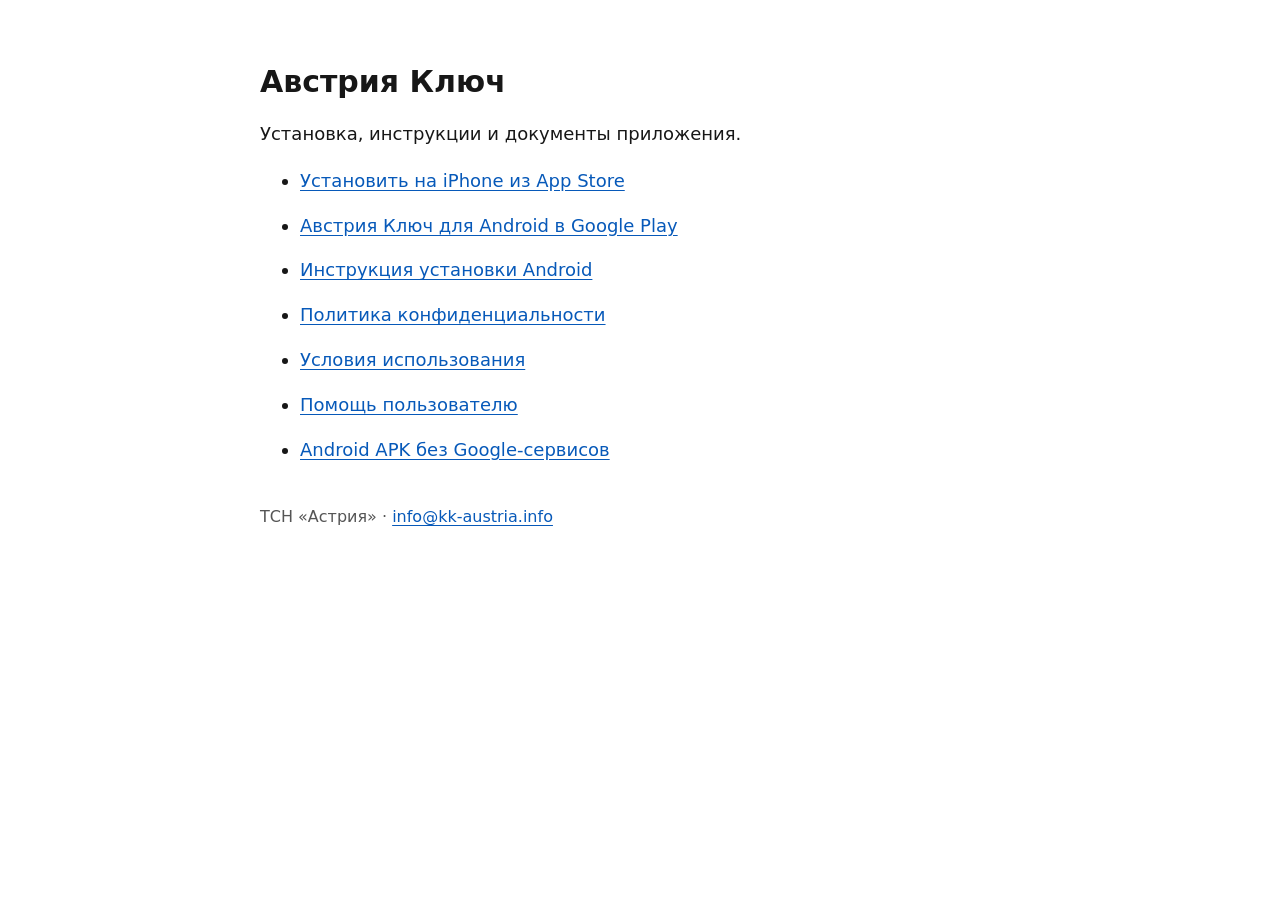
<file: index.html>
<!doctype html>
<html lang="ru">
<head>
  <meta charset="utf-8">
  <meta name="viewport" content="width=device-width, initial-scale=1">
  <base target="_blank">
  <title>Австрия Ключ: документы</title>
  <style>
    body { margin: 0; background: #fff; color: #171717; font: 18px/1.6 system-ui, sans-serif; }
    main { max-width: 760px; margin: 64px auto; padding: 0 24px; }
    h1 { font-size: 30px; line-height: 1.2; }
    a { color: #0759b9; text-underline-offset: 3px; }
    li { margin: 16px 0; }
    footer { margin-top: 40px; font-size: 16px; color: #555; }
  </style>
</head>
<body>
  <main>
    <h1>Австрия Ключ</h1>
    <p>Установка, инструкции и документы приложения.</p>
    <ul>
      <li><a href="https://apps.apple.com/ru/app/id6819685293">Установить на iPhone из App Store</a></li>
      <li><a href="https://play.google.com/store/apps/details?id=ru.austria.key">Австрия Ключ для Android в Google Play</a></li>
      <li><a href="testing/android.html">Инструкция установки Android</a></li>
      <li><a href="privacy.html">Политика конфиденциальности</a></li>
      <li><a href="terms.html">Условия использования</a></li>
      <li><a href="help.html">Помощь пользователю</a></li>
      <li><a href="downloads/index.html">Android APK без Google-сервисов</a></li>
    </ul>
    <footer>ТСН «Астрия» · <a href="mailto:info@kk-austria.info">info@kk-austria.info</a></footer>
  </main>
</body>
</html>
</file>
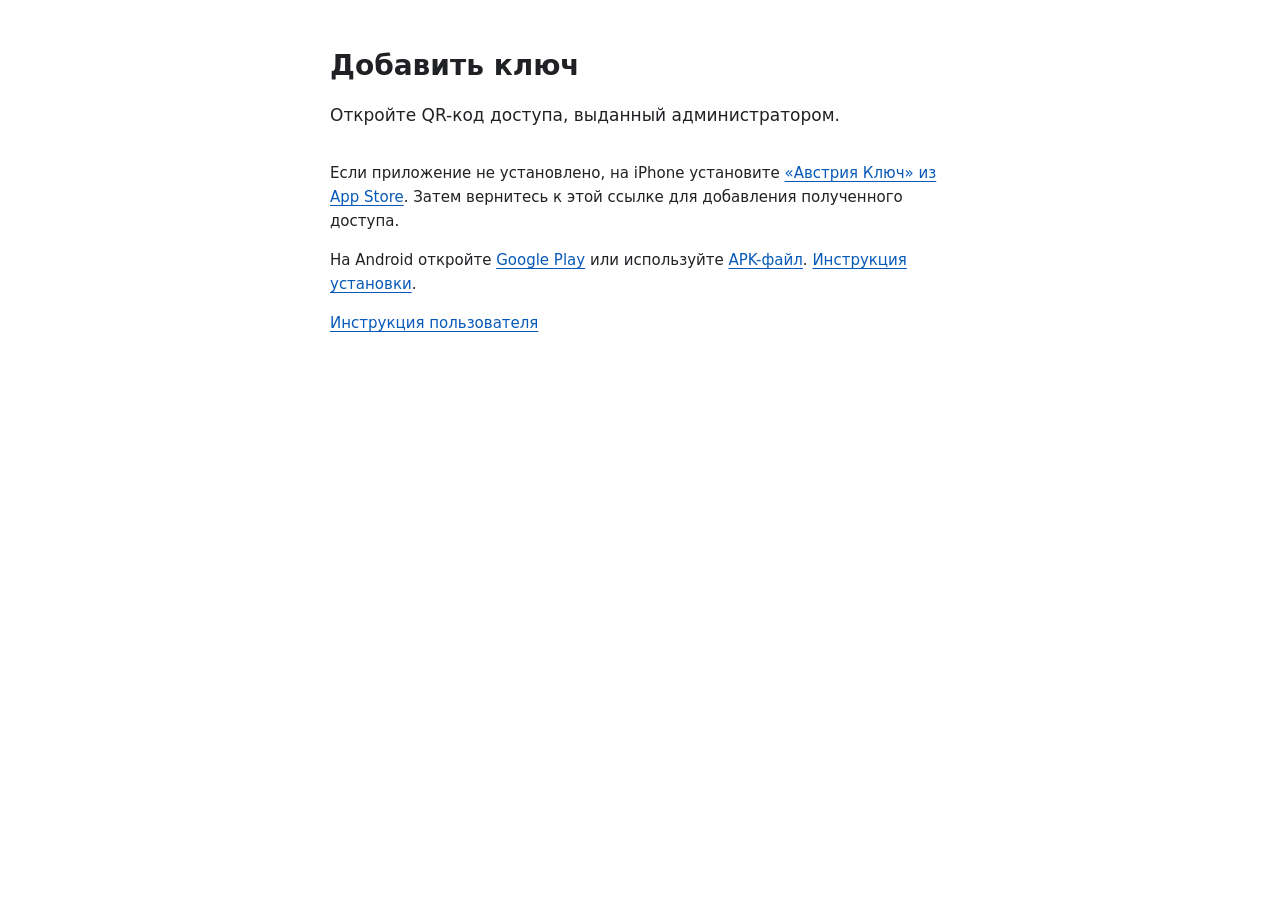
<file: activate/index.html>
<!doctype html>
<html lang="ru">
<head>
  <meta charset="utf-8">
  <meta name="viewport" content="width=device-width, initial-scale=1">
  <meta name="referrer" content="no-referrer">
  <meta http-equiv="Content-Security-Policy" content="default-src 'none'; script-src 'unsafe-inline'; style-src 'unsafe-inline'; connect-src 'none'; img-src 'none'; base-uri 'none'; form-action 'none'">
  <title>Добавить ключ — Австрия Ключ</title>
  <style>
    body { margin: 0; background: #fff; color: #202124; font: 17px/1.6 system-ui, sans-serif; }
    main { max-width: 620px; margin: 48px auto; padding: 0 24px; }
    h1 { font-size: 28px; line-height: 1.25; }
    p { overflow-wrap: anywhere; }
    button { min-height: 48px; max-width: 100%; padding: 12px 24px; background: #166438; color: #fff; border: 0; border-radius: 6px; font: inherit; cursor: pointer; }
    button:focus-visible { outline: 3px solid #166438; outline-offset: 4px; }
    a { color: #0759b9; text-underline-offset: 3px; }
    .secondary { margin-top: 32px; font-size: 15px; }
    [hidden] { display: none; }
  </style>
</head>
<body>
  <main>
    <h1>Добавить ключ</h1>
    <p id="status">Откройте QR-код доступа, выданный администратором.</p>
    <button id="open" type="button" hidden>Открыть приложение</button>
    <p id="notice" hidden>Если система не открыла импорт сама, откройте приложение и сканируйте исходный QR-код внутри него либо выберите изображение с QR или JSON-файл. Кнопка только запускает приложение и не передаёт ключ. Первая активация выполняется рядом с калиткой через Bluetooth; эта страница не активирует доступ на сервере.</p>
    <section class="secondary">
      <p>Если приложение не установлено, на iPhone установите <a href="https://apps.apple.com/ru/app/id6819685293" target="_blank" rel="noopener noreferrer">«Австрия Ключ» из App Store</a>. Затем вернитесь к этой ссылке для добавления полученного доступа.</p>
      <p>На Android откройте <a href="https://play.google.com/store/apps/details?id=ru.austria.key" target="_blank" rel="noopener noreferrer">Google Play</a> или используйте <a href="../downloads/index.html" target="_blank" rel="noopener noreferrer">APK-файл</a>. <a href="../testing/android.html" target="_blank" rel="noopener noreferrer">Инструкция установки</a>.</p>
      <p><a href="/help.html" rel="noreferrer">Инструкция пользователя</a></p>
    </section>
    <noscript><p>Откройте установленное приложение и импортируйте исходный QR, изображение или JSON внутри него.</p></noscript>
  </main>
  <script>
    (() => {
      'use strict';
      const status = document.getElementById('status');
      const button = document.getElementById('open');
      const notice = document.getElementById('notice');
      let ready = false;
      function importLink() {
        const hash = location.hash;
        const canonicalPage = location.protocol === 'https:' && location.host === 'austria-key.github.io' && location.pathname === '/activate/' && location.search === '';
        history.replaceState(null, '', '/activate/');
        ready = false;
        button.hidden = true;
        notice.hidden = true;
        status.textContent = 'Откройте QR-код доступа, выданный администратором.';
        if (!hash) return;
        try {
        if (!canonicalPage || !/^#key=[A-Za-z0-9_-]+$/.test(hash) || hash.length > 12288) throw new Error();
        const payload = hash.slice(5);
        const raw = atob(payload.replace(/-/g, '+').replace(/_/g, '/') + '='.repeat((4 - payload.length % 4) % 4));
        if (raw.length > 8192 || btoa(raw).replace(/\+/g, '-').replace(/\//g, '_').replace(/=/g, '') !== payload) throw new Error();
        const key = JSON.parse(new TextDecoder('utf-8', {fatal: true}).decode(Uint8Array.from(raw, value => value.charCodeAt(0))));
        if (key.v !== 1 || key.type !== 'austria-key' || typeof key.key_id !== 'string' || !/^[a-f0-9]{32}$/.test(key.key_id)
            || typeof key.gate_id !== 'string' || !/^[a-z0-9][a-z0-9_-]{0,63}$/.test(key.gate_id)
            || typeof key.apartment !== 'string' || !/^[0-9]{1,5}(?:\/[0-9]{1,5})?$/.test(key.apartment)
            || typeof key.activation_code !== 'string' || !/^[A-Za-z0-9_-]{43}$/.test(key.activation_code)
            || typeof key.gate_public_key !== 'string' || !/^[A-Za-z0-9+/]{87}=$/.test(key.gate_public_key)) throw new Error();
        const code = atob(key.activation_code.replace(/-/g, '+').replace(/_/g, '/') + '=');
        const publicKey = atob(key.gate_public_key);
        if (code.length !== 32 || publicKey.length !== 65 || publicKey.charCodeAt(0) !== 4
            || btoa(publicKey) !== key.gate_public_key
            || btoa(code).replace(/\+/g, '-').replace(/\//g, '_').replace(/=/g, '') !== key.activation_code) throw new Error();
        status.textContent = 'Откройте приложение и сканируйте QR-код внутри него.';
        ready = true;
        button.hidden = false;
        notice.hidden = false;
        } catch (_) {
          status.textContent = 'Ссылка доступа повреждена или не поддерживается. Получите новый QR-код у администратора.';
        }
      }
      button.addEventListener('click', () => {
        if (ready) location.assign('austriakey://home');
      });
      addEventListener('hashchange', importLink);
      importLink();
    })();
  </script>
</body>
</html>
</file>
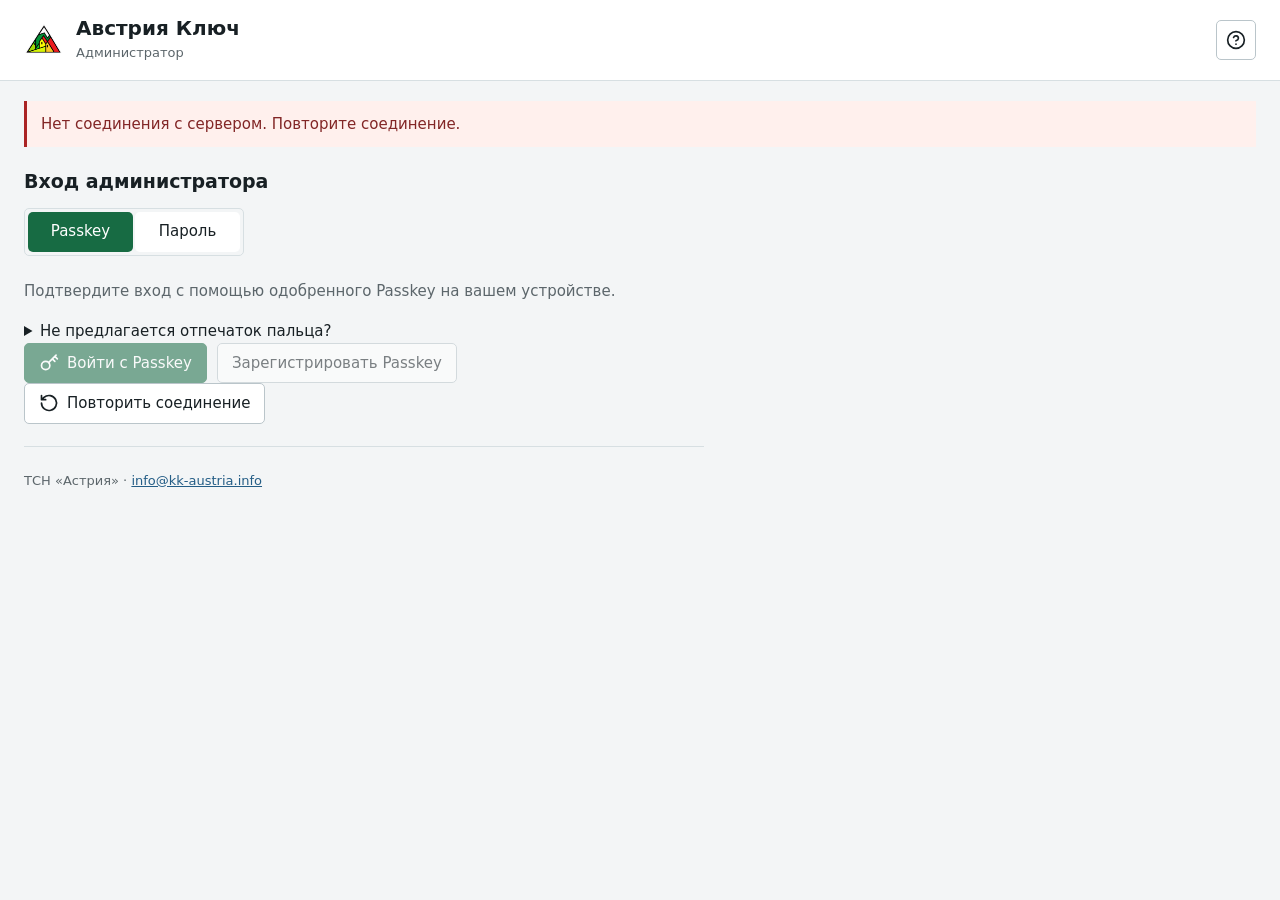
<file: admin/index.html>
<!doctype html>
<html lang="ru">
<head>
  <meta charset="utf-8">
  <meta name="viewport" content="width=device-width, initial-scale=1">
  <meta name="robots" content="noindex, nofollow, noarchive">
  <meta name="referrer" content="no-referrer">
  <meta http-equiv="Content-Security-Policy" content="default-src 'none'; script-src 'self'; style-src 'self'; img-src 'self' blob:; connect-src https://a.tlgrm.cx; base-uri 'none'; form-action 'none'; object-src 'none'">
  <title>Австрия Ключ: администратор</title>
  <link rel="stylesheet" href="admin.css?v=20261014-openings-filter1">
  <script type="module" src="entry.js?v=20261016-ble-diagnostics1"></script>
</head>
<body>
  <header class="topbar">
    <div class="brand"><img src="assets/austria-logo.png" width="40" height="40" alt=""><div><h1>Австрия Ключ</h1><span>Администратор</span></div></div>
    <div class="header-actions"><span id="identity" class="identity" hidden></span><a class="icon-button" href="help.html" target="_blank" rel="noopener noreferrer" title="Инструкция" aria-label="Инструкция"><svg viewBox="0 0 24 24" aria-hidden="true"><circle cx="12" cy="12" r="10"/><path d="M9.1 9a3 3 0 0 1 5.8 1c0 2-3 3-3 3M12 17h.01"/></svg></a><button id="extra-passkey" class="icon-button" hidden title="Добавить Passkey" aria-label="Добавить Passkey"><svg viewBox="0 0 24 24" aria-hidden="true"><circle cx="8" cy="15" r="5"/><path d="m11.5 11.5 9-9M16 7l3 3M19 4l3 3"/></svg></button><button id="logout" class="icon-button" hidden title="Выйти" aria-label="Выйти"><svg viewBox="0 0 24 24" aria-hidden="true"><path d="M9 21H5a2 2 0 0 1-2-2V5a2 2 0 0 1 2-2h4M16 17l5-5-5-5M21 12H9"/></svg></button></div>
  </header>
  <main>
    <div id="message" class="message" role="status" aria-live="polite" hidden></div>
    <section id="auth-view" class="auth-view">
      <h2>Вход администратора</h2>
      <div class="auth-modes" role="group" aria-label="Способ входа"><button id="auth-passkey" class="selected" type="button" aria-pressed="true">Passkey</button><button id="auth-password" type="button" aria-pressed="false">Пароль</button></div>
      <div id="passkey-login-panel">
      <p>Подтвердите вход с помощью одобренного Passkey на вашем устройстве.</p>
      <details><summary>Не предлагается отпечаток пальца?</summary><label for="login-request-number">Номер одобренного запроса регистрации</label><input id="login-request-number" type="number" min="1" step="1" inputmode="numeric"><p>Введите номер, полученный после создания Passkey, и нажмите «Войти с Passkey». Запрос должен быть одобрен владельцем. После успешного входа номер запомнится в этом браузере.</p></details>
      <div class="actions"><button id="login" class="primary" disabled><svg viewBox="0 0 24 24" aria-hidden="true"><circle cx="8" cy="15" r="5"/><path d="m11.5 11.5 9-9M16 7l3 3M19 4l3 3"/></svg>Войти с Passkey</button><button id="show-register" disabled>Зарегистрировать Passkey</button></div>
      </div>
      <div id="password-login-panel" hidden>
        <form id="password-form" class="password-form">
          <label>Администратор<select id="password-account" name="username" autocomplete="username" required></select></label>
          <label>Пароль<input id="password" name="password" type="password" autocomplete="current-password" maxlength="256" required></label>
          <label class="checkbox-label"><input id="remember-password" type="checkbox" checked>Сохранить пароль</label>
          <button id="password-login" class="primary" type="submit" disabled><svg viewBox="0 0 24 24" aria-hidden="true"><path d="M9 21H5a2 2 0 0 1-2-2V5a2 2 0 0 1 2-2h4M16 17l5-5-5-5M21 12H9"/></svg>Войти</button>
        </form>
        <p id="password-accounts-empty" class="muted" hidden>Парольный вход пока не подключён. Обратитесь к владельцу.</p>
      </div>
      <div class="actions"><button id="retry-session" hidden><svg viewBox="0 0 24 24" aria-hidden="true"><path d="M3 12a9 9 0 1 0 3-6.7L3 8M3 3v5h5"/></svg>Повторить соединение</button></div>
    </section>
    <section id="register-panel" hidden>
      <div class="section-heading"><h2>Новый Passkey</h2><button id="close-register" class="icon-button" title="Закрыть" aria-label="Закрыть"><svg viewBox="0 0 24 24" aria-hidden="true"><path d="m18 6-12 12M6 6l12 12"/></svg></button></div>
      <form id="register-form" class="form-grid">
        <label>Имя администратора<input id="register-name" name="name" maxlength="80" autocomplete="name" required></label>
        <label>Название устройства<input id="device-label" name="device_label" maxlength="80" placeholder="Например, рабочий телефон" autocomplete="off" required></label>
        <div class="full"><button id="show-bootstrap" type="button" class="text-button">Первоначальная настройка владельца</button><label id="bootstrap-label" hidden>Одноразовый код настройки<input id="bootstrap" type="password" maxlength="256" autocomplete="off"></label></div>
        <div class="actions full"><button id="register" class="primary" type="submit">Создать Passkey</button></div>
      </form>
      <p class="muted">После регистрации передайте владельцу номер запроса и отпечаток. До одобрения новый Passkey не даёт права выдавать QR.</p>
      <div id="registration-result" class="registration-result" hidden></div>
    </section>
    <div id="admin-view" hidden>
      <nav class="tabs" aria-label="Разделы"><button id="tab-keys" class="selected" aria-current="page">Выдачи QR</button><button id="tab-accounts" hidden>Администраторы</button><button id="tab-controllers" hidden>Контроллеры</button><button id="tab-openings" hidden>Журнал открытий</button></nav>
      <div id="keys-view">
        <section>
          <h2>Выдать доступ</h2>
          <form id="issue-form" class="issue-form">
            <label>Квартира или домовладение<input id="apartment" name="apartment" inputmode="text" placeholder="60/2" pattern="[0-9]{1,5}(/[0-9]{1,5})?" maxlength="11" autocomplete="off" required></label>
            <label class="quantity">Количество QR<input id="quantity" name="quantity" type="number" min="1" max="50" value="1" step="1" required></label>
            <button id="issue" class="primary" type="submit"><svg viewBox="0 0 24 24" aria-hidden="true"><path d="M12 5v14M5 12h14"/></svg>Выпустить QR</button>
          </form>
          <div id="batch-result" class="batch-result" hidden></div>
        </section>
        <section>
          <div class="section-heading"><h2>История выдач</h2><button id="refresh-history" class="icon-button" title="Обновить историю" aria-label="Обновить историю"><svg viewBox="0 0 24 24" aria-hidden="true"><path d="M3 12a9 9 0 1 0 3-6.7L3 8M3 3v5h5"/></svg></button></div>
          <form id="filter-form" class="filters"><label>Квартира<input id="filter-apartment" placeholder="Все квартиры" maxlength="11" autocomplete="off"></label><label>Статус<select id="filter-status"><option value="">Все статусы</option><option value="pending">Не использован</option><option value="active">Активирован</option><option value="revoked">Отозван</option></select></label><button type="submit">Показать</button></form>
          <p class="admin-notice">Отзыв обычно поступает на контроллер при синхронизации в течение 5 минут. Без связи ранее активированный доступ может действовать до 24 часов после последней успешной синхронизации. Неиспользованный отозванный QR активировать нельзя.</p>
          <div class="table-wrap"><table><thead><tr><th>Дата выдачи</th><th>Квартира</th><th>QR №</th><th>В пакете</th><th>Статус</th><th>Действия</th></tr></thead><tbody id="history"></tbody></table></div>
          <p id="history-empty" class="empty" hidden>Выдач нет.</p>
        </section>
      </div>
      <div id="accounts-view" hidden>
        <section>
          <div class="section-heading"><h2>Запросы на регистрацию</h2><button id="refresh-accounts" class="icon-button" title="Обновить администраторов" aria-label="Обновить администраторов"><svg viewBox="0 0 24 24" aria-hidden="true"><path d="M3 12a9 9 0 1 0 3-6.7L3 8M3 3v5h5"/></svg></button></div>
          <p class="muted">Сверьте номер запроса и отпечаток с человеком по независимому каналу. Одного указанного имени недостаточно.</p>
          <div class="table-wrap"><table class="requests-table"><thead><tr><th>Запрос</th><th>Имя и устройство</th><th>Отпечаток</th><th>Назначить</th><th>Действия</th></tr></thead><tbody id="requests"></tbody></table></div>
          <p id="requests-empty" class="empty" hidden>Ожидающих запросов нет.</p>
        </section>
        <section><h2>Администраторы и Passkey</h2><div id="principals" class="principal-list"></div><p id="principals-empty" class="empty" hidden>Администраторов нет.</p></section>
      </div>
      <div id="openings-view" hidden>
        <section>
          <div class="section-heading"><h2>Журнал открытий</h2><button id="refresh-openings" class="icon-button" title="Обновить журнал открытий" aria-label="Обновить журнал открытий"><svg viewBox="0 0 24 24" aria-hidden="true"><path d="M3 12a9 9 0 1 0 3-6.7L3 8M3 3v5h5"/></svg></button></div>
          <form id="openings-filter-form" class="filters"><label>Квартира<input id="openings-apartment" placeholder="Все квартиры" maxlength="11" autocomplete="off"></label><button id="filter-openings" type="submit">Показать</button></form>
          <p id="openings-status" role="status" aria-live="polite"></p>
          <div class="table-wrap"><table class="opening-table"><thead><tr><th>Время события (МСК)</th><th>Квартира</th><th>QR №</th></tr></thead><tbody id="openings"></tbody></table></div>
          <p id="openings-empty" class="empty" hidden>Открытий пока нет.</p>
          <button id="more-openings" type="button" hidden>Загрузить ещё</button>
        </section>
      </div>
      <div id="controllers-view" hidden>
        <section>
          <div class="section-heading"><h2>Контроллеры</h2><button id="refresh-controllers" class="icon-button" title="Обновить контроллеры" aria-label="Обновить контроллеры"><svg viewBox="0 0 24 24" aria-hidden="true"><path d="M3 12a9 9 0 1 0 3-6.7L3 8M3 3v5h5"/></svg></button></div>
          <div class="table-wrap"><table><thead><tr><th>Контроллер</th><th>Калитка</th><th>Модель</th><th>Прошивка</th><th>Последняя связь</th><th>Обновление</th><th>Диагностика</th><th>Перезапуск</th></tr></thead><tbody id="controllers"></tbody></table></div>
          <p id="controllers-empty" class="empty" hidden>Контроллеров с поддержкой удалённого управления пока нет.</p>
        </section>
        <section id="controller-diagnostics" hidden>
          <div class="section-heading"><h2 id="controller-diagnostics-title">Диагностика</h2><button id="refresh-diagnostics" class="icon-button" title="Обновить диагностику" aria-label="Обновить диагностику"><svg viewBox="0 0 24 24" aria-hidden="true"><path d="M3 12a9 9 0 1 0 3-6.7L3 8M3 3v5h5"/></svg></button></div>
          <p id="controller-diagnostics-status" role="status"></p>
          <dl id="controller-diagnostics-summary" class="diagnostics-summary"></dl>
          <div class="table-wrap"><table><thead><tr><th>Время события (МСК)</th><th>Получено сервером (МСК)</th><th>Запуск</th><th>После запуска</th><th>Этап</th><th>Результат</th><th>Квартира</th><th>HTTP</th><th>TLS</th><th>Причина Wi-Fi</th></tr></thead><tbody id="controller-diagnostics-events"></tbody></table></div>
          <p id="controller-diagnostics-empty" class="empty" hidden>Событий пока нет.</p>
          <div id="controller-crashes" hidden>
            <h3>Аварийные перезапуски</h3>
            <div class="table-wrap"><table><thead><tr><th>Получено сервером</th><th>Прошивка</th><th>Причина</th><th>Ядро</th><th>Адрес сбоя</th><th>Трассировка</th></tr></thead><tbody id="controller-diagnostics-crashes"></tbody></table></div>
          </div>
        </section>
        <section>
          <h2>Изменить Wi-Fi</h2>
          <form id="controller-wifi-form" class="form-grid" autocomplete="off">
            <label>Контроллер<select id="wifi-controller" required></select></label>
            <label>Имя новой сети<input id="controller-ssid" maxlength="32" autocomplete="off" required></label>
            <label>Пароль новой сети<input id="controller-password" type="password" maxlength="63" autocomplete="new-password"></label>
            <div class="actions full"><button id="controller-wifi-submit" type="submit" class="primary">Изменить Wi-Fi</button></div>
          </form>
        </section>
        <section>
          <h2>Обновить прошивку</h2>
          <form id="controller-firmware-form" class="form-grid">
            <label>Контроллер<select id="firmware-controller" required></select></label>
            <label>Версия прошивки<select id="controller-firmware" required></select></label>
            <div class="actions full"><button id="controller-firmware-submit" type="submit" class="primary">Обновить прошивку</button></div>
          </form>
        </section>
      </div>
    </div>
  </main>
  <footer>ТСН «Астрия» · <a href="mailto:info@kk-austria.info" target="_blank" rel="noopener noreferrer">info@kk-austria.info</a></footer>
  <dialog id="confirm-dialog" aria-labelledby="confirm-title"><form method="dialog"><h2 id="confirm-title"></h2><p id="confirm-text"></p><div class="actions"><button value="cancel" autofocus>Отмена</button><button id="confirm-submit" value="confirm" class="danger">Подтвердить</button></div></form></dialog>
  <noscript>Для работы панели включите JavaScript в браузере.</noscript>
</body>
</html>
</file>
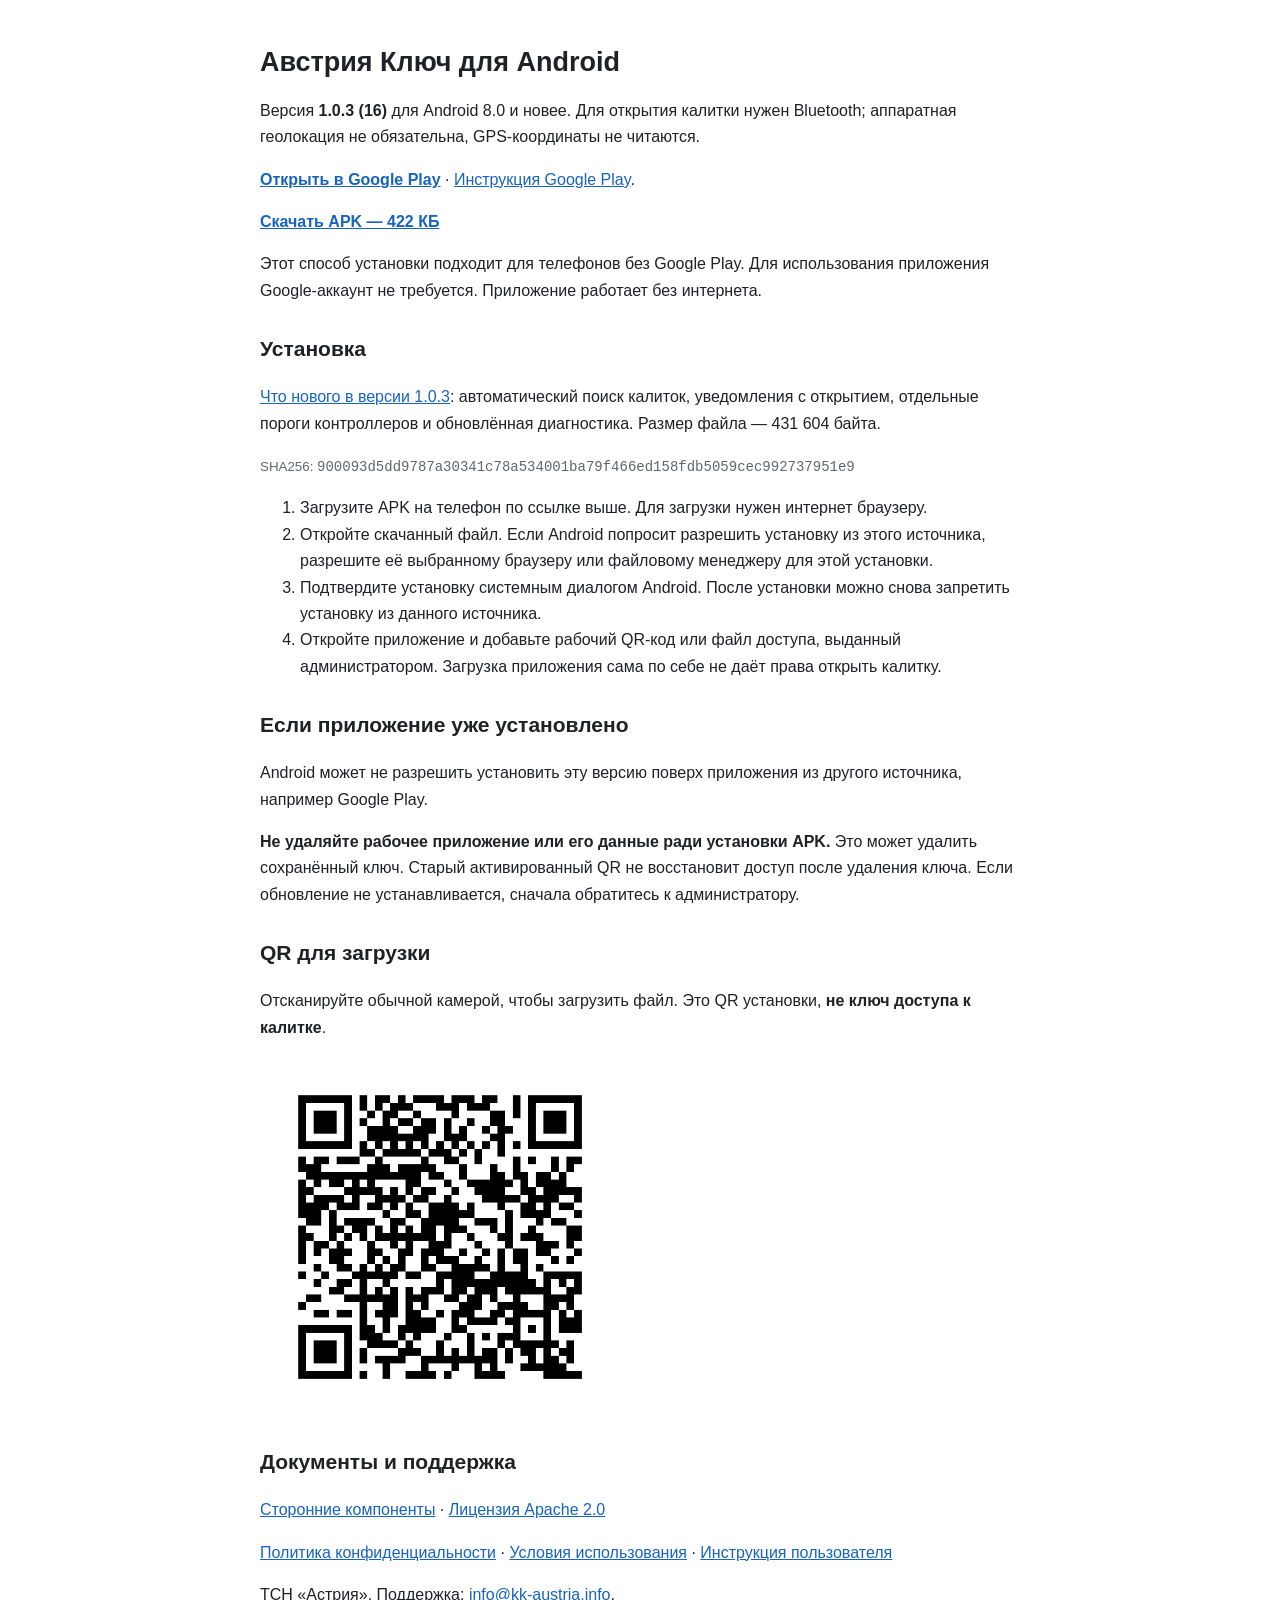
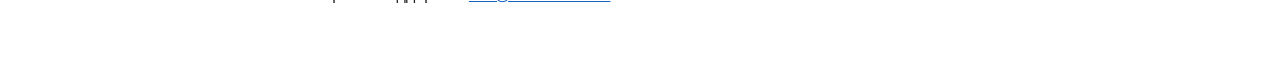
<file: downloads/index.html>
<!doctype html>
<html lang="ru">
<head>
  <meta charset="utf-8">
  <meta name="viewport" content="width=device-width, initial-scale=1">
  <base target="_blank">
  <title>Австрия Ключ — загрузка Android APK</title>
  <style>
    body{margin:0;background:#fff;color:#202124;font:16px/1.65 -apple-system,BlinkMacSystemFont,"Segoe UI",sans-serif}
    main{max-width:760px;margin:0 auto;padding:28px 24px 48px}
    h1{font-size:27px;line-height:1.25}h2{font-size:21px;margin-top:28px}
    p,li,code{overflow-wrap:anywhere}a{color:#1664c0}code{font-size:14px}
    img{display:block;width:min(100%,360px);height:auto}small{color:#62656a}
  </style>
</head>
<body><main>
  <h1>Австрия Ключ для Android</h1>
  <p>Версия <strong>1.0.3 (16)</strong> для Android 8.0 и новее. Для открытия калитки нужен Bluetooth; аппаратная геолокация не обязательна, GPS-координаты не читаются.</p>
  <p><a href="https://play.google.com/store/apps/details?id=ru.austria.key"><strong>Открыть в Google Play</strong></a> · <a href="../testing/android.html">Инструкция Google Play</a>.</p>
  <p><a href="austria-key-android.apk" download="austria-key-android.apk"><strong>Скачать APK — 422 КБ</strong></a></p>
  <p>Этот способ установки подходит для телефонов без Google Play. Для использования приложения Google-аккаунт не требуется. Приложение работает без интернета.</p>
  <h2>Установка</h2>
  <p><a href="release-1.0.3.html">Что нового в версии 1.0.3</a>: автоматический поиск калиток, уведомления с открытием, отдельные пороги контроллеров и обновлённая диагностика. Размер файла — 431 604 байта.</p>
  <p><small>SHA256: <code>900093d5dd9787a30341c78a534001ba79f466ed158fdb5059cec992737951e9</code></small></p>
  <ol>
    <li>Загрузите APK на телефон по ссылке выше. Для загрузки нужен интернет браузеру.</li>
    <li>Откройте скачанный файл. Если Android попросит разрешить установку из этого источника, разрешите её выбранному браузеру или файловому менеджеру для этой установки.</li>
    <li>Подтвердите установку системным диалогом Android. После установки можно снова запретить установку из данного источника.</li>
    <li>Откройте приложение и добавьте рабочий QR-код или файл доступа, выданный администратором. Загрузка приложения сама по себе не даёт права открыть калитку.</li>
  </ol>
  <h2>Если приложение уже установлено</h2>
  <p>Android может не разрешить установить эту версию поверх приложения из другого источника, например Google Play.</p>
  <p><strong>Не удаляйте рабочее приложение или его данные ради установки APK.</strong> Это может удалить сохранённый ключ. Старый активированный QR не восстановит доступ после удаления ключа. Если обновление не устанавливается, сначала обратитесь к администратору.</p>
  <h2>QR для загрузки</h2>
  <p>Отсканируйте обычной камерой, чтобы загрузить файл. Это QR установки, <strong>не ключ доступа к калитке</strong>.</p>
  <img src="austria-key-android-install.png" width="564" height="564" alt="QR со ссылкой загрузки Android APK Австрия Ключ">
  <h2>Документы и поддержка</h2>
  <p><a href="third-party-notices.html">Сторонние компоненты</a> · <a href="LICENSE-APACHE-2.0.txt">Лицензия Apache 2.0</a></p>
  <p><a href="../privacy.html">Политика конфиденциальности</a> · <a href="../terms.html">Условия использования</a> · <a href="../help.html">Инструкция пользователя</a></p>
  <p>ТСН «Астрия». Поддержка: <a href="mailto:info@kk-austria.info">info@kk-austria.info</a>.</p>
</main></body>
</html>
</file>
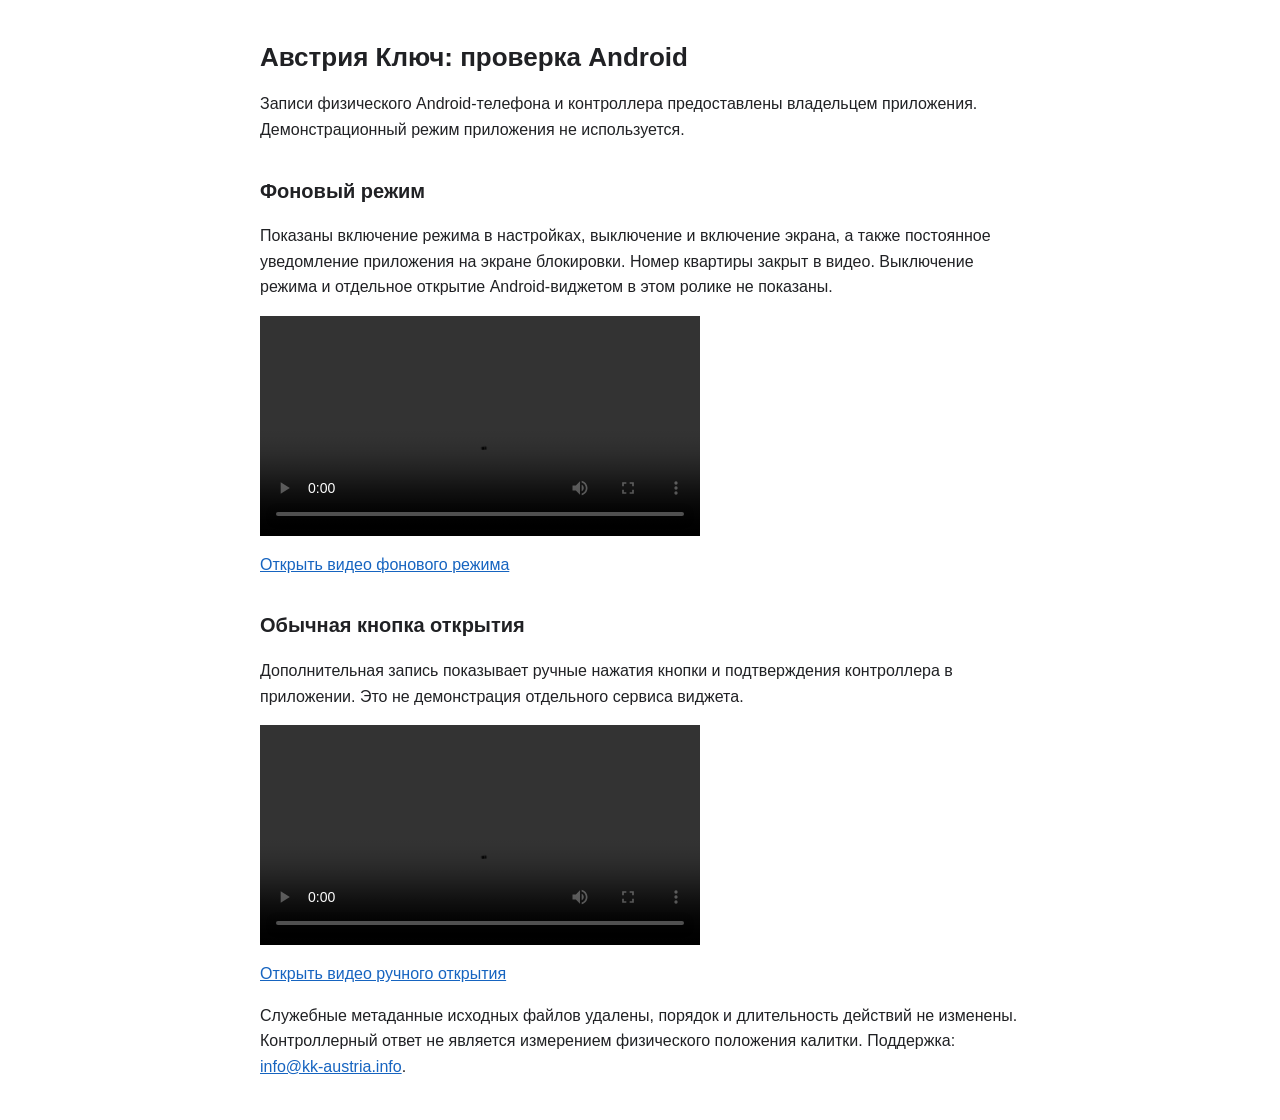
<file: review/android-services-9f6c3d6a/index.html>
<!doctype html>
<html lang="ru">
<head>
  <meta charset="utf-8">
  <meta name="viewport" content="width=device-width,initial-scale=1">
  <meta name="robots" content="noindex,nofollow">
  <meta name="referrer" content="no-referrer">
  <title>Австрия Ключ: материалы проверки Android</title>
  <style>body{font:16px/1.6 -apple-system,BlinkMacSystemFont,"Segoe UI",sans-serif;max-width:760px;margin:0 auto;padding:24px;color:#202124;background:white}h1{font-size:26px;line-height:1.25}h2{font-size:20px;margin-top:32px}video{display:block;width:100%;max-width:440px;max-height:75vh;background:black}a{color:#1664c0}p{overflow-wrap:anywhere}</style>
</head>
<body>
  <h1>Австрия Ключ: проверка Android</h1>
  <p>Записи физического Android-телефона и контроллера предоставлены владельцем приложения. Демонстрационный режим приложения не используется.</p>
  <h2>Фоновый режим</h2>
  <p>Показаны включение режима в настройках, выключение и включение экрана, а также постоянное уведомление приложения на экране блокировки. Номер квартиры закрыт в видео. Выключение режима и отдельное открытие Android-виджетом в этом ролике не показаны.</p>
  <video controls playsinline preload="metadata" src="android-background-inspected.mp4"></video>
  <p><a href="android-background-inspected.mp4">Открыть видео фонового режима</a></p>
  <h2>Обычная кнопка открытия</h2>
  <p>Дополнительная запись показывает ручные нажатия кнопки и подтверждения контроллера в приложении. Это не демонстрация отдельного сервиса виджета.</p>
  <video controls playsinline preload="metadata" src="android-manual-inspected.mp4"></video>
  <p><a href="android-manual-inspected.mp4">Открыть видео ручного открытия</a></p>
  <p>Служебные метаданные исходных файлов удалены, порядок и длительность действий не изменены. Контроллерный ответ не является измерением физического положения калитки. Поддержка: <a href="mailto:info@kk-austria.info">info@kk-austria.info</a>.</p>
</body>
</html>
</file>
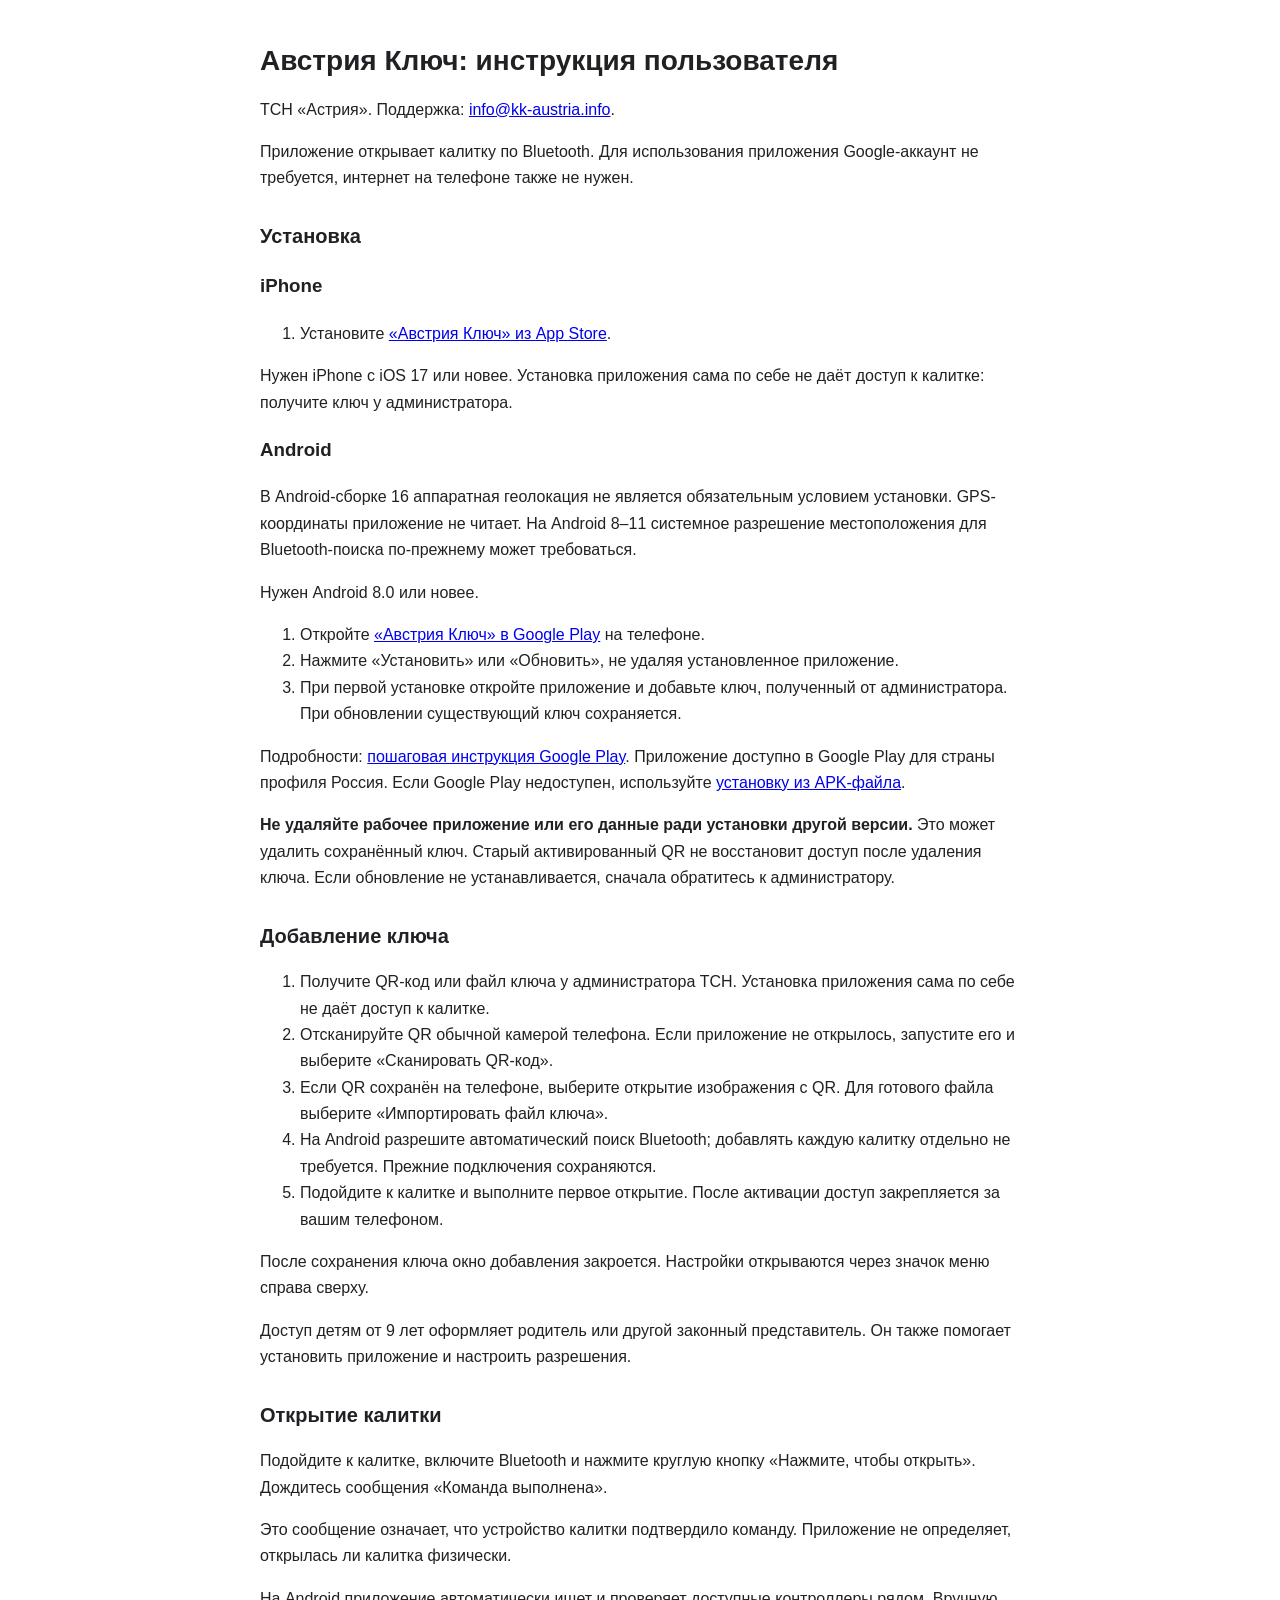
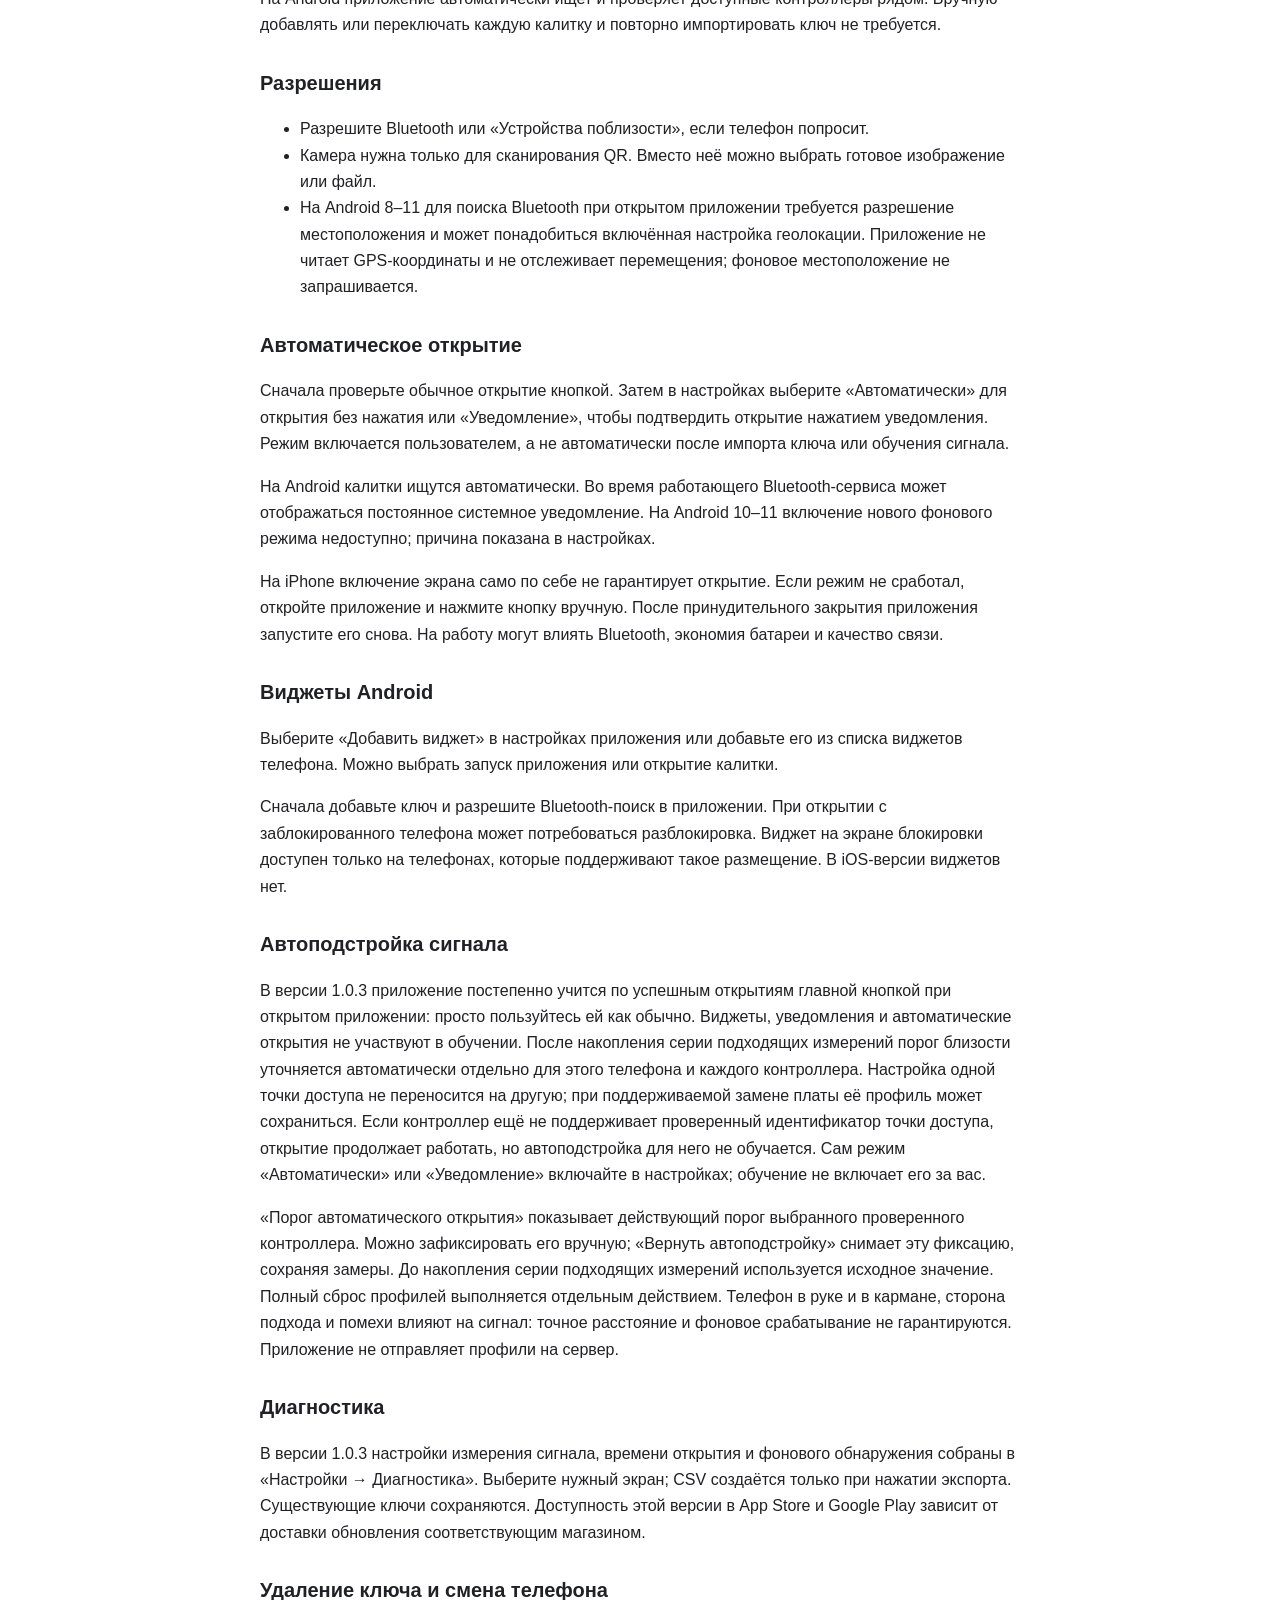
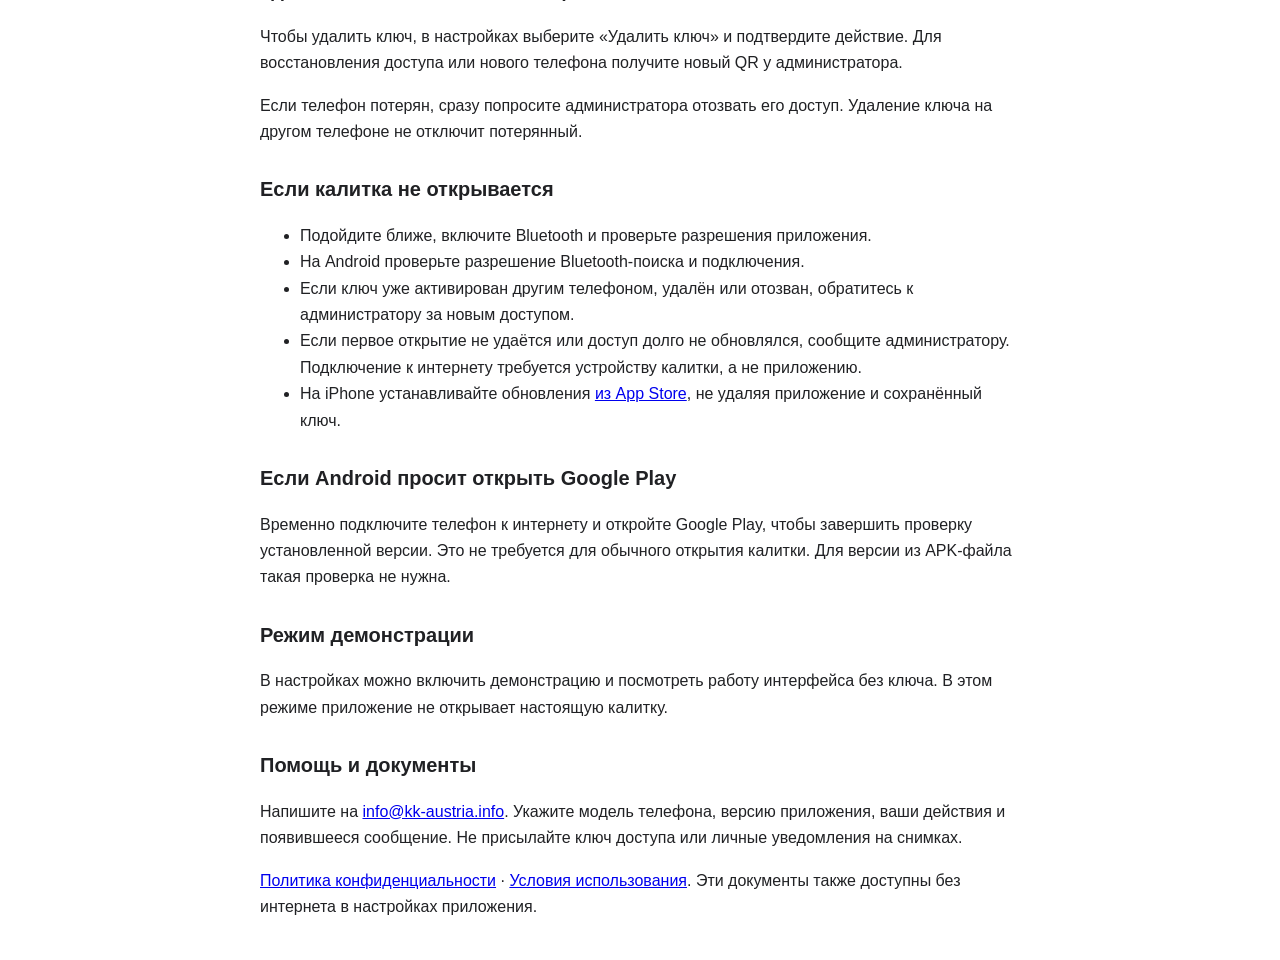
<file: help.html>
<!doctype html><html lang="ru"><head><meta charset="utf-8"><meta name="viewport" content="width=device-width,initial-scale=1"><base target="_blank"><title>Инструкция пользователя — Австрия Ключ</title><style>body{font:16px/1.65 -apple-system,BlinkMacSystemFont,"Segoe UI",sans-serif;max-width:760px;margin:0 auto;padding:24px;color:#202124}h1{font-size:28px;line-height:1.25}h2{font-size:20px;margin-top:28px}p,li{overflow-wrap:anywhere}</style></head><body>
<h1>Австрия Ключ: инструкция пользователя</h1>
<p>ТСН «Астрия». Поддержка: <a href="mailto:info@kk-austria.info">info@kk-austria.info</a>.</p>
<p>Приложение открывает калитку по Bluetooth. Для использования приложения Google-аккаунт не требуется, интернет на телефоне также не нужен.</p>

<h2>Установка</h2>
<h3>iPhone</h3>
<ol>
  <li>Установите <a href="https://apps.apple.com/ru/app/id6819685293">«Австрия Ключ» из App Store</a>.</li>
</ol>
<p>Нужен iPhone с iOS 17 или новее. Установка приложения сама по себе не даёт доступ к калитке: получите ключ у администратора.</p>

<h3 id="android-google-play">Android</h3>
<p>В Android-сборке 16 аппаратная геолокация не является обязательным условием установки. GPS-координаты приложение не читает. На Android 8–11 системное разрешение местоположения для Bluetooth-поиска по-прежнему может требоваться.</p>
<p>Нужен Android 8.0 или новее.</p>
<ol>
  <li>Откройте <a href="https://play.google.com/store/apps/details?id=ru.austria.key">«Австрия Ключ» в Google Play</a> на телефоне.</li>
  <li>Нажмите «Установить» или «Обновить», не удаляя установленное приложение.</li>
  <li>При первой установке откройте приложение и добавьте ключ, полученный от администратора. При обновлении существующий ключ сохраняется.</li>
</ol>
<p>Подробности: <a href="testing/android.html">пошаговая инструкция Google Play</a>. Приложение доступно в Google Play для страны профиля Россия. Если Google Play недоступен, используйте <a href="downloads/index.html">установку из APK-файла</a>.</p>
<p><strong>Не удаляйте рабочее приложение или его данные ради установки другой версии.</strong> Это может удалить сохранённый ключ. Старый активированный QR не восстановит доступ после удаления ключа. Если обновление не устанавливается, сначала обратитесь к администратору.</p>

<h2>Добавление ключа</h2>
<ol>
  <li>Получите QR-код или файл ключа у администратора ТСН. Установка приложения сама по себе не даёт доступ к калитке.</li>
  <li>Отсканируйте QR обычной камерой телефона. Если приложение не открылось, запустите его и выберите «Сканировать QR-код».</li>
  <li>Если QR сохранён на телефоне, выберите открытие изображения с QR. Для готового файла выберите «Импортировать файл ключа».</li>
  <li>На Android разрешите автоматический поиск Bluetooth; добавлять каждую калитку отдельно не требуется. Прежние подключения сохраняются.</li>
  <li>Подойдите к калитке и выполните первое открытие. После активации доступ закрепляется за вашим телефоном.</li>
</ol>
<p>После сохранения ключа окно добавления закроется. Настройки открываются через значок меню справа сверху.</p>
<p>Доступ детям от 9 лет оформляет родитель или другой законный представитель. Он также помогает установить приложение и настроить разрешения.</p>

<h2>Открытие калитки</h2>
<p>Подойдите к калитке, включите Bluetooth и нажмите круглую кнопку «Нажмите, чтобы открыть». Дождитесь сообщения «Команда выполнена».</p>
<p>Это сообщение означает, что устройство калитки подтвердило команду. Приложение не определяет, открылась ли калитка физически.</p>
<p>На Android приложение автоматически ищет и проверяет доступные контроллеры рядом. Вручную добавлять или переключать каждую калитку и повторно импортировать ключ не требуется.</p>

<h2>Разрешения</h2>
<ul>
  <li>Разрешите Bluetooth или «Устройства поблизости», если телефон попросит.</li>
  <li>Камера нужна только для сканирования QR. Вместо неё можно выбрать готовое изображение или файл.</li>
  <li>На Android 8–11 для поиска Bluetooth при открытом приложении требуется разрешение местоположения и может понадобиться включённая настройка геолокации. Приложение не читает GPS-координаты и не отслеживает перемещения; фоновое местоположение не запрашивается.</li>
</ul>

<h2>Автоматическое открытие</h2>
<p>Сначала проверьте обычное открытие кнопкой. Затем в настройках выберите «Автоматически» для открытия без нажатия или «Уведомление», чтобы подтвердить открытие нажатием уведомления. Режим включается пользователем, а не автоматически после импорта ключа или обучения сигнала.</p>
<p>На Android калитки ищутся автоматически. Во время работающего Bluetooth-сервиса может отображаться постоянное системное уведомление. На Android 10–11 включение нового фонового режима недоступно; причина показана в настройках.</p>
<p>На iPhone включение экрана само по себе не гарантирует открытие. Если режим не сработал, откройте приложение и нажмите кнопку вручную. После принудительного закрытия приложения запустите его снова. На работу могут влиять Bluetooth, экономия батареи и качество связи.</p>

<h2>Виджеты Android</h2>
<p>Выберите «Добавить виджет» в настройках приложения или добавьте его из списка виджетов телефона. Можно выбрать запуск приложения или открытие калитки.</p>
<p>Сначала добавьте ключ и разрешите Bluetooth-поиск в приложении. При открытии с заблокированного телефона может потребоваться разблокировка. Виджет на экране блокировки доступен только на телефонах, которые поддерживают такое размещение. В iOS-версии виджетов нет.</p>

<h2>Автоподстройка сигнала</h2>
<p>В версии 1.0.3 приложение постепенно учится по успешным открытиям главной кнопкой при открытом приложении: просто пользуйтесь ей как обычно. Виджеты, уведомления и автоматические открытия не участвуют в обучении. После накопления серии подходящих измерений порог близости уточняется автоматически отдельно для этого телефона и каждого контроллера. Настройка одной точки доступа не переносится на другую; при поддерживаемой замене платы её профиль может сохраниться. Если контроллер ещё не поддерживает проверенный идентификатор точки доступа, открытие продолжает работать, но автоподстройка для него не обучается. Сам режим «Автоматически» или «Уведомление» включайте в настройках; обучение не включает его за вас.</p>
<p>«Порог автоматического открытия» показывает действующий порог выбранного проверенного контроллера. Можно зафиксировать его вручную; «Вернуть автоподстройку» снимает эту фиксацию, сохраняя замеры. До накопления серии подходящих измерений используется исходное значение. Полный сброс профилей выполняется отдельным действием. Телефон в руке и в кармане, сторона подхода и помехи влияют на сигнал: точное расстояние и фоновое срабатывание не гарантируются. Приложение не отправляет профили на сервер.</p>
<h2>Диагностика</h2>
<p>В версии 1.0.3 настройки измерения сигнала, времени открытия и фонового обнаружения собраны в «Настройки → Диагностика». Выберите нужный экран; CSV создаётся только при нажатии экспорта. Существующие ключи сохраняются. Доступность этой версии в App Store и Google Play зависит от доставки обновления соответствующим магазином.</p>
<h2>Удаление ключа и смена телефона</h2>
<p>Чтобы удалить ключ, в настройках выберите «Удалить ключ» и подтвердите действие. Для восстановления доступа или нового телефона получите новый QR у администратора.</p>
<p>Если телефон потерян, сразу попросите администратора отозвать его доступ. Удаление ключа на другом телефоне не отключит потерянный.</p>

<h2>Если калитка не открывается</h2>
<ul>
  <li>Подойдите ближе, включите Bluetooth и проверьте разрешения приложения.</li>
  <li>На Android проверьте разрешение Bluetooth-поиска и подключения.</li>
  <li>Если ключ уже активирован другим телефоном, удалён или отозван, обратитесь к администратору за новым доступом.</li>
  <li>Если первое открытие не удаётся или доступ долго не обновлялся, сообщите администратору. Подключение к интернету требуется устройству калитки, а не приложению.</li>
  <li>На iPhone устанавливайте обновления <a href="https://apps.apple.com/ru/app/id6819685293">из App Store</a>, не удаляя приложение и сохранённый ключ.</li>
</ul>

<h2>Если Android просит открыть Google Play</h2>
<p>Временно подключите телефон к интернету и откройте Google Play, чтобы завершить проверку установленной версии. Это не требуется для обычного открытия калитки. Для версии из APK-файла такая проверка не нужна.</p>

<h2>Режим демонстрации</h2>
<p>В настройках можно включить демонстрацию и посмотреть работу интерфейса без ключа. В этом режиме приложение не открывает настоящую калитку.</p>

<h2>Помощь и документы</h2>
<p>Напишите на <a href="mailto:info@kk-austria.info">info@kk-austria.info</a>. Укажите модель телефона, версию приложения, ваши действия и появившееся сообщение. Не присылайте ключ доступа или личные уведомления на снимках.</p>
<p><a href="privacy.html">Политика конфиденциальности</a> · <a href="terms.html">Условия использования</a>. Эти документы также доступны без интернета в настройках приложения.</p>
</body></html>
</file>
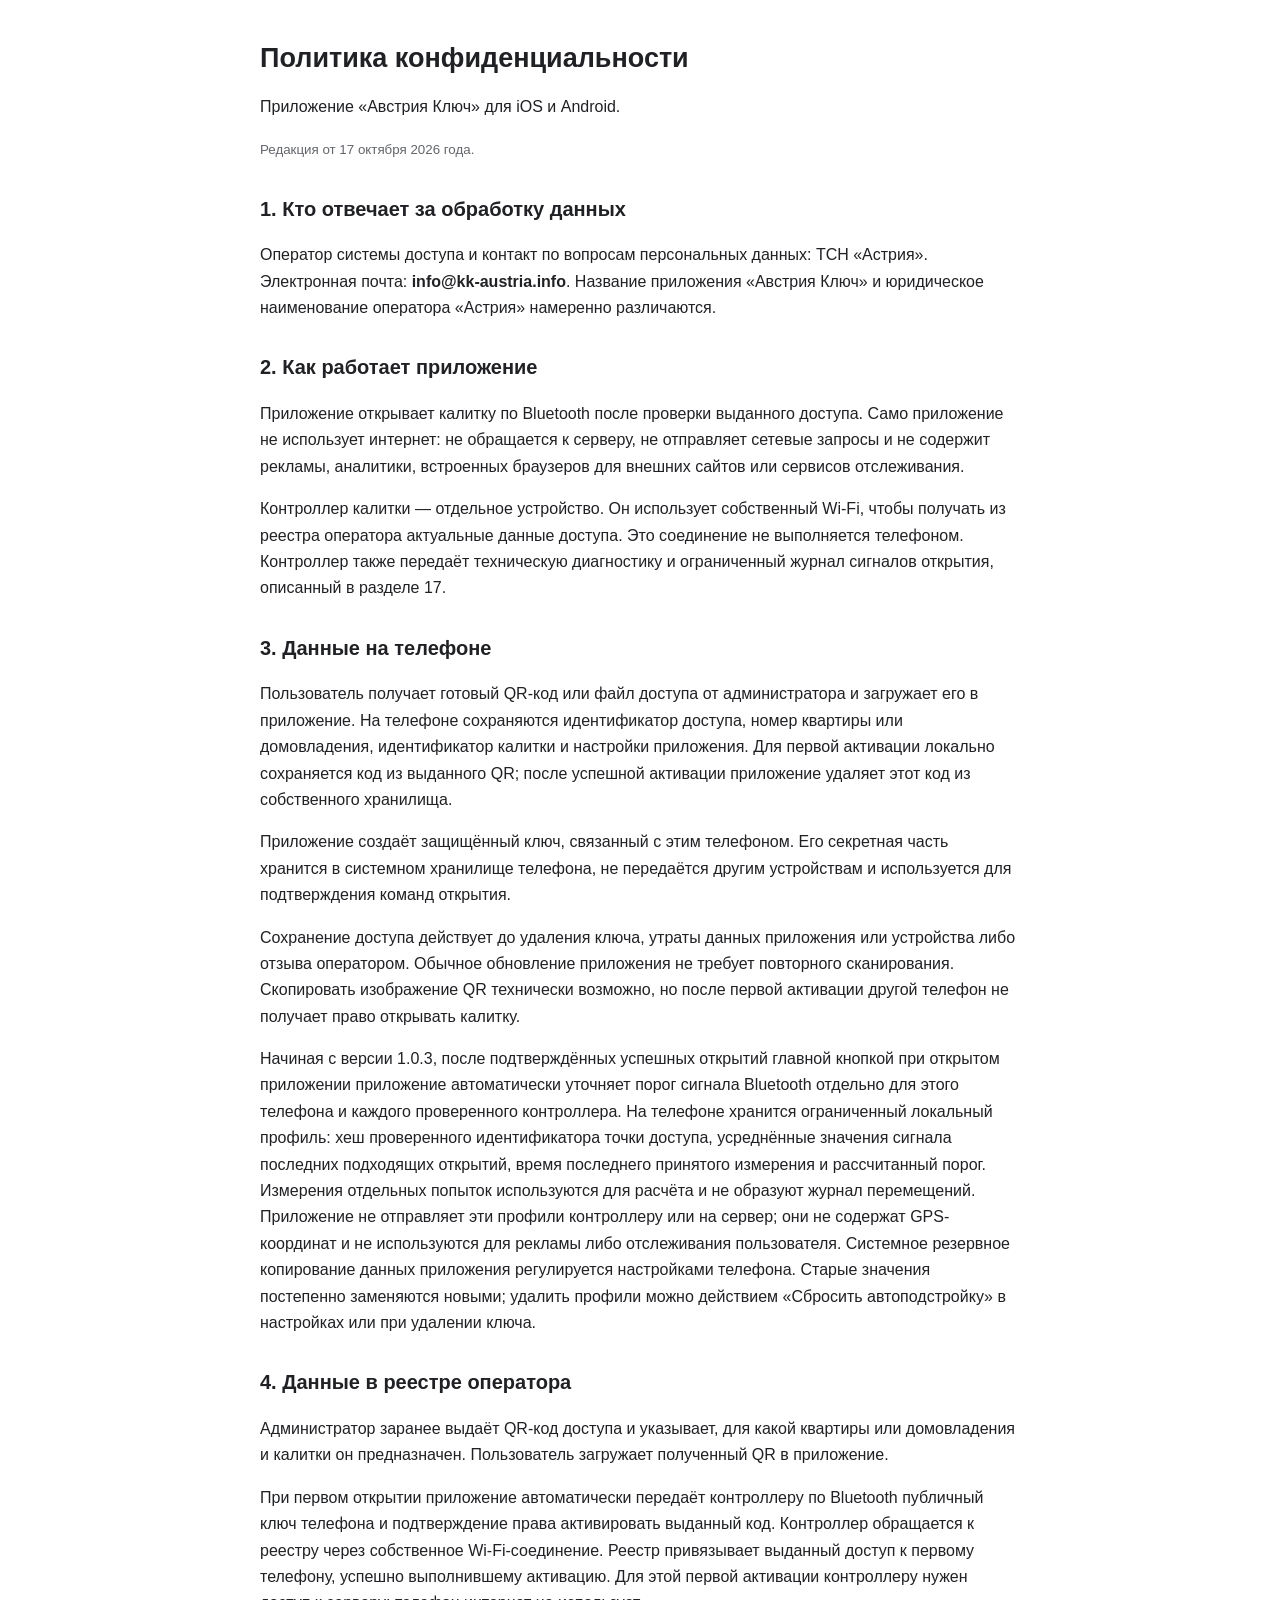
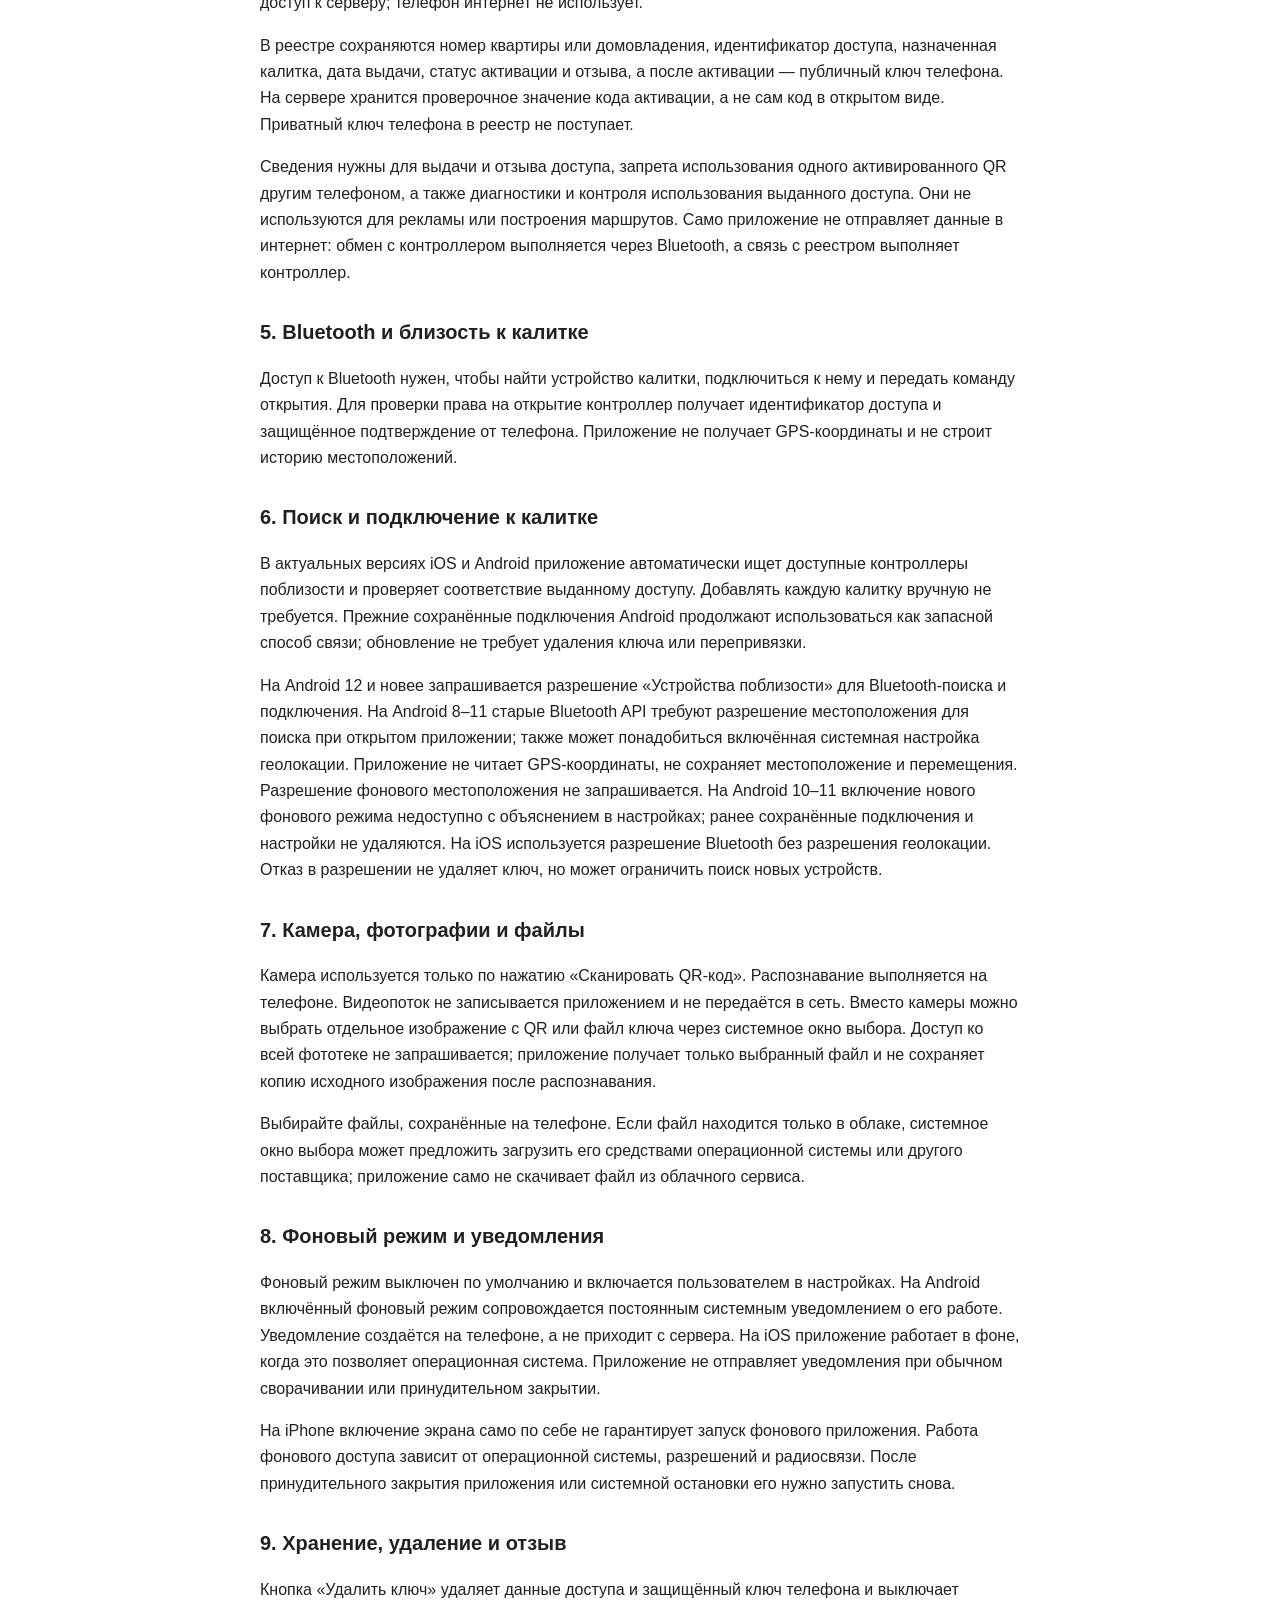
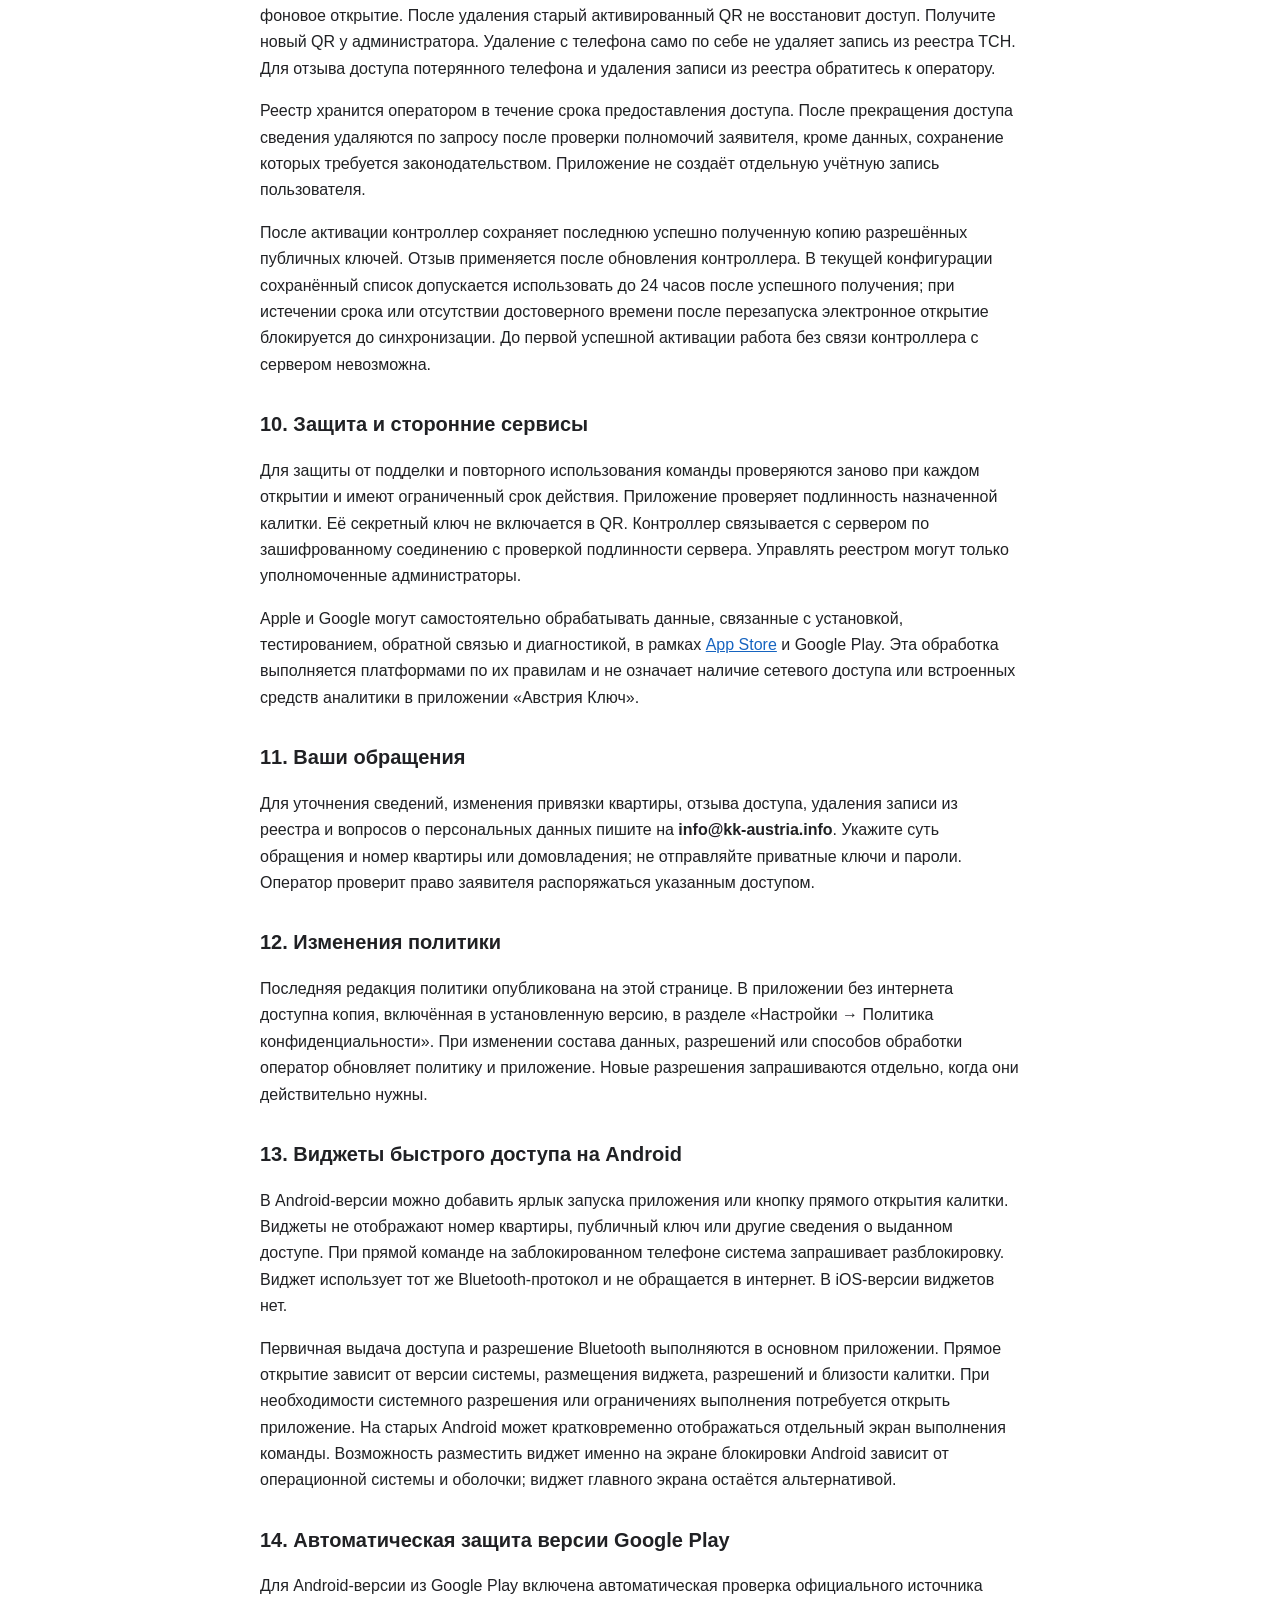
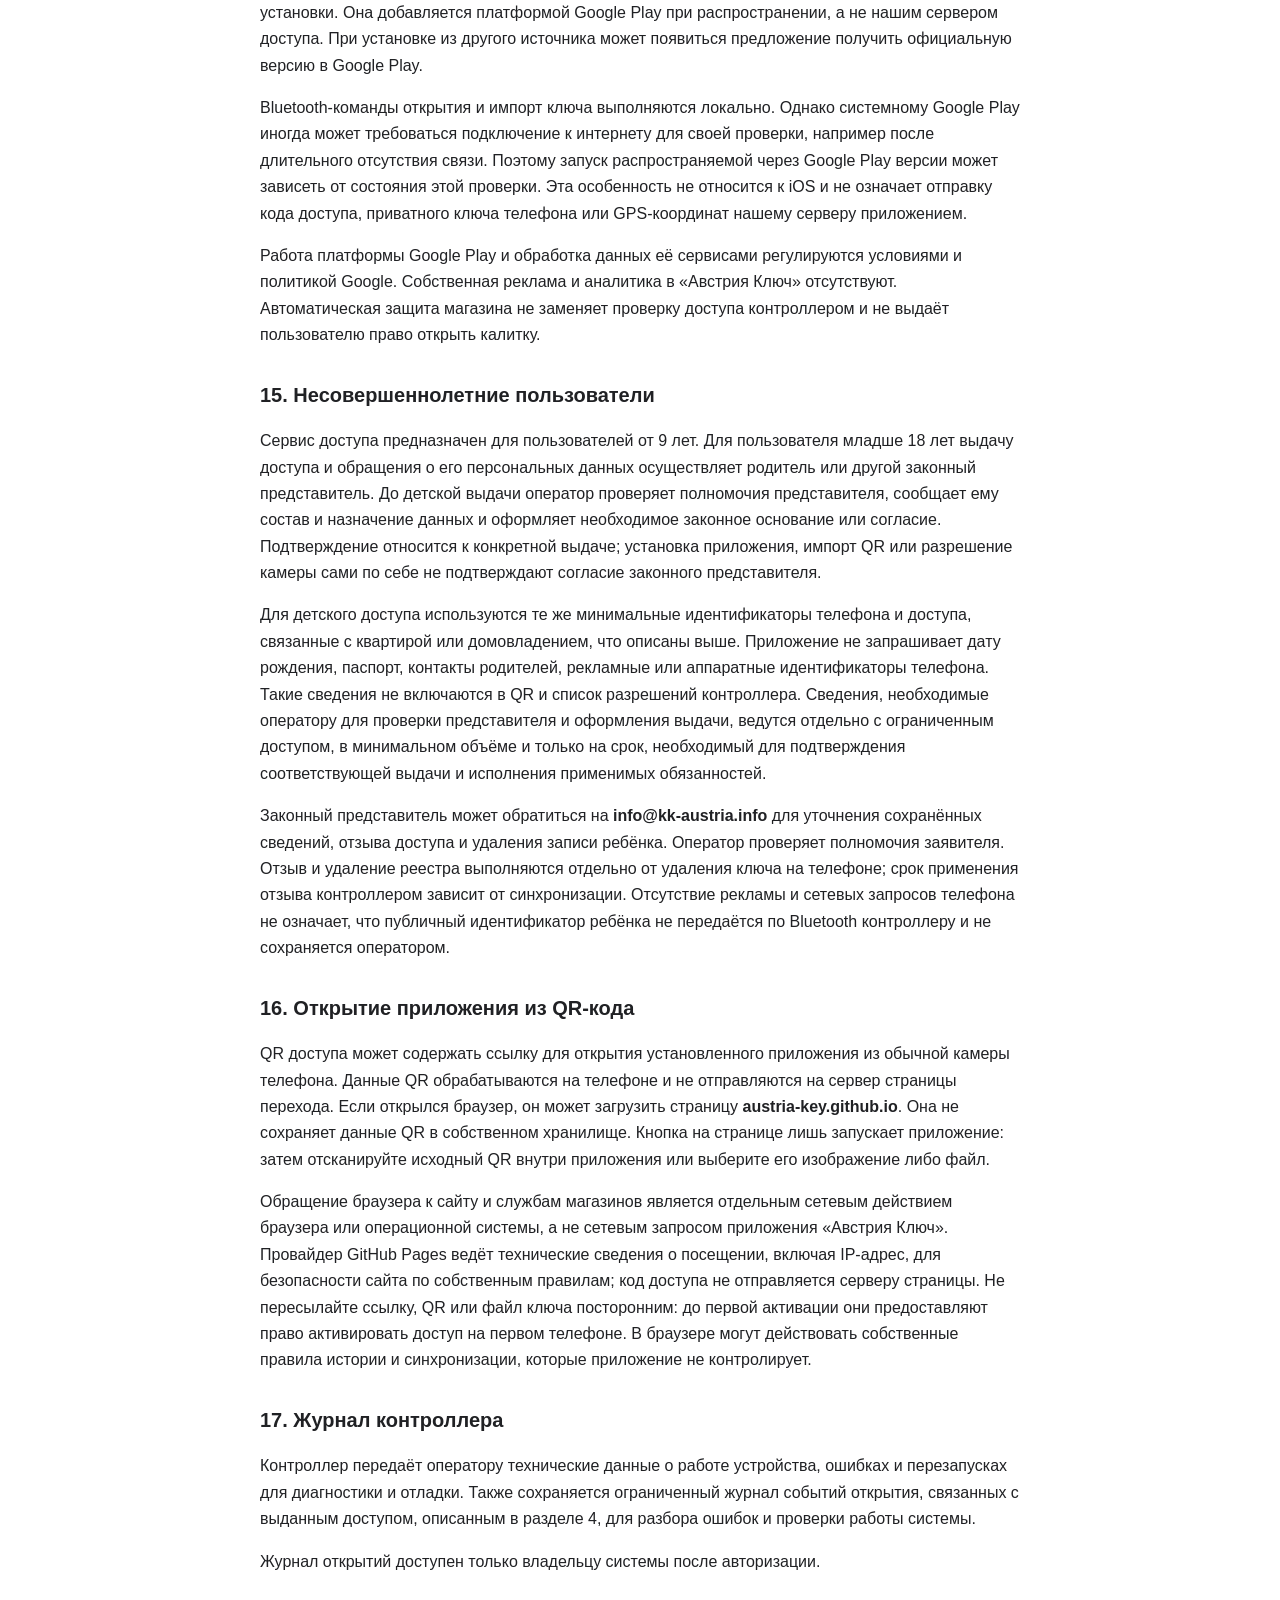
<file: privacy.html>
<!doctype html>
<html lang="ru"><head><meta charset="utf-8"><meta name="viewport" content="width=device-width,initial-scale=1"><base target="_blank"><title>Политика конфиденциальности — Австрия Ключ</title><style>body{font:16px/1.65 -apple-system,BlinkMacSystemFont,"Segoe UI",sans-serif;color:#202124;background:#fff;max-width:760px;margin:0 auto;padding:24px}h1{font-size:27px;line-height:1.25}h2{font-size:20px;margin-top:30px}p,li{overflow-wrap:anywhere}small{color:#62656a}table{border-collapse:collapse;width:100%}td,th{padding:10px;border-bottom:1px solid #ddd;text-align:left;vertical-align:top}a{color:#1664c0}</style></head><body>
<h1>Политика конфиденциальности</h1><p>Приложение «Австрия Ключ» для iOS и Android.</p><p><small>Редакция от 17 октября 2026 года.</small></p>
<h2>1. Кто отвечает за обработку данных</h2><p>Оператор системы доступа и контакт по вопросам персональных данных: ТСН «Астрия». Электронная почта: <strong>info@kk-austria.info</strong>. Название приложения «Австрия Ключ» и юридическое наименование оператора «Астрия» намеренно различаются.</p>
<h2>2. Как работает приложение</h2><p>Приложение открывает калитку по Bluetooth после проверки выданного доступа. Само приложение не использует интернет: не обращается к серверу, не отправляет сетевые запросы и не содержит рекламы, аналитики, встроенных браузеров для внешних сайтов или сервисов отслеживания.</p><p>Контроллер калитки — отдельное устройство. Он использует собственный Wi-Fi, чтобы получать из реестра оператора актуальные данные доступа. Это соединение не выполняется телефоном. Контроллер также передаёт техническую диагностику и ограниченный журнал сигналов открытия, описанный в разделе 17.</p>
<h2>3. Данные на телефоне</h2><p>Пользователь получает готовый QR-код или файл доступа от администратора и загружает его в приложение. На телефоне сохраняются идентификатор доступа, номер квартиры или домовладения, идентификатор калитки и настройки приложения. Для первой активации локально сохраняется код из выданного QR; после успешной активации приложение удаляет этот код из собственного хранилища.</p><p>Приложение создаёт защищённый ключ, связанный с этим телефоном. Его секретная часть хранится в системном хранилище телефона, не передаётся другим устройствам и используется для подтверждения команд открытия.</p><p>Сохранение доступа действует до удаления ключа, утраты данных приложения или устройства либо отзыва оператором. Обычное обновление приложения не требует повторного сканирования. Скопировать изображение QR технически возможно, но после первой активации другой телефон не получает право открывать калитку.</p>
<p>Начиная с версии 1.0.3, после подтверждённых успешных открытий главной кнопкой при открытом приложении приложение автоматически уточняет порог сигнала Bluetooth отдельно для этого телефона и каждого проверенного контроллера. На телефоне хранится ограниченный локальный профиль: хеш проверенного идентификатора точки доступа, усреднённые значения сигнала последних подходящих открытий, время последнего принятого измерения и рассчитанный порог. Измерения отдельных попыток используются для расчёта и не образуют журнал перемещений. Приложение не отправляет эти профили контроллеру или на сервер; они не содержат GPS-координат и не используются для рекламы либо отслеживания пользователя. Системное резервное копирование данных приложения регулируется настройками телефона. Старые значения постепенно заменяются новыми; удалить профили можно действием «Сбросить автоподстройку» в настройках или при удалении ключа.</p>
<h2>4. Данные в реестре оператора</h2><p>Администратор заранее выдаёт QR-код доступа и указывает, для какой квартиры или домовладения и калитки он предназначен. Пользователь загружает полученный QR в приложение.</p><p>При первом открытии приложение автоматически передаёт контроллеру по Bluetooth публичный ключ телефона и подтверждение права активировать выданный код. Контроллер обращается к реестру через собственное Wi-Fi-соединение. Реестр привязывает выданный доступ к первому телефону, успешно выполнившему активацию. Для этой первой активации контроллеру нужен доступ к серверу; телефон интернет не использует.</p><p>В реестре сохраняются номер квартиры или домовладения, идентификатор доступа, назначенная калитка, дата выдачи, статус активации и отзыва, а после активации — публичный ключ телефона. На сервере хранится проверочное значение кода активации, а не сам код в открытом виде. Приватный ключ телефона в реестр не поступает.</p><p>Сведения нужны для выдачи и отзыва доступа, запрета использования одного активированного QR другим телефоном, а также диагностики и контроля использования выданного доступа. Они не используются для рекламы или построения маршрутов. Само приложение не отправляет данные в интернет: обмен с контроллером выполняется через Bluetooth, а связь с реестром выполняет контроллер.</p>
<h2>5. Bluetooth и близость к калитке</h2><p>Доступ к Bluetooth нужен, чтобы найти устройство калитки, подключиться к нему и передать команду открытия. Для проверки права на открытие контроллер получает идентификатор доступа и защищённое подтверждение от телефона. Приложение не получает GPS-координаты и не строит историю местоположений.</p>
<h2>6. Поиск и подключение к калитке</h2><p>В актуальных версиях iOS и Android приложение автоматически ищет доступные контроллеры поблизости и проверяет соответствие выданному доступу. Добавлять каждую калитку вручную не требуется. Прежние сохранённые подключения Android продолжают использоваться как запасной способ связи; обновление не требует удаления ключа или перепривязки.</p><p>На Android 12 и новее запрашивается разрешение «Устройства поблизости» для Bluetooth-поиска и подключения. На Android 8–11 старые Bluetooth API требуют разрешение местоположения для поиска при открытом приложении; также может понадобиться включённая системная настройка геолокации. Приложение не читает GPS-координаты, не сохраняет местоположение и перемещения. Разрешение фонового местоположения не запрашивается. На Android 10–11 включение нового фонового режима недоступно с объяснением в настройках; ранее сохранённые подключения и настройки не удаляются. На iOS используется разрешение Bluetooth без разрешения геолокации. Отказ в разрешении не удаляет ключ, но может ограничить поиск новых устройств.</p>
<h2>7. Камера, фотографии и файлы</h2><p>Камера используется только по нажатию «Сканировать QR-код». Распознавание выполняется на телефоне. Видеопоток не записывается приложением и не передаётся в сеть. Вместо камеры можно выбрать отдельное изображение с QR или файл ключа через системное окно выбора. Доступ ко всей фототеке не запрашивается; приложение получает только выбранный файл и не сохраняет копию исходного изображения после распознавания.</p><p>Выбирайте файлы, сохранённые на телефоне. Если файл находится только в облаке, системное окно выбора может предложить загрузить его средствами операционной системы или другого поставщика; приложение само не скачивает файл из облачного сервиса.</p>
<h2>8. Фоновый режим и уведомления</h2><p>Фоновый режим выключен по умолчанию и включается пользователем в настройках. На Android включённый фоновый режим сопровождается постоянным системным уведомлением о его работе. Уведомление создаётся на телефоне, а не приходит с сервера. На iOS приложение работает в фоне, когда это позволяет операционная система. Приложение не отправляет уведомления при обычном сворачивании или принудительном закрытии.</p><p>На iPhone включение экрана само по себе не гарантирует запуск фонового приложения. Работа фонового доступа зависит от операционной системы, разрешений и радиосвязи. После принудительного закрытия приложения или системной остановки его нужно запустить снова.</p>
<h2>9. Хранение, удаление и отзыв</h2><p>Кнопка «Удалить ключ» удаляет данные доступа и защищённый ключ телефона и выключает фоновое открытие. После удаления старый активированный QR не восстановит доступ. Получите новый QR у администратора. Удаление с телефона само по себе не удаляет запись из реестра ТСН. Для отзыва доступа потерянного телефона и удаления записи из реестра обратитесь к оператору.</p><p>Реестр хранится оператором в течение срока предоставления доступа. После прекращения доступа сведения удаляются по запросу после проверки полномочий заявителя, кроме данных, сохранение которых требуется законодательством. Приложение не создаёт отдельную учётную запись пользователя.</p><p>После активации контроллер сохраняет последнюю успешно полученную копию разрешённых публичных ключей. Отзыв применяется после обновления контроллера. В текущей конфигурации сохранённый список допускается использовать до 24 часов после успешного получения; при истечении срока или отсутствии достоверного времени после перезапуска электронное открытие блокируется до синхронизации. До первой успешной активации работа без связи контроллера с сервером невозможна.</p>
<h2>10. Защита и сторонние сервисы</h2><p>Для защиты от подделки и повторного использования команды проверяются заново при каждом открытии и имеют ограниченный срок действия. Приложение проверяет подлинность назначенной калитки. Её секретный ключ не включается в QR. Контроллер связывается с сервером по зашифрованному соединению с проверкой подлинности сервера. Управлять реестром могут только уполномоченные администраторы.</p><p>Apple и Google могут самостоятельно обрабатывать данные, связанные с установкой, тестированием, обратной связью и диагностикой, в рамках <a href="https://apps.apple.com/ru/app/id6819685293">App Store</a> и Google Play. Эта обработка выполняется платформами по их правилам и не означает наличие сетевого доступа или встроенных средств аналитики в приложении «Австрия Ключ».</p>
<h2>11. Ваши обращения</h2><p>Для уточнения сведений, изменения привязки квартиры, отзыва доступа, удаления записи из реестра и вопросов о персональных данных пишите на <strong>info@kk-austria.info</strong>. Укажите суть обращения и номер квартиры или домовладения; не отправляйте приватные ключи и пароли. Оператор проверит право заявителя распоряжаться указанным доступом.</p>
<h2>12. Изменения политики</h2><p>Последняя редакция политики опубликована на этой странице. В приложении без интернета доступна копия, включённая в установленную версию, в разделе «Настройки → Политика конфиденциальности». При изменении состава данных, разрешений или способов обработки оператор обновляет политику и приложение. Новые разрешения запрашиваются отдельно, когда они действительно нужны.</p>
<h2>13. Виджеты быстрого доступа на Android</h2><p>В Android-версии можно добавить ярлык запуска приложения или кнопку прямого открытия калитки. Виджеты не отображают номер квартиры, публичный ключ или другие сведения о выданном доступе. При прямой команде на заблокированном телефоне система запрашивает разблокировку. Виджет использует тот же Bluetooth-протокол и не обращается в интернет. В iOS-версии виджетов нет.</p><p>Первичная выдача доступа и разрешение Bluetooth выполняются в основном приложении. Прямое открытие зависит от версии системы, размещения виджета, разрешений и близости калитки. При необходимости системного разрешения или ограничениях выполнения потребуется открыть приложение. На старых Android может кратковременно отображаться отдельный экран выполнения команды. Возможность разместить виджет именно на экране блокировки Android зависит от операционной системы и оболочки; виджет главного экрана остаётся альтернативой.</p>
<h2>14. Автоматическая защита версии Google Play</h2><p>Для Android-версии из Google Play включена автоматическая проверка официального источника установки. Она добавляется платформой Google Play при распространении, а не нашим сервером доступа. При установке из другого источника может появиться предложение получить официальную версию в Google Play.</p><p>Bluetooth-команды открытия и импорт ключа выполняются локально. Однако системному Google Play иногда может требоваться подключение к интернету для своей проверки, например после длительного отсутствия связи. Поэтому запуск распространяемой через Google Play версии может зависеть от состояния этой проверки. Эта особенность не относится к iOS и не означает отправку кода доступа, приватного ключа телефона или GPS-координат нашему серверу приложением.</p><p>Работа платформы Google Play и обработка данных её сервисами регулируются условиями и политикой Google. Собственная реклама и аналитика в «Австрия Ключ» отсутствуют. Автоматическая защита магазина не заменяет проверку доступа контроллером и не выдаёт пользователю право открыть калитку.</p>
<h2>15. Несовершеннолетние пользователи</h2><p>Сервис доступа предназначен для пользователей от 9 лет. Для пользователя младше 18 лет выдачу доступа и обращения о его персональных данных осуществляет родитель или другой законный представитель. До детской выдачи оператор проверяет полномочия представителя, сообщает ему состав и назначение данных и оформляет необходимое законное основание или согласие. Подтверждение относится к конкретной выдаче; установка приложения, импорт QR или разрешение камеры сами по себе не подтверждают согласие законного представителя.</p><p>Для детского доступа используются те же минимальные идентификаторы телефона и доступа, связанные с квартирой или домовладением, что описаны выше. Приложение не запрашивает дату рождения, паспорт, контакты родителей, рекламные или аппаратные идентификаторы телефона. Такие сведения не включаются в QR и список разрешений контроллера. Сведения, необходимые оператору для проверки представителя и оформления выдачи, ведутся отдельно с ограниченным доступом, в минимальном объёме и только на срок, необходимый для подтверждения соответствующей выдачи и исполнения применимых обязанностей.</p><p>Законный представитель может обратиться на <strong>info@kk-austria.info</strong> для уточнения сохранённых сведений, отзыва доступа и удаления записи ребёнка. Оператор проверяет полномочия заявителя. Отзыв и удаление реестра выполняются отдельно от удаления ключа на телефоне; срок применения отзыва контроллером зависит от синхронизации. Отсутствие рекламы и сетевых запросов телефона не означает, что публичный идентификатор ребёнка не передаётся по Bluetooth контроллеру и не сохраняется оператором.</p>
<h2>16. Открытие приложения из QR-кода</h2><p>QR доступа может содержать ссылку для открытия установленного приложения из обычной камеры телефона. Данные QR обрабатываются на телефоне и не отправляются на сервер страницы перехода. Если открылся браузер, он может загрузить страницу <strong>austria-key.github.io</strong>. Она не сохраняет данные QR в собственном хранилище. Кнопка на странице лишь запускает приложение: затем отсканируйте исходный QR внутри приложения или выберите его изображение либо файл.</p><p>Обращение браузера к сайту и службам магазинов является отдельным сетевым действием браузера или операционной системы, а не сетевым запросом приложения «Австрия Ключ». Провайдер GitHub Pages ведёт технические сведения о посещении, включая IP-адрес, для безопасности сайта по собственным правилам; код доступа не отправляется серверу страницы. Не пересылайте ссылку, QR или файл ключа посторонним: до первой активации они предоставляют право активировать доступ на первом телефоне. В браузере могут действовать собственные правила истории и синхронизации, которые приложение не контролирует.</p>
<h2>17. Журнал контроллера</h2><p>Контроллер передаёт оператору технические данные о работе устройства, ошибках и перезапусках для диагностики и отладки. Также сохраняется ограниченный журнал событий открытия, связанных с выданным доступом, описанным в разделе 4, для разбора ошибок и проверки работы системы.</p><p>Журнал открытий доступен только владельцу системы после авторизации.</p>
</body></html>
</file>
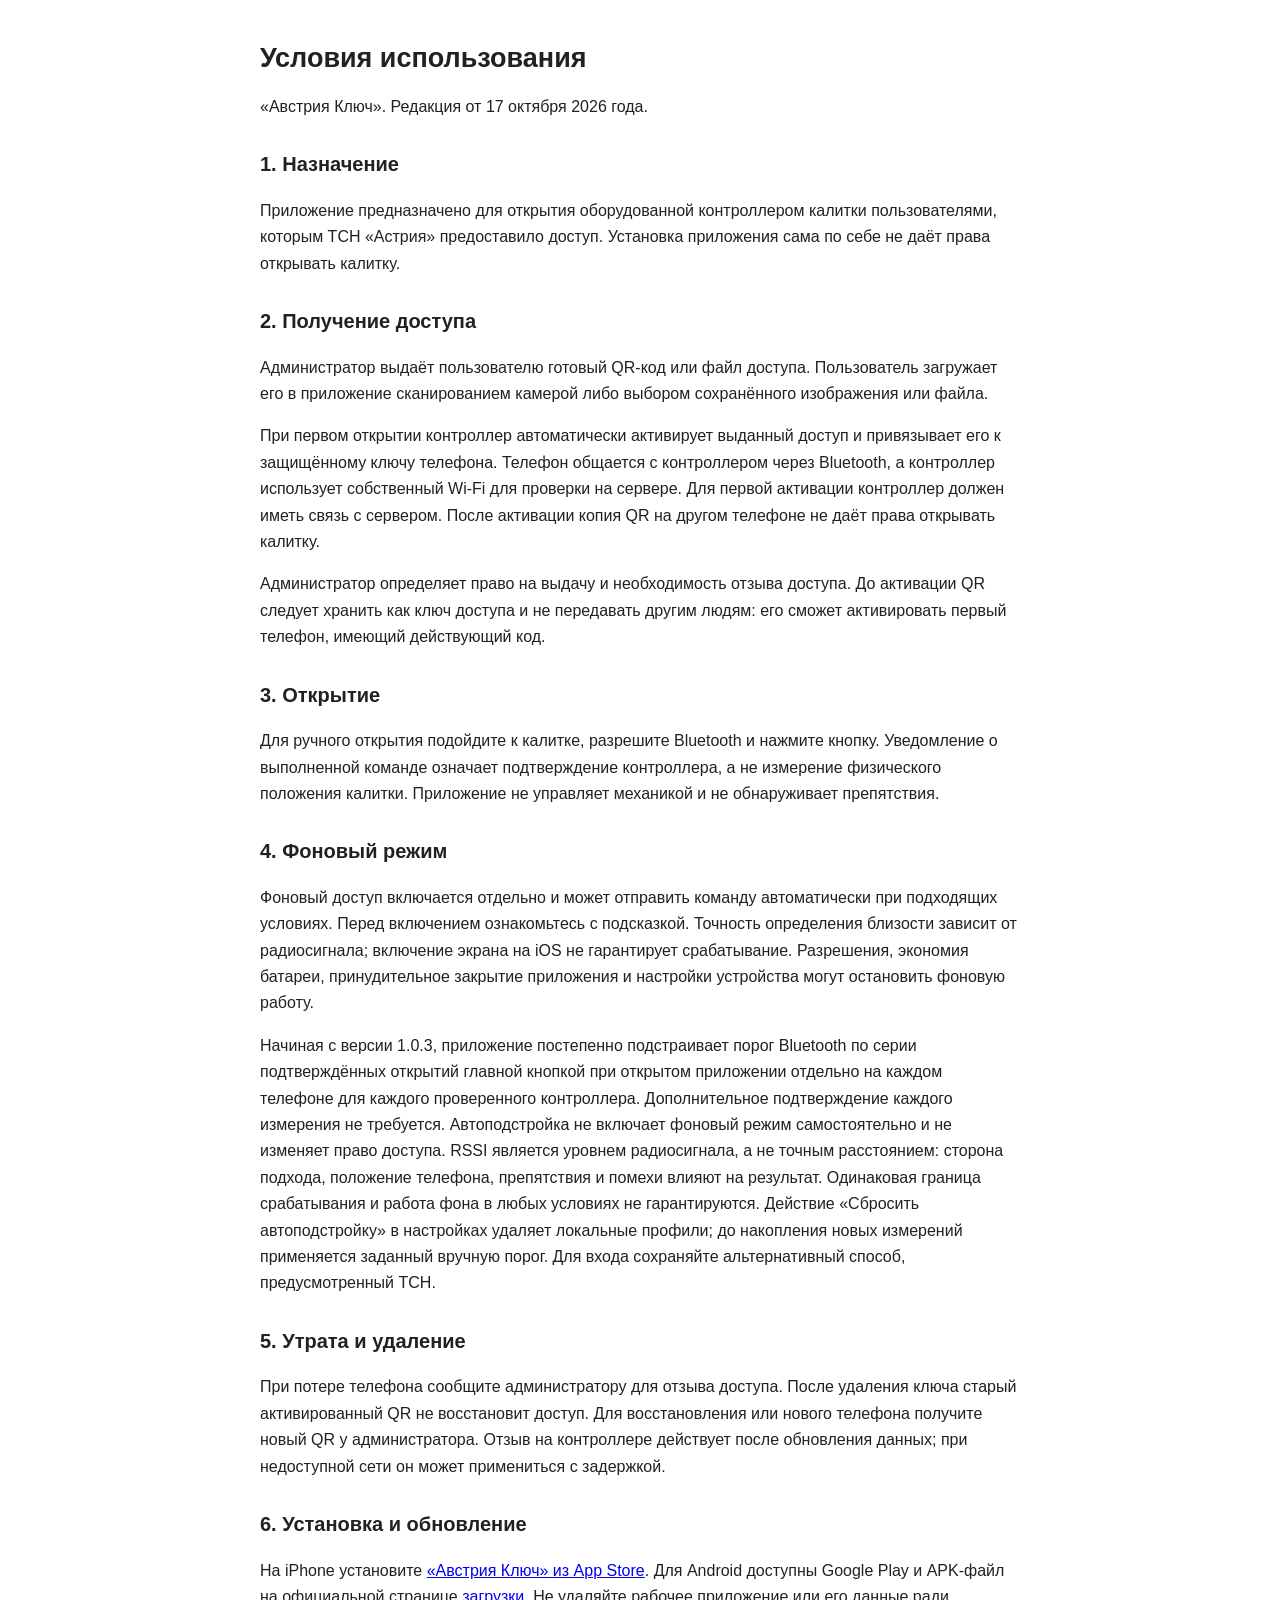
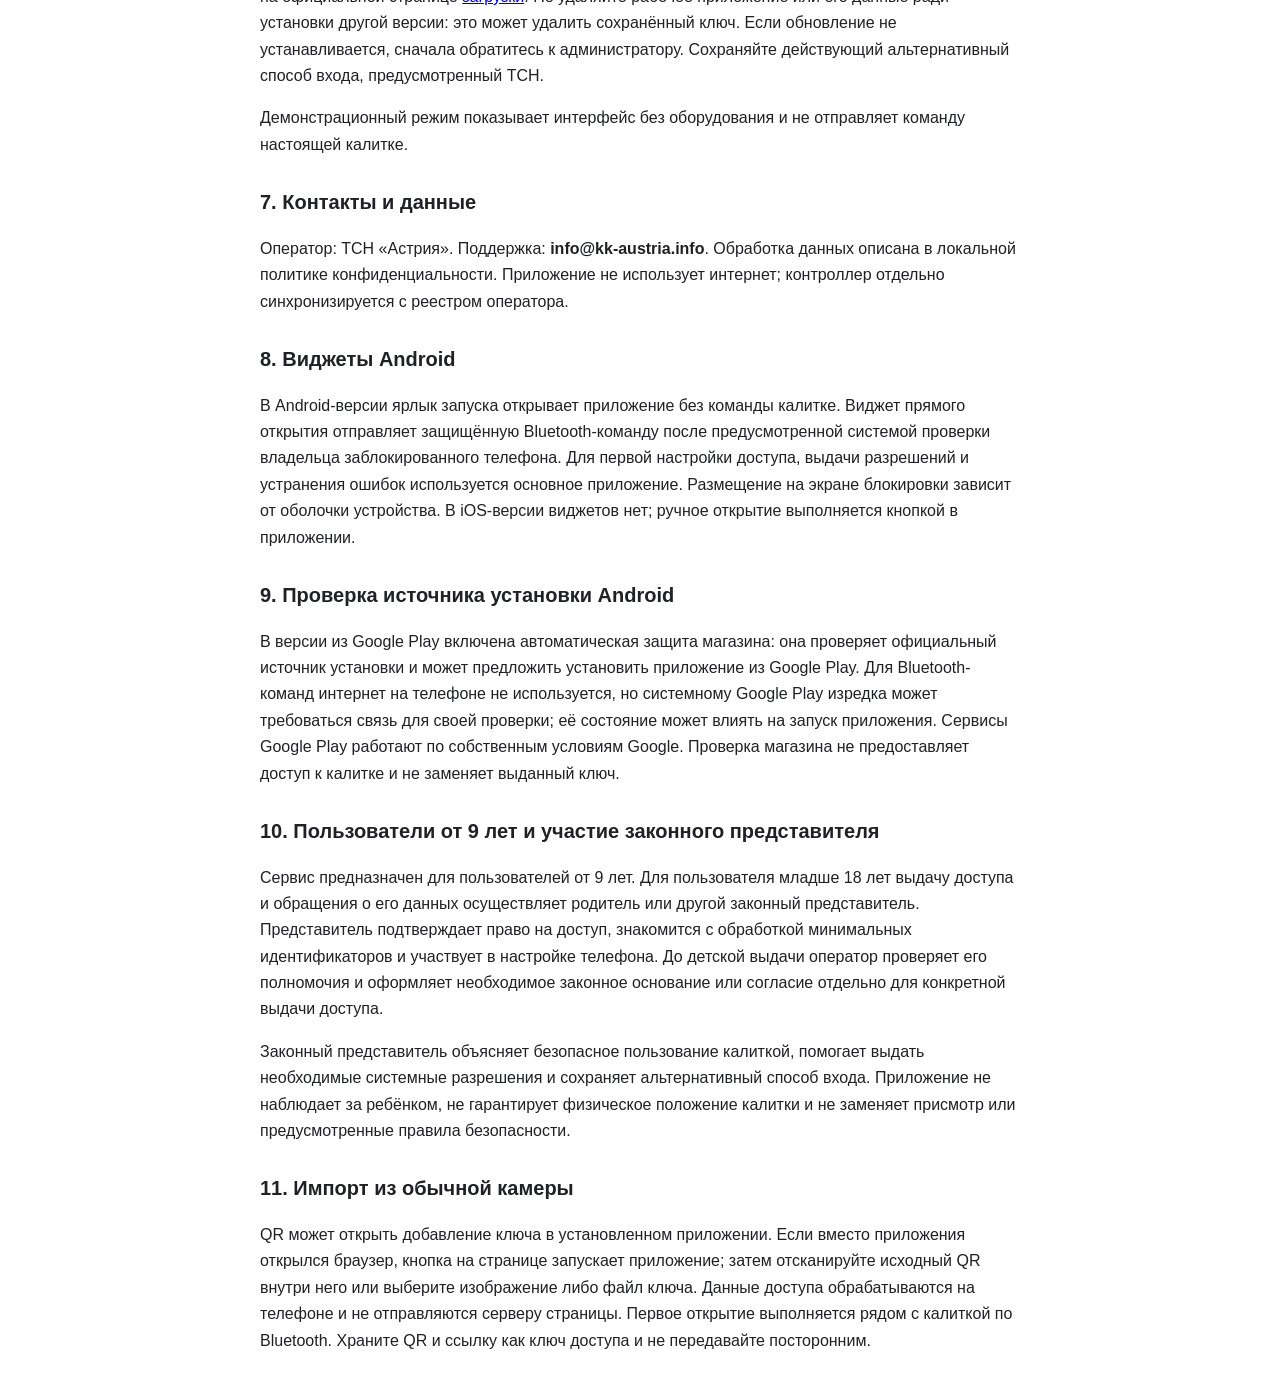
<file: terms.html>
<!doctype html><html lang="ru"><head><meta charset="utf-8"><meta name="viewport" content="width=device-width,initial-scale=1"><base target="_blank"><title>Условия использования — Австрия Ключ</title><style>body{font:16px/1.65 -apple-system,BlinkMacSystemFont,"Segoe UI",sans-serif;color:#202124;background:#fff;max-width:760px;margin:0 auto;padding:24px}h1{font-size:27px;line-height:1.25}h2{font-size:20px;margin-top:28px}p{overflow-wrap:anywhere}</style></head><body>
<h1>Условия использования</h1><p>«Австрия Ключ». Редакция от 17 октября 2026 года.</p>
<h2>1. Назначение</h2><p>Приложение предназначено для открытия оборудованной контроллером калитки пользователями, которым ТСН «Астрия» предоставило доступ. Установка приложения сама по себе не даёт права открывать калитку.</p>
<h2>2. Получение доступа</h2><p>Администратор выдаёт пользователю готовый QR-код или файл доступа. Пользователь загружает его в приложение сканированием камерой либо выбором сохранённого изображения или файла.</p><p>При первом открытии контроллер автоматически активирует выданный доступ и привязывает его к защищённому ключу телефона. Телефон общается с контроллером через Bluetooth, а контроллер использует собственный Wi-Fi для проверки на сервере. Для первой активации контроллер должен иметь связь с сервером. После активации копия QR на другом телефоне не даёт права открывать калитку.</p><p>Администратор определяет право на выдачу и необходимость отзыва доступа. До активации QR следует хранить как ключ доступа и не передавать другим людям: его сможет активировать первый телефон, имеющий действующий код.</p>
<h2>3. Открытие</h2><p>Для ручного открытия подойдите к калитке, разрешите Bluetooth и нажмите кнопку. Уведомление о выполненной команде означает подтверждение контроллера, а не измерение физического положения калитки. Приложение не управляет механикой и не обнаруживает препятствия.</p>
<h2>4. Фоновый режим</h2><p>Фоновый доступ включается отдельно и может отправить команду автоматически при подходящих условиях. Перед включением ознакомьтесь с подсказкой. Точность определения близости зависит от радиосигнала; включение экрана на iOS не гарантирует срабатывание. Разрешения, экономия батареи, принудительное закрытие приложения и настройки устройства могут остановить фоновую работу.</p>
<p>Начиная с версии 1.0.3, приложение постепенно подстраивает порог Bluetooth по серии подтверждённых открытий главной кнопкой при открытом приложении отдельно на каждом телефоне для каждого проверенного контроллера. Дополнительное подтверждение каждого измерения не требуется. Автоподстройка не включает фоновый режим самостоятельно и не изменяет право доступа. RSSI является уровнем радиосигнала, а не точным расстоянием: сторона подхода, положение телефона, препятствия и помехи влияют на результат. Одинаковая граница срабатывания и работа фона в любых условиях не гарантируются. Действие «Сбросить автоподстройку» в настройках удаляет локальные профили; до накопления новых измерений применяется заданный вручную порог. Для входа сохраняйте альтернативный способ, предусмотренный ТСН.</p>
<h2>5. Утрата и удаление</h2><p>При потере телефона сообщите администратору для отзыва доступа. После удаления ключа старый активированный QR не восстановит доступ. Для восстановления или нового телефона получите новый QR у администратора. Отзыв на контроллере действует после обновления данных; при недоступной сети он может примениться с задержкой.</p>
<h2>6. Установка и обновление</h2><p>На iPhone установите <a href="https://apps.apple.com/ru/app/id6819685293">«Австрия Ключ» из App Store</a>. Для Android доступны Google Play и APK-файл на официальной странице <a href="https://austria-key.github.io/downloads/index.html">загрузки</a>. Не удаляйте рабочее приложение или его данные ради установки другой версии: это может удалить сохранённый ключ. Если обновление не устанавливается, сначала обратитесь к администратору. Сохраняйте действующий альтернативный способ входа, предусмотренный ТСН.</p><p>Демонстрационный режим показывает интерфейс без оборудования и не отправляет команду настоящей калитке.</p>
<h2>7. Контакты и данные</h2><p>Оператор: ТСН «Астрия». Поддержка: <strong>info@kk-austria.info</strong>. Обработка данных описана в локальной политике конфиденциальности. Приложение не использует интернет; контроллер отдельно синхронизируется с реестром оператора.</p>
<h2>8. Виджеты Android</h2><p>В Android-версии ярлык запуска открывает приложение без команды калитке. Виджет прямого открытия отправляет защищённую Bluetooth-команду после предусмотренной системой проверки владельца заблокированного телефона. Для первой настройки доступа, выдачи разрешений и устранения ошибок используется основное приложение. Размещение на экране блокировки зависит от оболочки устройства. В iOS-версии виджетов нет; ручное открытие выполняется кнопкой в приложении.</p>
<h2>9. Проверка источника установки Android</h2><p>В версии из Google Play включена автоматическая защита магазина: она проверяет официальный источник установки и может предложить установить приложение из Google Play. Для Bluetooth-команд интернет на телефоне не используется, но системному Google Play изредка может требоваться связь для своей проверки; её состояние может влиять на запуск приложения. Сервисы Google Play работают по собственным условиям Google. Проверка магазина не предоставляет доступ к калитке и не заменяет выданный ключ.</p>
<h2>10. Пользователи от 9 лет и участие законного представителя</h2><p>Сервис предназначен для пользователей от 9 лет. Для пользователя младше 18 лет выдачу доступа и обращения о его данных осуществляет родитель или другой законный представитель. Представитель подтверждает право на доступ, знакомится с обработкой минимальных идентификаторов и участвует в настройке телефона. До детской выдачи оператор проверяет его полномочия и оформляет необходимое законное основание или согласие отдельно для конкретной выдачи доступа.</p><p>Законный представитель объясняет безопасное пользование калиткой, помогает выдать необходимые системные разрешения и сохраняет альтернативный способ входа. Приложение не наблюдает за ребёнком, не гарантирует физическое положение калитки и не заменяет присмотр или предусмотренные правила безопасности.</p>
<h2>11. Импорт из обычной камеры</h2><p>QR может открыть добавление ключа в установленном приложении. Если вместо приложения открылся браузер, кнопка на странице запускает приложение; затем отсканируйте исходный QR внутри него или выберите изображение либо файл ключа. Данные доступа обрабатываются на телефоне и не отправляются серверу страницы. Первое открытие выполняется рядом с калиткой по Bluetooth. Храните QR и ссылку как ключ доступа и не передавайте посторонним.</p>
</body></html>
</file>
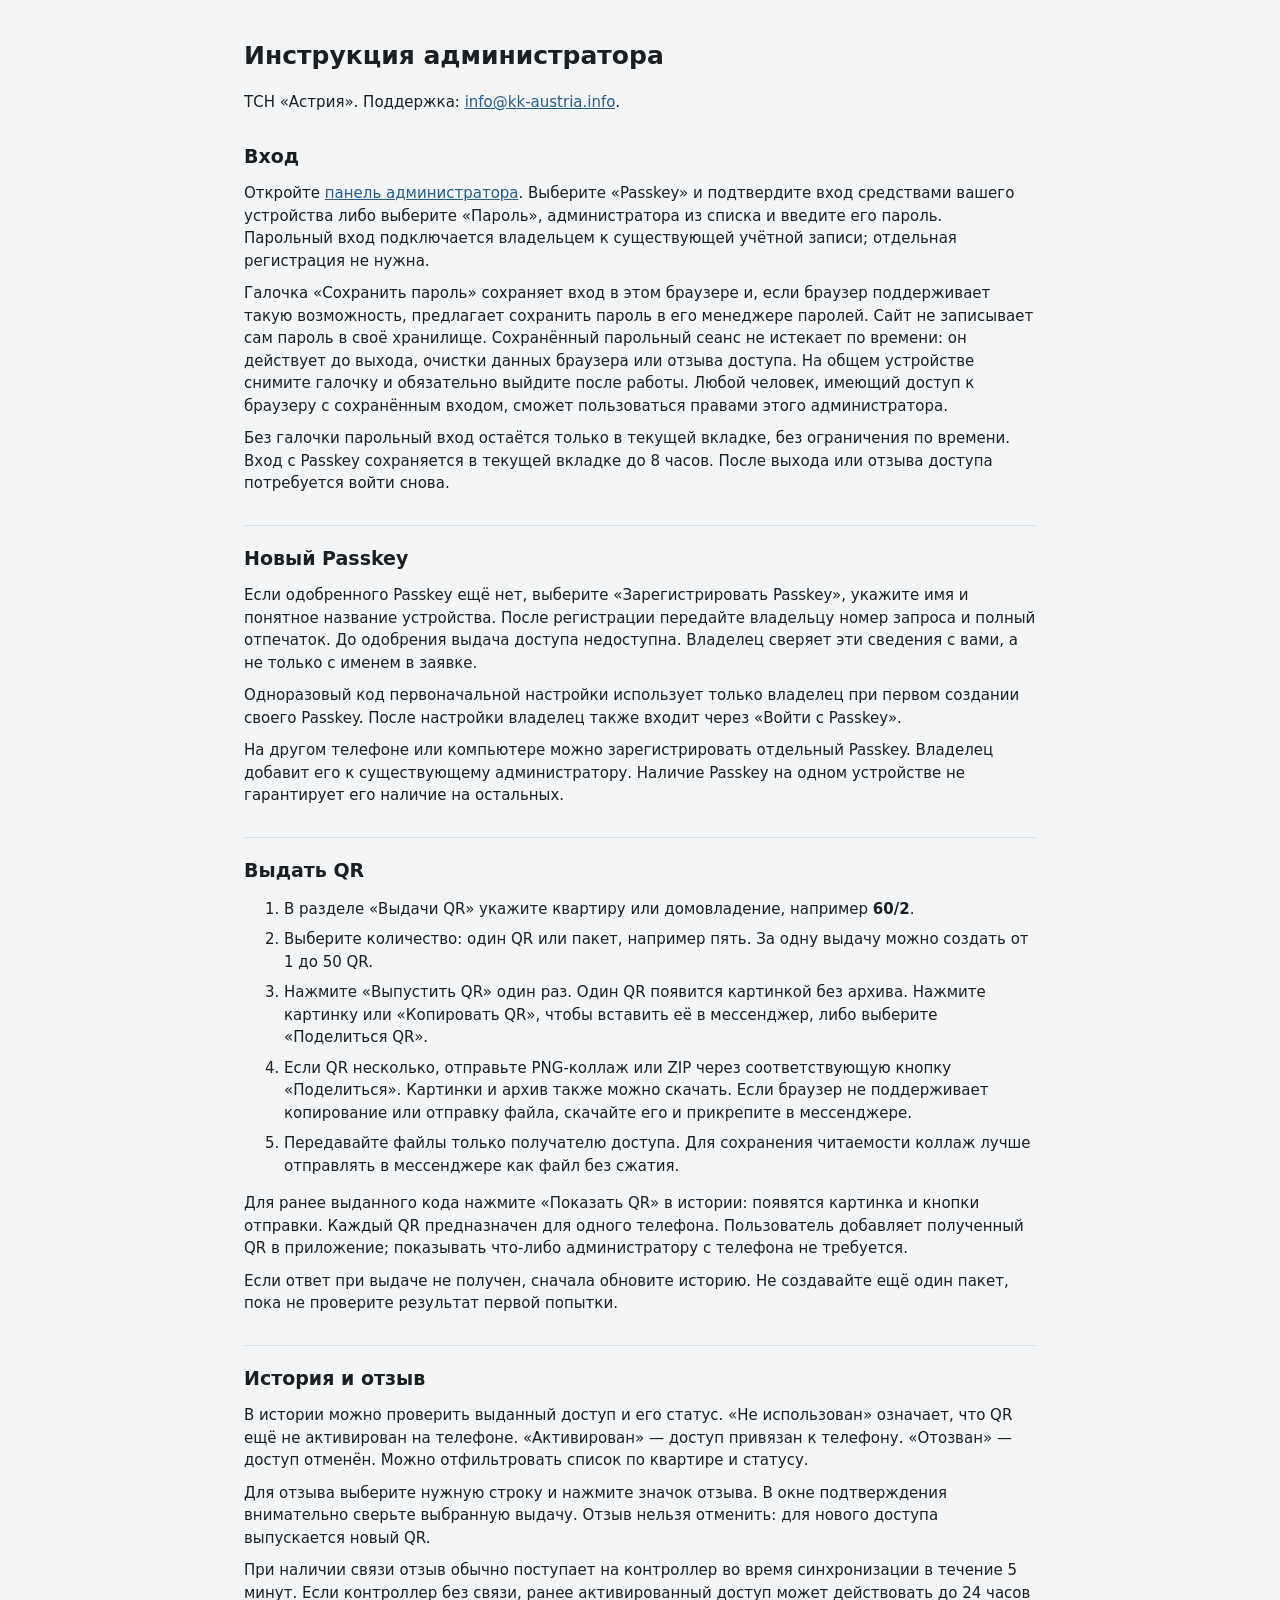
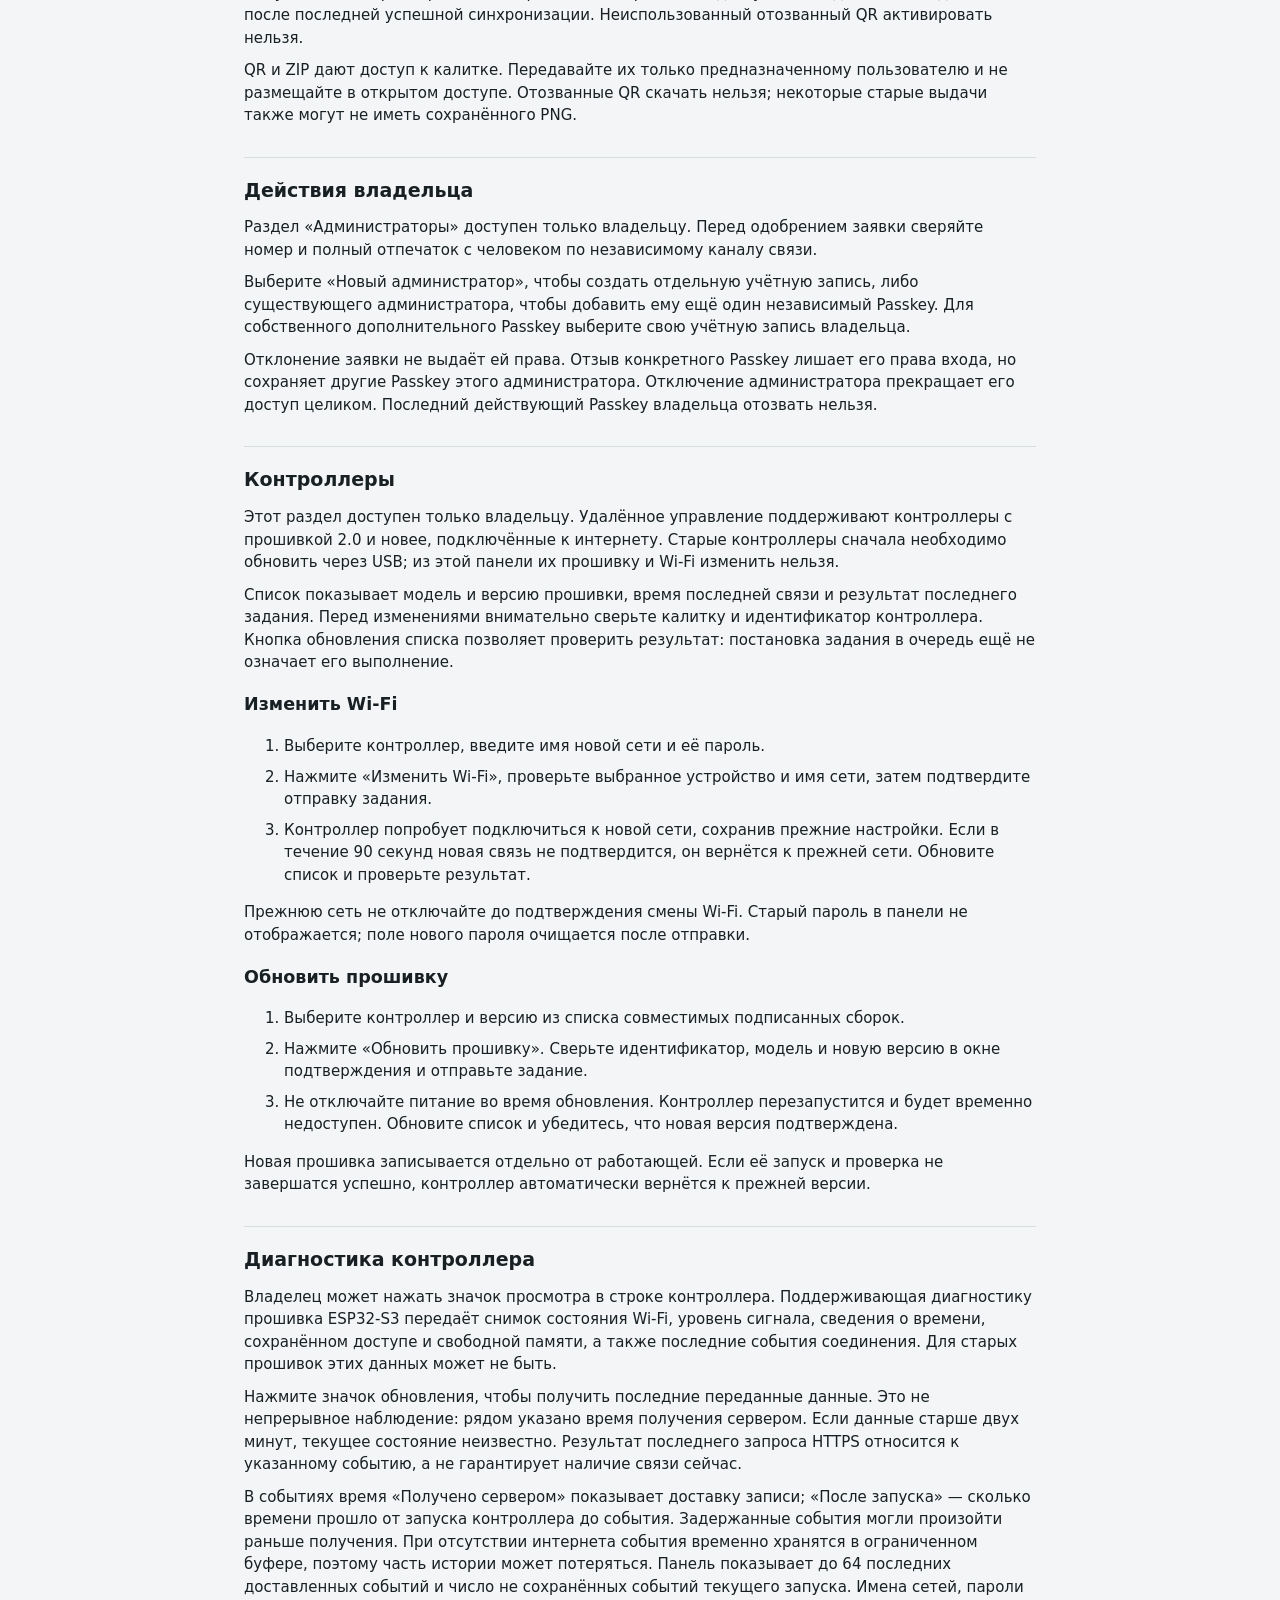
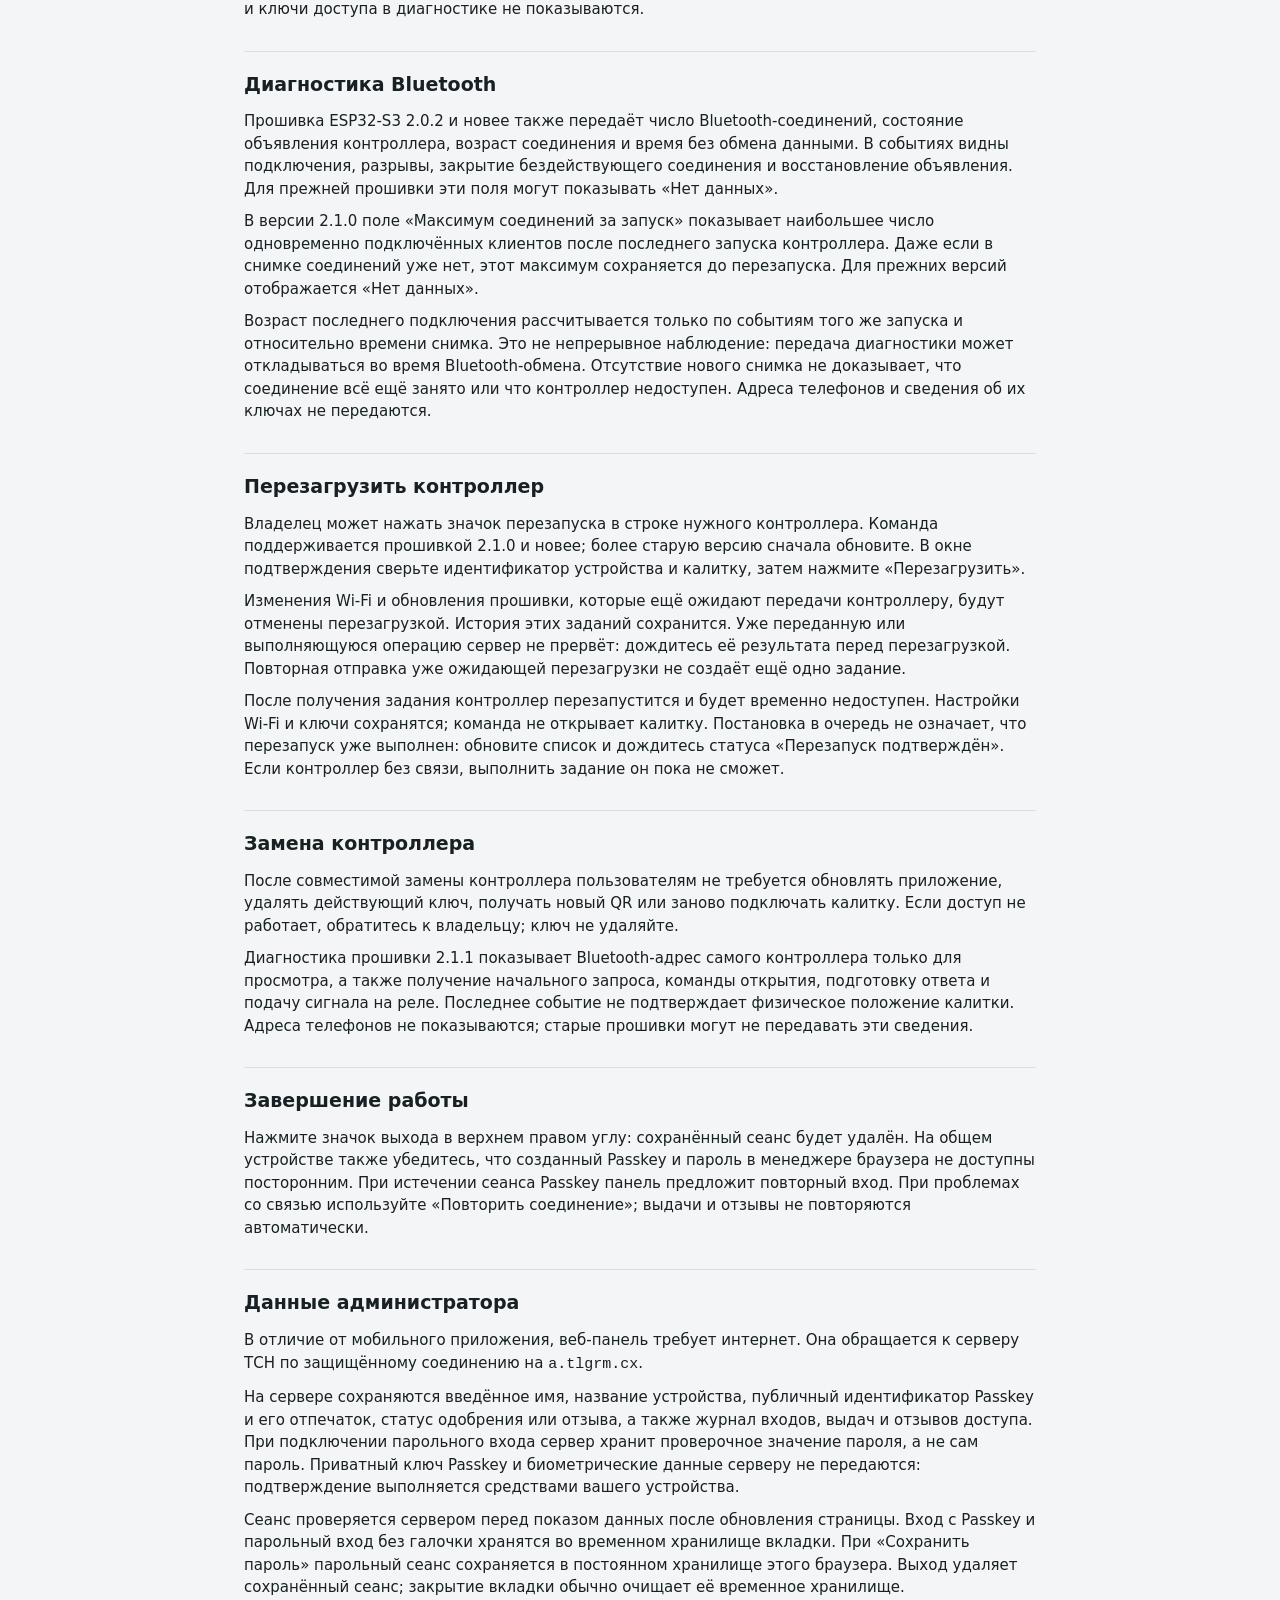
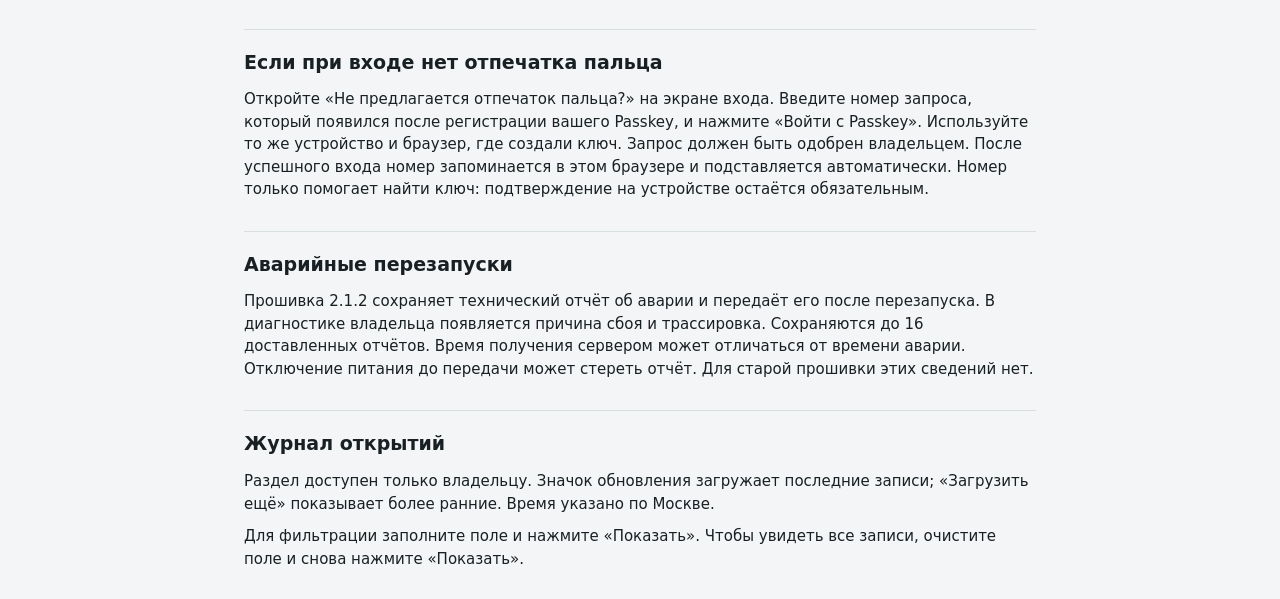
<file: admin/help.html>
<!doctype html>
<html lang="ru"><head><meta charset="utf-8"><meta name="viewport" content="width=device-width, initial-scale=1"><meta name="robots" content="noindex, nofollow, noarchive"><meta name="referrer" content="no-referrer"><meta http-equiv="Content-Security-Policy" content="default-src 'none'; style-src 'self'; base-uri 'none'; form-action 'none'; object-src 'none'"><title>Австрия Ключ: инструкция администратора</title><link rel="stylesheet" href="admin.css"></head>
<body><main class="help-main"><h1>Инструкция администратора</h1><p>ТСН «Астрия». Поддержка: <a href="mailto:info@kk-austria.info" target="_blank" rel="noopener noreferrer">info@kk-austria.info</a>.</p>
<section><h2>Вход</h2><p>Откройте <a href="https://austria-key.github.io/admin/" target="_blank" rel="noopener noreferrer">панель администратора</a>. Выберите «Passkey» и подтвердите вход средствами вашего устройства либо выберите «Пароль», администратора из списка и введите его пароль. Парольный вход подключается владельцем к существующей учётной записи; отдельная регистрация не нужна.</p><p>Галочка «Сохранить пароль» сохраняет вход в этом браузере и, если браузер поддерживает такую возможность, предлагает сохранить пароль в его менеджере паролей. Сайт не записывает сам пароль в своё хранилище. Сохранённый парольный сеанс не истекает по времени: он действует до выхода, очистки данных браузера или отзыва доступа. На общем устройстве снимите галочку и обязательно выйдите после работы. Любой человек, имеющий доступ к браузеру с сохранённым входом, сможет пользоваться правами этого администратора.</p><p>Без галочки парольный вход остаётся только в текущей вкладке, без ограничения по времени. Вход с Passkey сохраняется в текущей вкладке до 8 часов. После выхода или отзыва доступа потребуется войти снова.</p></section>
<section><h2>Новый Passkey</h2><p>Если одобренного Passkey ещё нет, выберите «Зарегистрировать Passkey», укажите имя и понятное название устройства. После регистрации передайте владельцу номер запроса и полный отпечаток. До одобрения выдача доступа недоступна. Владелец сверяет эти сведения с вами, а не только с именем в заявке.</p><p>Одноразовый код первоначальной настройки использует только владелец при первом создании своего Passkey. После настройки владелец также входит через «Войти с Passkey».</p><p>На другом телефоне или компьютере можно зарегистрировать отдельный Passkey. Владелец добавит его к существующему администратору. Наличие Passkey на одном устройстве не гарантирует его наличие на остальных.</p></section>
<section><h2>Выдать QR</h2><ol><li>В разделе «Выдачи QR» укажите квартиру или домовладение, например <strong>60/2</strong>.</li><li>Выберите количество: один QR или пакет, например пять. За одну выдачу можно создать от 1 до 50 QR.</li><li>Нажмите «Выпустить QR» один раз. Один QR появится картинкой без архива. Нажмите картинку или «Копировать QR», чтобы вставить её в мессенджер, либо выберите «Поделиться QR».</li><li>Если QR несколько, отправьте PNG-коллаж или ZIP через соответствующую кнопку «Поделиться». Картинки и архив также можно скачать. Если браузер не поддерживает копирование или отправку файла, скачайте его и прикрепите в мессенджере.</li><li>Передавайте файлы только получателю доступа. Для сохранения читаемости коллаж лучше отправлять в мессенджере как файл без сжатия.</li></ol><p>Для ранее выданного кода нажмите «Показать QR» в истории: появятся картинка и кнопки отправки. Каждый QR предназначен для одного телефона. Пользователь добавляет полученный QR в приложение; показывать что-либо администратору с телефона не требуется.</p><p>Если ответ при выдаче не получен, сначала обновите историю. Не создавайте ещё один пакет, пока не проверите результат первой попытки.</p></section>
<section><h2>История и отзыв</h2><p>В истории можно проверить выданный доступ и его статус. «Не использован» означает, что QR ещё не активирован на телефоне. «Активирован» — доступ привязан к телефону. «Отозван» — доступ отменён. Можно отфильтровать список по квартире и статусу.</p><p>Для отзыва выберите нужную строку и нажмите значок отзыва. В окне подтверждения внимательно сверьте выбранную выдачу. Отзыв нельзя отменить: для нового доступа выпускается новый QR.</p><p>При наличии связи отзыв обычно поступает на контроллер во время синхронизации в течение 5 минут. Если контроллер без связи, ранее активированный доступ может действовать до 24 часов после последней успешной синхронизации. Неиспользованный отозванный QR активировать нельзя.</p><p>QR и ZIP дают доступ к калитке. Передавайте их только предназначенному пользователю и не размещайте в открытом доступе. Отозванные QR скачать нельзя; некоторые старые выдачи также могут не иметь сохранённого PNG.</p></section>
<section><h2>Действия владельца</h2><p>Раздел «Администраторы» доступен только владельцу. Перед одобрением заявки сверяйте номер и полный отпечаток с человеком по независимому каналу связи.</p><p>Выберите «Новый администратор», чтобы создать отдельную учётную запись, либо существующего администратора, чтобы добавить ему ещё один независимый Passkey. Для собственного дополнительного Passkey выберите свою учётную запись владельца.</p><p>Отклонение заявки не выдаёт ей права. Отзыв конкретного Passkey лишает его права входа, но сохраняет другие Passkey этого администратора. Отключение администратора прекращает его доступ целиком. Последний действующий Passkey владельца отозвать нельзя.</p></section>
<section><h2>Контроллеры</h2><p>Этот раздел доступен только владельцу. Удалённое управление поддерживают контроллеры с прошивкой 2.0 и новее, подключённые к интернету. Старые контроллеры сначала необходимо обновить через USB; из этой панели их прошивку и Wi-Fi изменить нельзя.</p><p>Список показывает модель и версию прошивки, время последней связи и результат последнего задания. Перед изменениями внимательно сверьте калитку и идентификатор контроллера. Кнопка обновления списка позволяет проверить результат: постановка задания в очередь ещё не означает его выполнение.</p><h3>Изменить Wi-Fi</h3><ol><li>Выберите контроллер, введите имя новой сети и её пароль.</li><li>Нажмите «Изменить Wi-Fi», проверьте выбранное устройство и имя сети, затем подтвердите отправку задания.</li><li>Контроллер попробует подключиться к новой сети, сохранив прежние настройки. Если в течение 90 секунд новая связь не подтвердится, он вернётся к прежней сети. Обновите список и проверьте результат.</li></ol><p>Прежнюю сеть не отключайте до подтверждения смены Wi-Fi. Старый пароль в панели не отображается; поле нового пароля очищается после отправки.</p><h3>Обновить прошивку</h3><ol><li>Выберите контроллер и версию из списка совместимых подписанных сборок.</li><li>Нажмите «Обновить прошивку». Сверьте идентификатор, модель и новую версию в окне подтверждения и отправьте задание.</li><li>Не отключайте питание во время обновления. Контроллер перезапустится и будет временно недоступен. Обновите список и убедитесь, что новая версия подтверждена.</li></ol><p>Новая прошивка записывается отдельно от работающей. Если её запуск и проверка не завершатся успешно, контроллер автоматически вернётся к прежней версии.</p></section>
<section><h2>Диагностика контроллера</h2><p>Владелец может нажать значок просмотра в строке контроллера. Поддерживающая диагностику прошивка ESP32-S3 передаёт снимок состояния Wi-Fi, уровень сигнала, сведения о времени, сохранённом доступе и свободной памяти, а также последние события соединения. Для старых прошивок этих данных может не быть.</p><p>Нажмите значок обновления, чтобы получить последние переданные данные. Это не непрерывное наблюдение: рядом указано время получения сервером. Если данные старше двух минут, текущее состояние неизвестно. Результат последнего запроса HTTPS относится к указанному событию, а не гарантирует наличие связи сейчас.</p><p>В событиях время «Получено сервером» показывает доставку записи; «После запуска» — сколько времени прошло от запуска контроллера до события. Задержанные события могли произойти раньше получения. При отсутствии интернета события временно хранятся в ограниченном буфере, поэтому часть истории может потеряться. Панель показывает до 64 последних доставленных событий и число не сохранённых событий текущего запуска. Имена сетей, пароли и ключи доступа в диагностике не показываются.</p></section>
<section><h2>Диагностика Bluetooth</h2><p>Прошивка ESP32-S3 2.0.2 и новее также передаёт число Bluetooth-соединений, состояние объявления контроллера, возраст соединения и время без обмена данными. В событиях видны подключения, разрывы, закрытие бездействующего соединения и восстановление объявления. Для прежней прошивки эти поля могут показывать «Нет данных».</p><p>В версии 2.1.0 поле «Максимум соединений за запуск» показывает наибольшее число одновременно подключённых клиентов после последнего запуска контроллера. Даже если в снимке соединений уже нет, этот максимум сохраняется до перезапуска. Для прежних версий отображается «Нет данных».</p><p>Возраст последнего подключения рассчитывается только по событиям того же запуска и относительно времени снимка. Это не непрерывное наблюдение: передача диагностики может откладываться во время Bluetooth-обмена. Отсутствие нового снимка не доказывает, что соединение всё ещё занято или что контроллер недоступен. Адреса телефонов и сведения об их ключах не передаются.</p></section>
<section><h2>Перезагрузить контроллер</h2><p>Владелец может нажать значок перезапуска в строке нужного контроллера. Команда поддерживается прошивкой 2.1.0 и новее; более старую версию сначала обновите. В окне подтверждения сверьте идентификатор устройства и калитку, затем нажмите «Перезагрузить».</p><p>Изменения Wi-Fi и обновления прошивки, которые ещё ожидают передачи контроллеру, будут отменены перезагрузкой. История этих заданий сохранится. Уже переданную или выполняющуюся операцию сервер не прервёт: дождитесь её результата перед перезагрузкой. Повторная отправка уже ожидающей перезагрузки не создаёт ещё одно задание.</p><p>После получения задания контроллер перезапустится и будет временно недоступен. Настройки Wi-Fi и ключи сохранятся; команда не открывает калитку. Постановка в очередь не означает, что перезапуск уже выполнен: обновите список и дождитесь статуса «Перезапуск подтверждён». Если контроллер без связи, выполнить задание он пока не сможет.</p></section>
<section><h2>Замена контроллера</h2><p>После совместимой замены контроллера пользователям не требуется обновлять приложение, удалять действующий ключ, получать новый QR или заново подключать калитку. Если доступ не работает, обратитесь к владельцу; ключ не удаляйте.</p><p>Диагностика прошивки 2.1.1 показывает Bluetooth-адрес самого контроллера только для просмотра, а также получение начального запроса, команды открытия, подготовку ответа и подачу сигнала на реле. Последнее событие не подтверждает физическое положение калитки. Адреса телефонов не показываются; старые прошивки могут не передавать эти сведения.</p></section>
<section><h2>Завершение работы</h2><p>Нажмите значок выхода в верхнем правом углу: сохранённый сеанс будет удалён. На общем устройстве также убедитесь, что созданный Passkey и пароль в менеджере браузера не доступны посторонним. При истечении сеанса Passkey панель предложит повторный вход. При проблемах со связью используйте «Повторить соединение»; выдачи и отзывы не повторяются автоматически.</p></section>
<section><h2>Данные администратора</h2><p>В отличие от мобильного приложения, веб-панель требует интернет. Она обращается к серверу ТСН по защищённому соединению на <code>a.tlgrm.cx</code>.</p><p>На сервере сохраняются введённое имя, название устройства, публичный идентификатор Passkey и его отпечаток, статус одобрения или отзыва, а также журнал входов, выдач и отзывов доступа. При подключении парольного входа сервер хранит проверочное значение пароля, а не сам пароль. Приватный ключ Passkey и биометрические данные серверу не передаются: подтверждение выполняется средствами вашего устройства.</p><p>Сеанс проверяется сервером перед показом данных после обновления страницы. Вход с Passkey и парольный вход без галочки хранятся во временном хранилище вкладки. При «Сохранить пароль» парольный сеанс сохраняется в постоянном хранилище этого браузера. Выход удаляет сохранённый сеанс; закрытие вкладки обычно очищает её временное хранилище.</p></section>
<section><h2>Если при входе нет отпечатка пальца</h2><p>Откройте «Не предлагается отпечаток пальца?» на экране входа. Введите номер запроса, который появился после регистрации вашего Passkey, и нажмите «Войти с Passkey». Используйте то же устройство и браузер, где создали ключ. Запрос должен быть одобрен владельцем. После успешного входа номер запоминается в этом браузере и подставляется автоматически. Номер только помогает найти ключ: подтверждение на устройстве остаётся обязательным.</p></section>
<section><h2>Аварийные перезапуски</h2><p>Прошивка 2.1.2 сохраняет технический отчёт об аварии и передаёт его после перезапуска. В диагностике владельца появляется причина сбоя и трассировка. Сохраняются до 16 доставленных отчётов. Время получения сервером может отличаться от времени аварии. Отключение питания до передачи может стереть отчёт. Для старой прошивки этих сведений нет.</p></section>
<section><h2>Журнал открытий</h2><p>Раздел доступен только владельцу. Значок обновления загружает последние записи; «Загрузить ещё» показывает более ранние. Время указано по Москве.</p><p>Для фильтрации заполните поле и нажмите «Показать». Чтобы увидеть все записи, очистите поле и снова нажмите «Показать».</p></section>
</main></body></html>
</file>
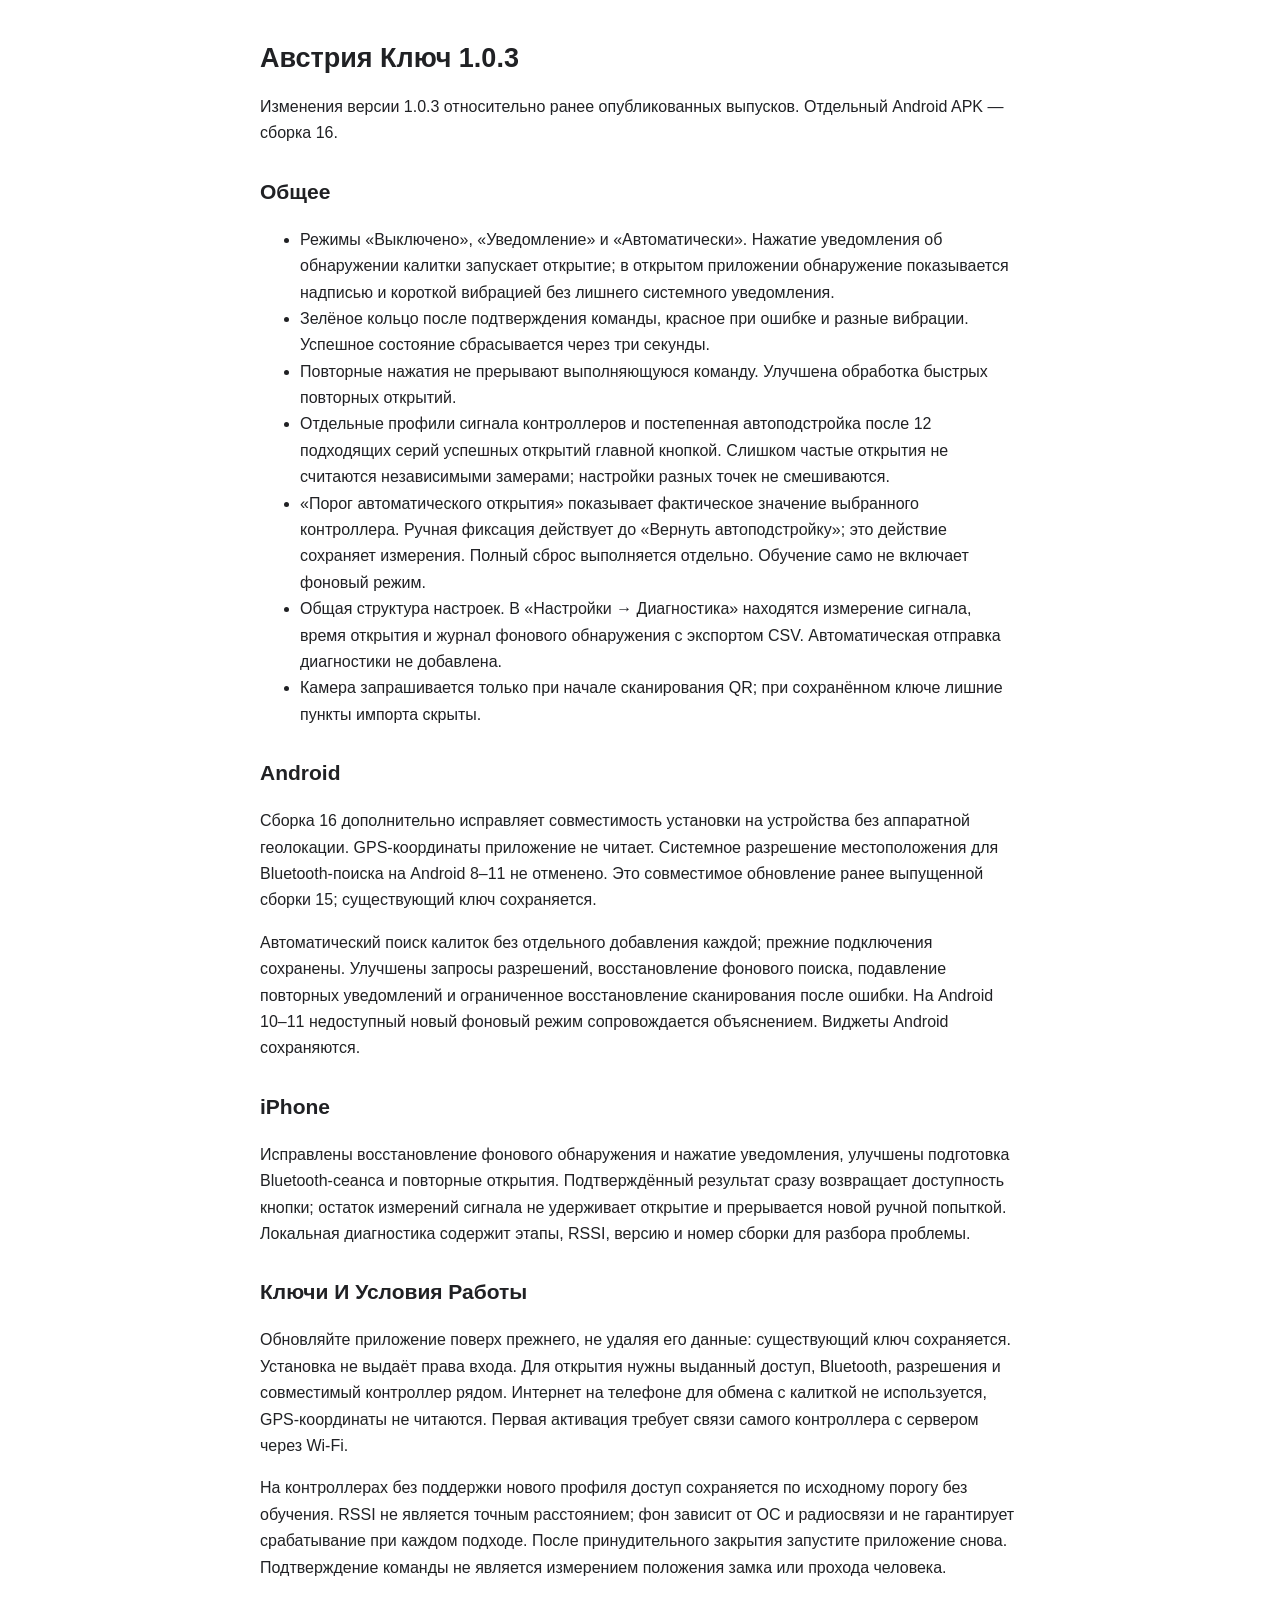
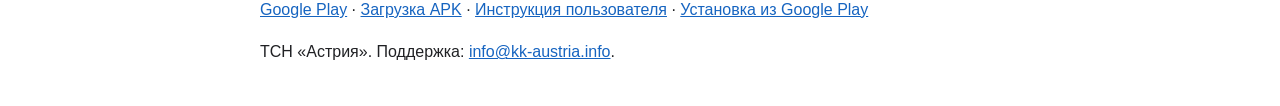
<file: downloads/release-1.0.3.html>
<!doctype html>
<html lang="ru"><head><meta charset="utf-8"><meta name="viewport" content="width=device-width,initial-scale=1"><base target="_blank"><title>Австрия Ключ — изменения 1.0.3</title><style>body{font:16px/1.65 -apple-system,BlinkMacSystemFont,"Segoe UI",sans-serif;color:#202124;background:#fff;max-width:760px;margin:0 auto;padding:24px}h1{font-size:27px;line-height:1.25}h2{font-size:21px;margin-top:28px}p,li{overflow-wrap:anywhere}a{color:#1664c0}</style></head><body>
<h1>Австрия Ключ 1.0.3</h1>
<p>Изменения версии 1.0.3 относительно ранее опубликованных выпусков. Отдельный Android APK — сборка 16.</p>
<h2>Общее</h2>
<ul>
<li>Режимы «Выключено», «Уведомление» и «Автоматически». Нажатие уведомления об обнаружении калитки запускает открытие; в открытом приложении обнаружение показывается надписью и короткой вибрацией без лишнего системного уведомления.</li>
<li>Зелёное кольцо после подтверждения команды, красное при ошибке и разные вибрации. Успешное состояние сбрасывается через три секунды.</li>
<li>Повторные нажатия не прерывают выполняющуюся команду. Улучшена обработка быстрых повторных открытий.</li>
<li>Отдельные профили сигнала контроллеров и постепенная автоподстройка после 12 подходящих серий успешных открытий главной кнопкой. Слишком частые открытия не считаются независимыми замерами; настройки разных точек не смешиваются.</li>
<li>«Порог автоматического открытия» показывает фактическое значение выбранного контроллера. Ручная фиксация действует до «Вернуть автоподстройку»; это действие сохраняет измерения. Полный сброс выполняется отдельно. Обучение само не включает фоновый режим.</li>
<li>Общая структура настроек. В «Настройки → Диагностика» находятся измерение сигнала, время открытия и журнал фонового обнаружения с экспортом CSV. Автоматическая отправка диагностики не добавлена.</li>
<li>Камера запрашивается только при начале сканирования QR; при сохранённом ключе лишние пункты импорта скрыты.</li>
</ul>
<h2>Android</h2>
<p>Сборка 16 дополнительно исправляет совместимость установки на устройства без аппаратной геолокации. GPS-координаты приложение не читает. Системное разрешение местоположения для Bluetooth-поиска на Android 8–11 не отменено. Это совместимое обновление ранее выпущенной сборки 15; существующий ключ сохраняется.</p>
<p>Автоматический поиск калиток без отдельного добавления каждой; прежние подключения сохранены. Улучшены запросы разрешений, восстановление фонового поиска, подавление повторных уведомлений и ограниченное восстановление сканирования после ошибки. На Android 10–11 недоступный новый фоновый режим сопровождается объяснением. Виджеты Android сохраняются.</p>
<h2>iPhone</h2>
<p>Исправлены восстановление фонового обнаружения и нажатие уведомления, улучшены подготовка Bluetooth-сеанса и повторные открытия. Подтверждённый результат сразу возвращает доступность кнопки; остаток измерений сигнала не удерживает открытие и прерывается новой ручной попыткой. Локальная диагностика содержит этапы, RSSI, версию и номер сборки для разбора проблемы.</p>
<h2>Ключи И Условия Работы</h2>
<p>Обновляйте приложение поверх прежнего, не удаляя его данные: существующий ключ сохраняется. Установка не выдаёт права входа. Для открытия нужны выданный доступ, Bluetooth, разрешения и совместимый контроллер рядом. Интернет на телефоне для обмена с калиткой не используется, GPS-координаты не читаются. Первая активация требует связи самого контроллера с сервером через Wi-Fi.</p>
<p>На контроллерах без поддержки нового профиля доступ сохраняется по исходному порогу без обучения. RSSI не является точным расстоянием; фон зависит от ОС и радиосвязи и не гарантирует срабатывание при каждом подходе. После принудительного закрытия запустите приложение снова. Подтверждение команды не является измерением положения замка или прохода человека.</p>
<p><a href="https://play.google.com/store/apps/details?id=ru.austria.key">Google Play</a> · <a href="index.html">Загрузка APK</a> · <a href="../help.html">Инструкция пользователя</a> · <a href="../testing/android.html">Установка из Google Play</a></p>
<p>ТСН «Астрия». Поддержка: <a href="mailto:info@kk-austria.info">info@kk-austria.info</a>.</p>
</body></html>
</file>
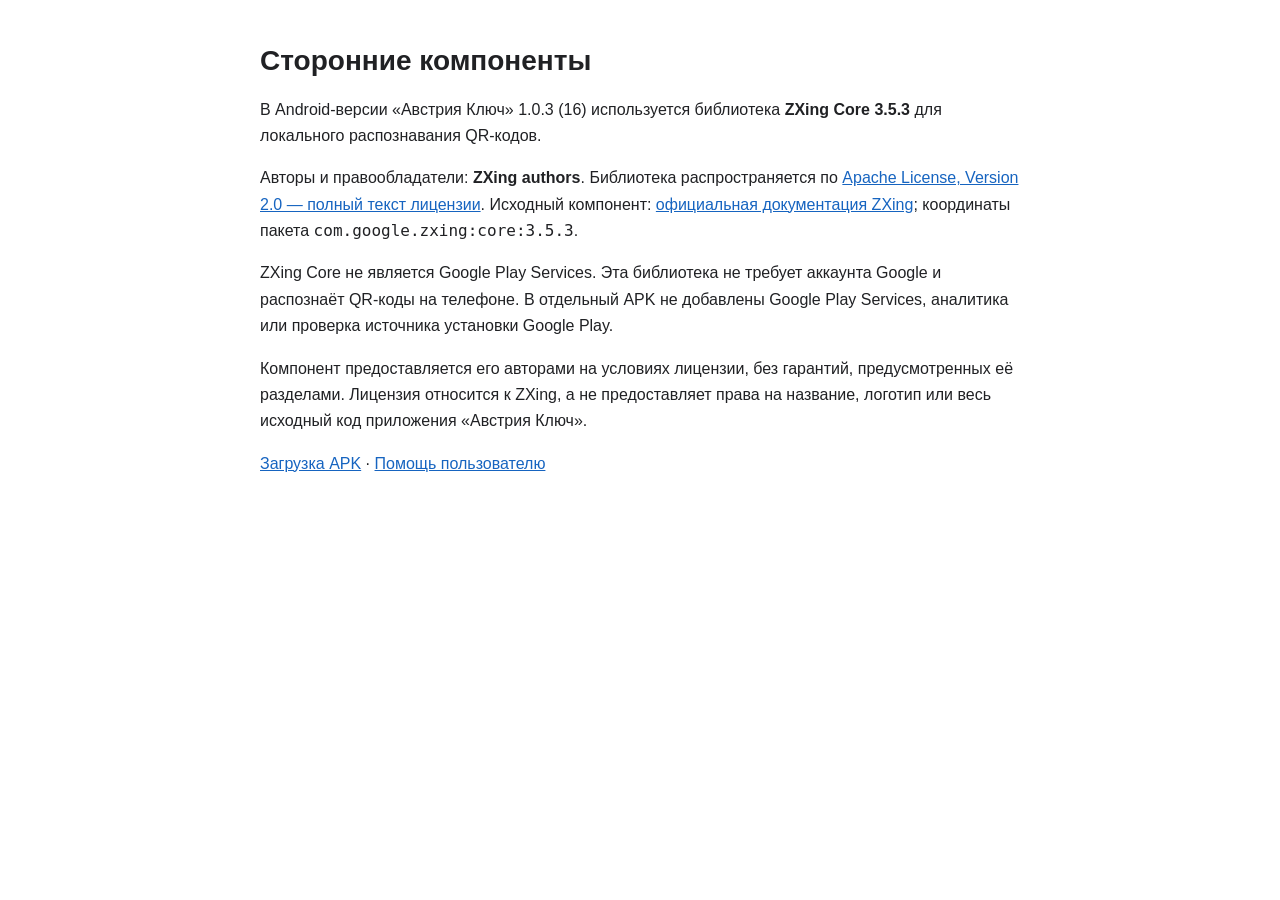
<file: downloads/third-party-notices.html>
<!doctype html>
<html lang="ru">
<head><meta charset="utf-8"><meta name="viewport" content="width=device-width,initial-scale=1"><title>Сторонние компоненты — Австрия Ключ</title>
<style>body{font:16px/1.65 -apple-system,BlinkMacSystemFont,"Segoe UI",sans-serif;max-width:760px;margin:0 auto;padding:24px;color:#202124}h1{font-size:28px;line-height:1.25}p{overflow-wrap:anywhere}a{color:#1664c0}</style></head>
<body><h1>Сторонние компоненты</h1>
<p>В Android-версии «Австрия Ключ» 1.0.3 (16) используется библиотека <strong>ZXing Core 3.5.3</strong> для локального распознавания QR-кодов.</p>
<p>Авторы и правообладатели: <strong>ZXing authors</strong>. Библиотека распространяется по <a href="LICENSE-APACHE-2.0.txt">Apache License, Version 2.0 — полный текст лицензии</a>. Исходный компонент: <a href="https://zxing.github.io/zxing/">официальная документация ZXing</a>; координаты пакета <code>com.google.zxing:core:3.5.3</code>.</p>
<p>ZXing Core не является Google Play Services. Эта библиотека не требует аккаунта Google и распознаёт QR-коды на телефоне. В отдельный APK не добавлены Google Play Services, аналитика или проверка источника установки Google Play.</p>
<p>Компонент предоставляется его авторами на условиях лицензии, без гарантий, предусмотренных её разделами. Лицензия относится к ZXing, а не предоставляет права на название, логотип или весь исходный код приложения «Австрия Ключ».</p>
<p><a href="index.html">Загрузка APK</a> · <a href="../help.html">Помощь пользователю</a></p>
</body></html>
</file>
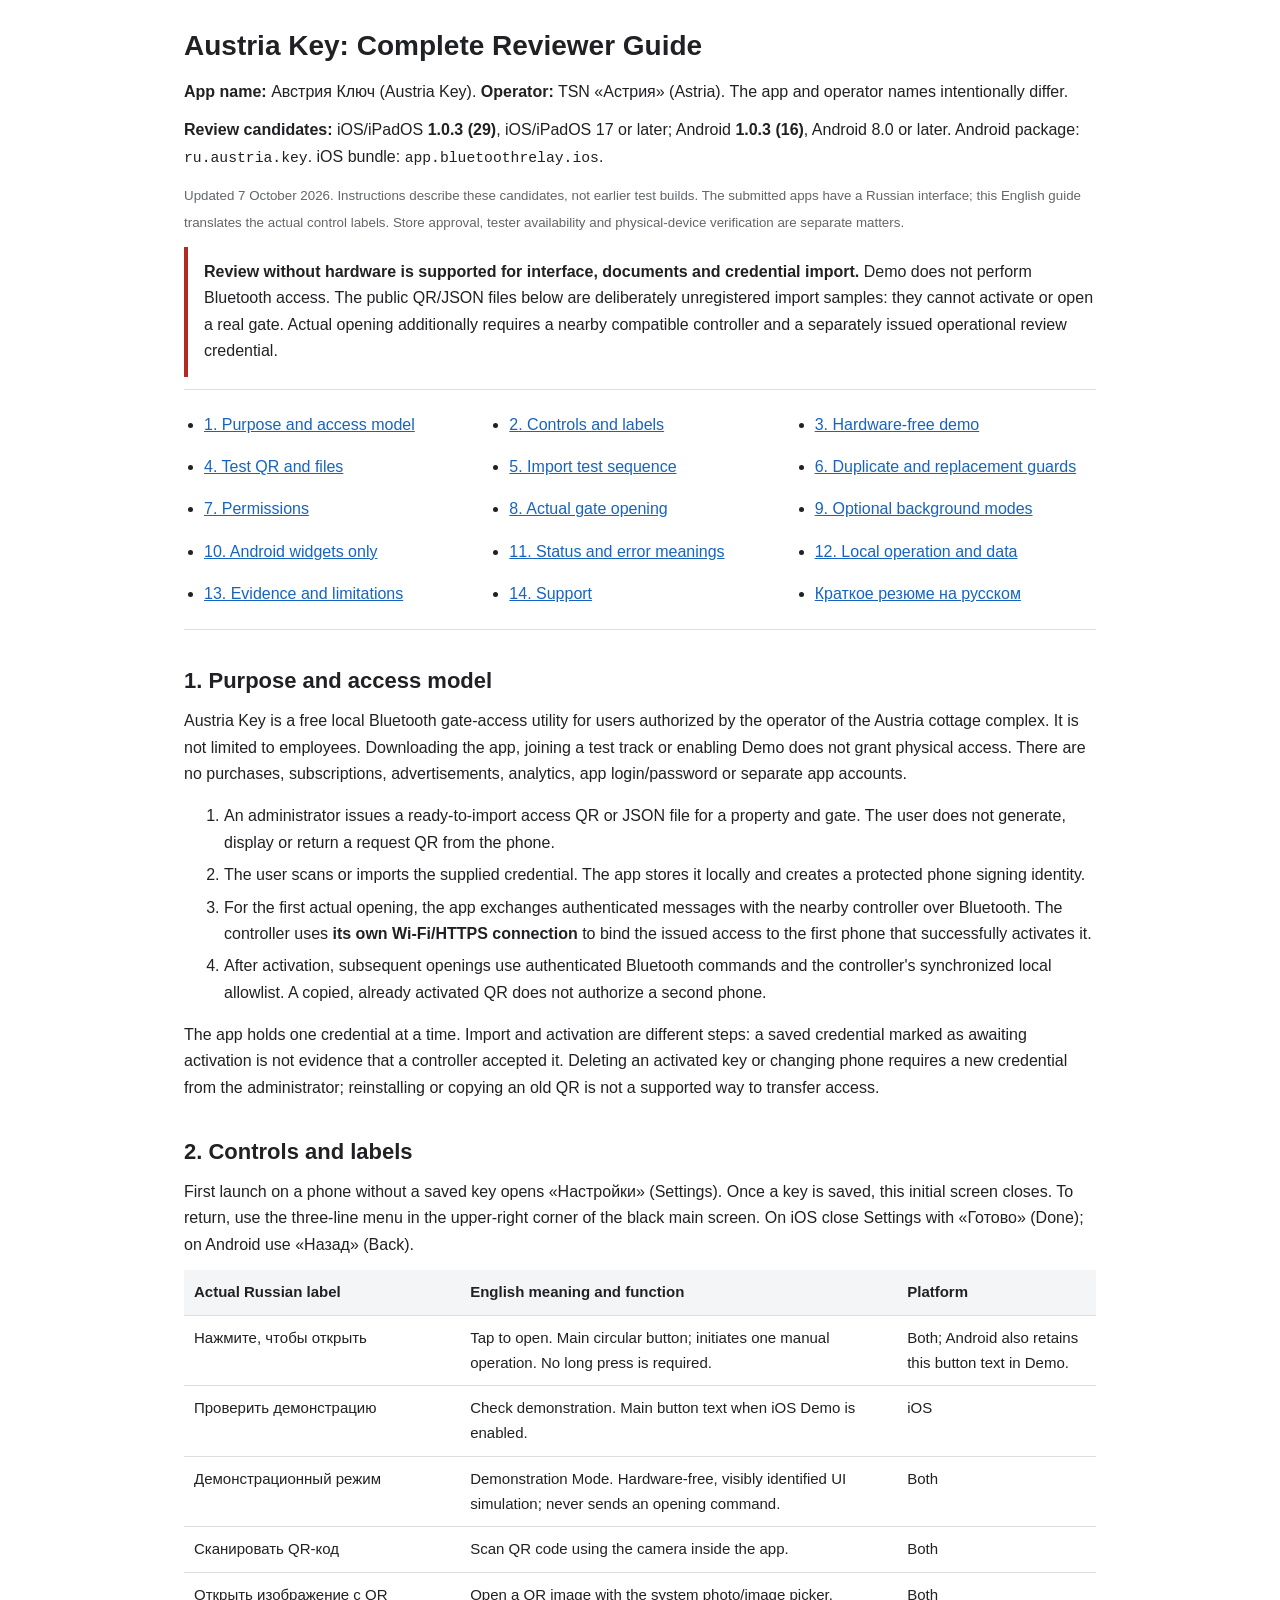
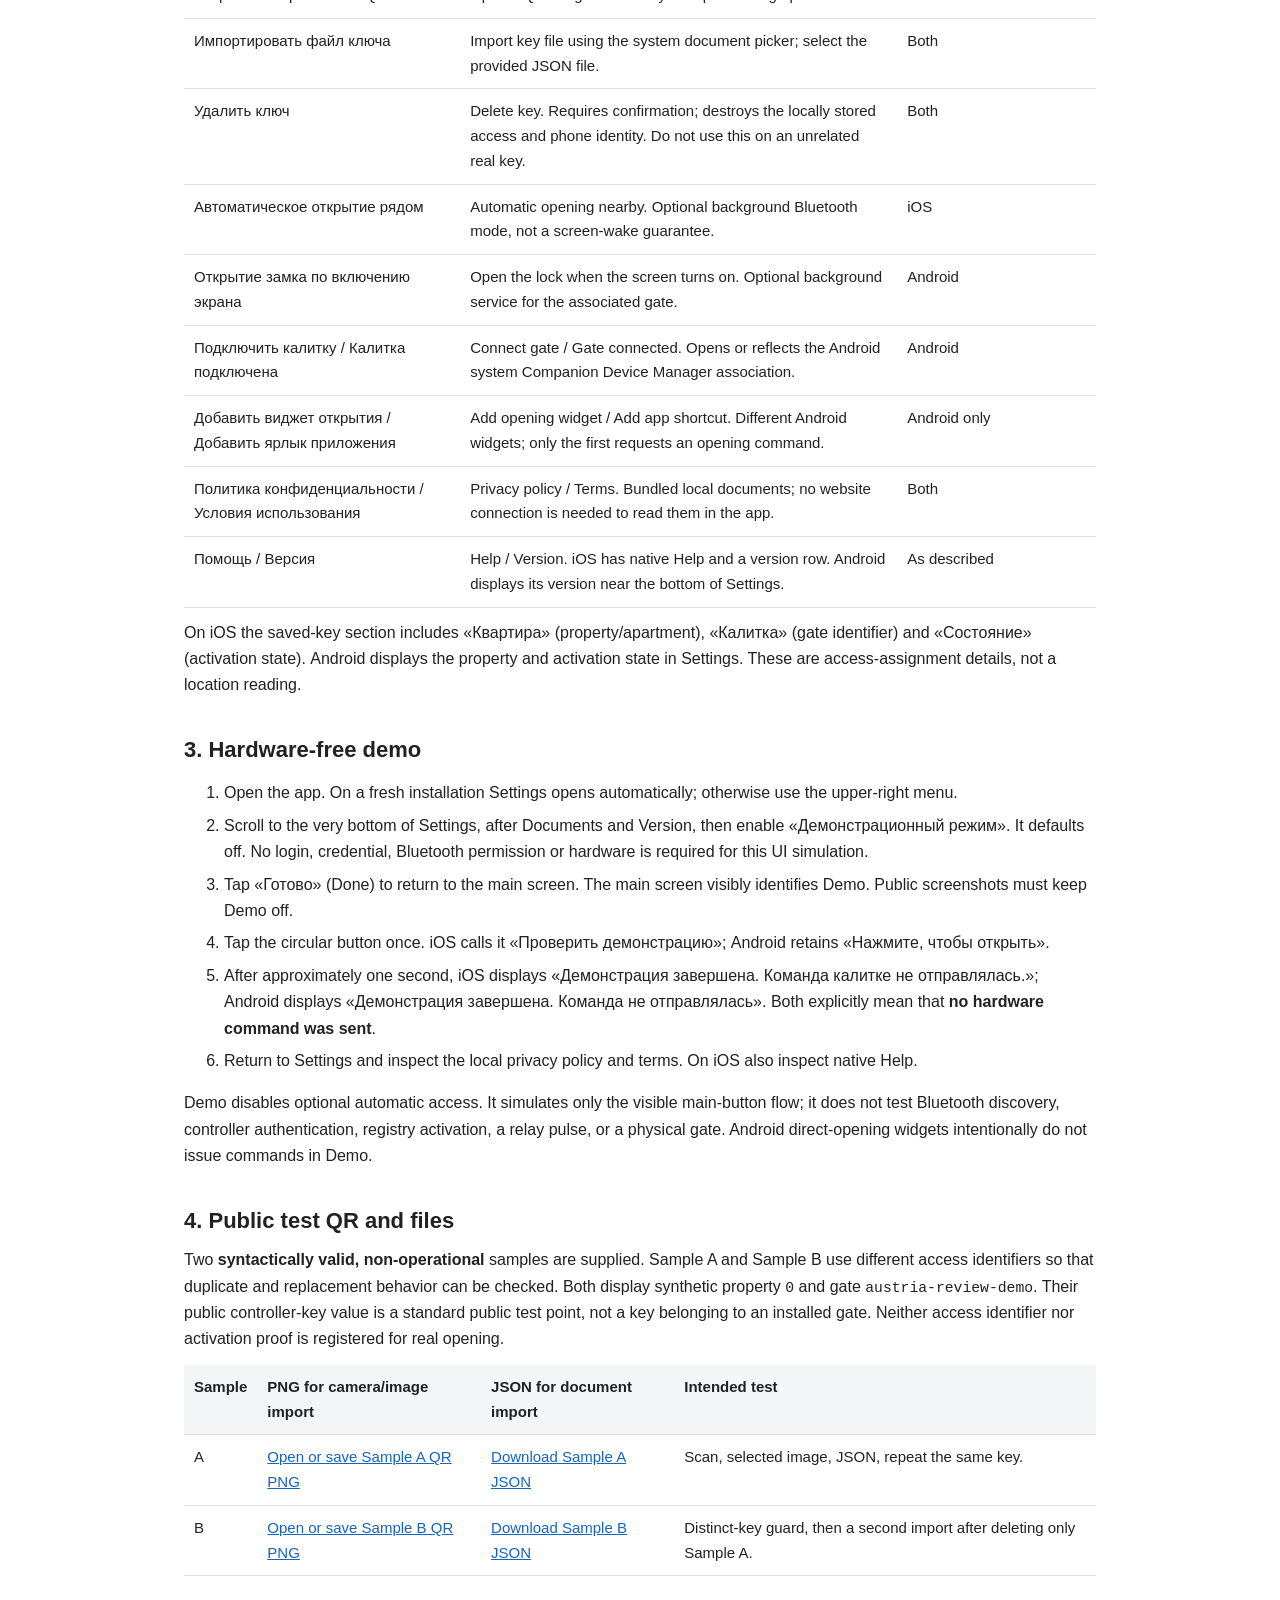
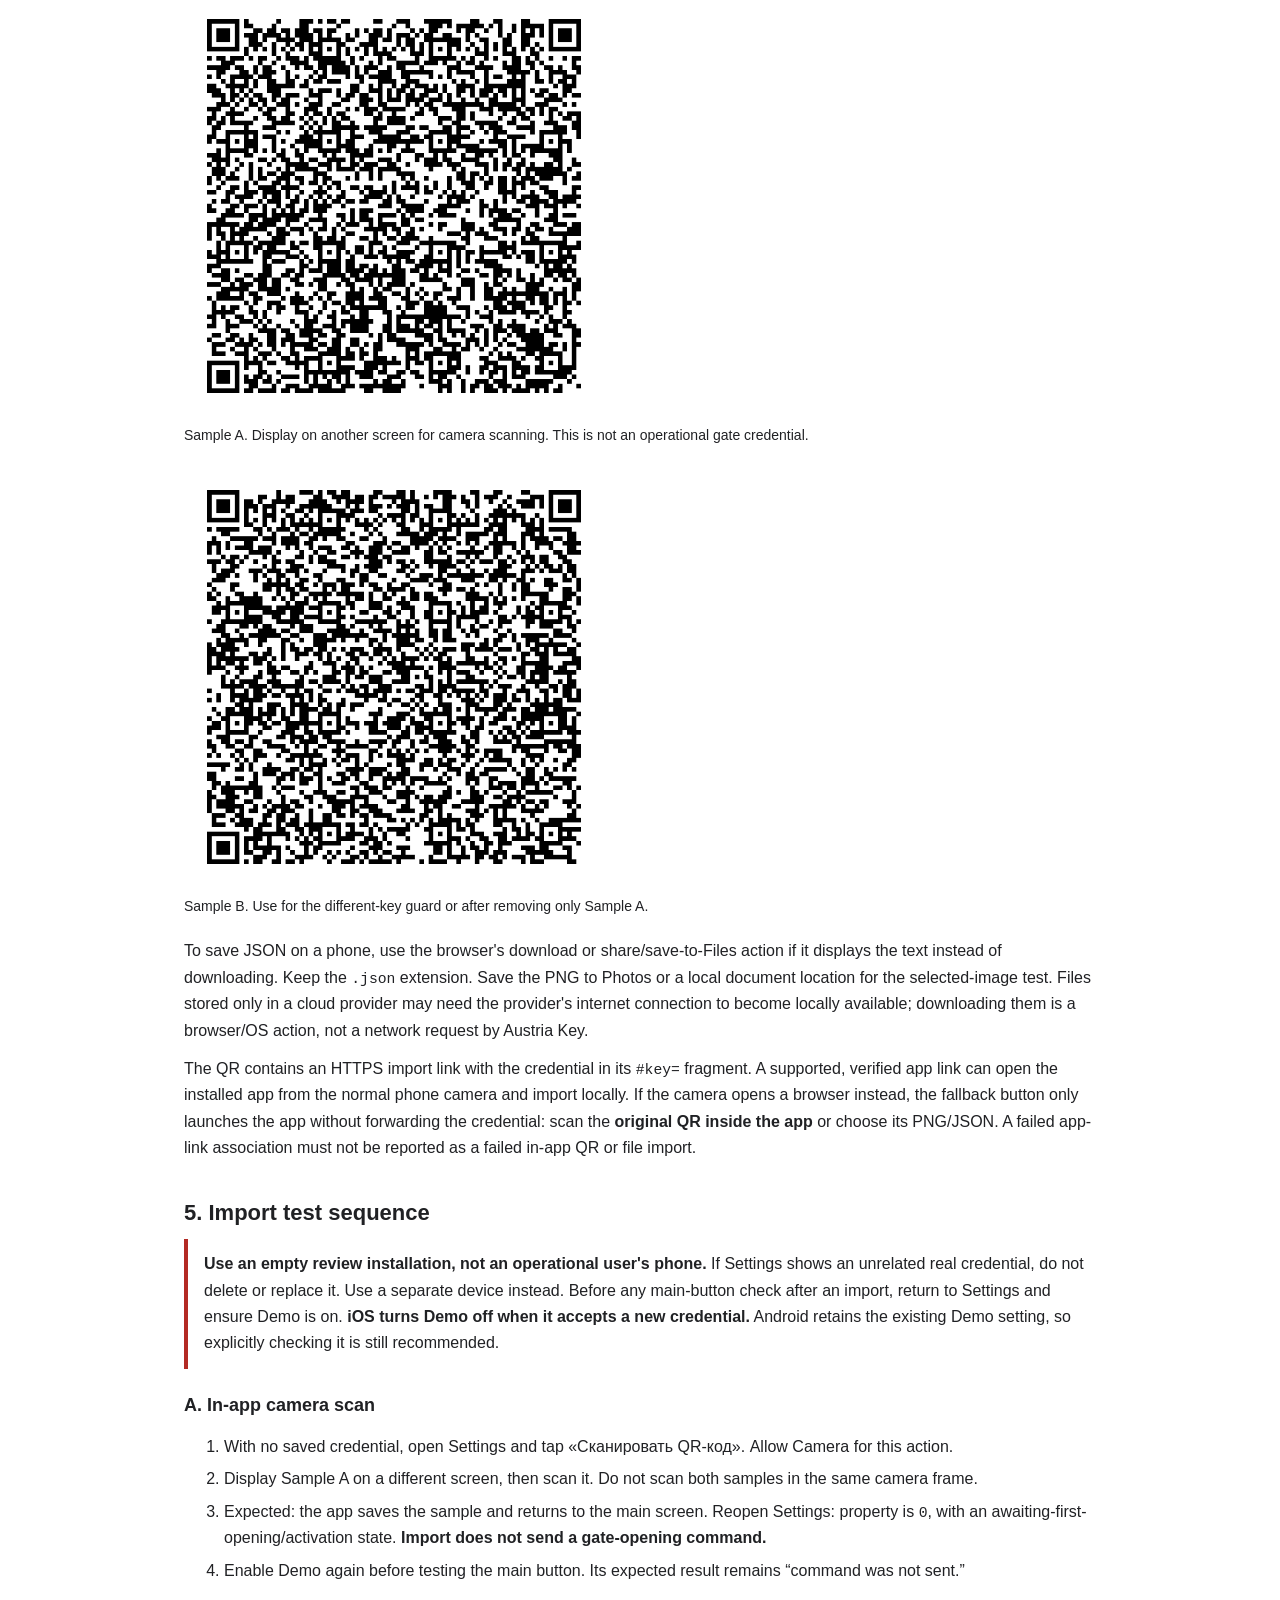
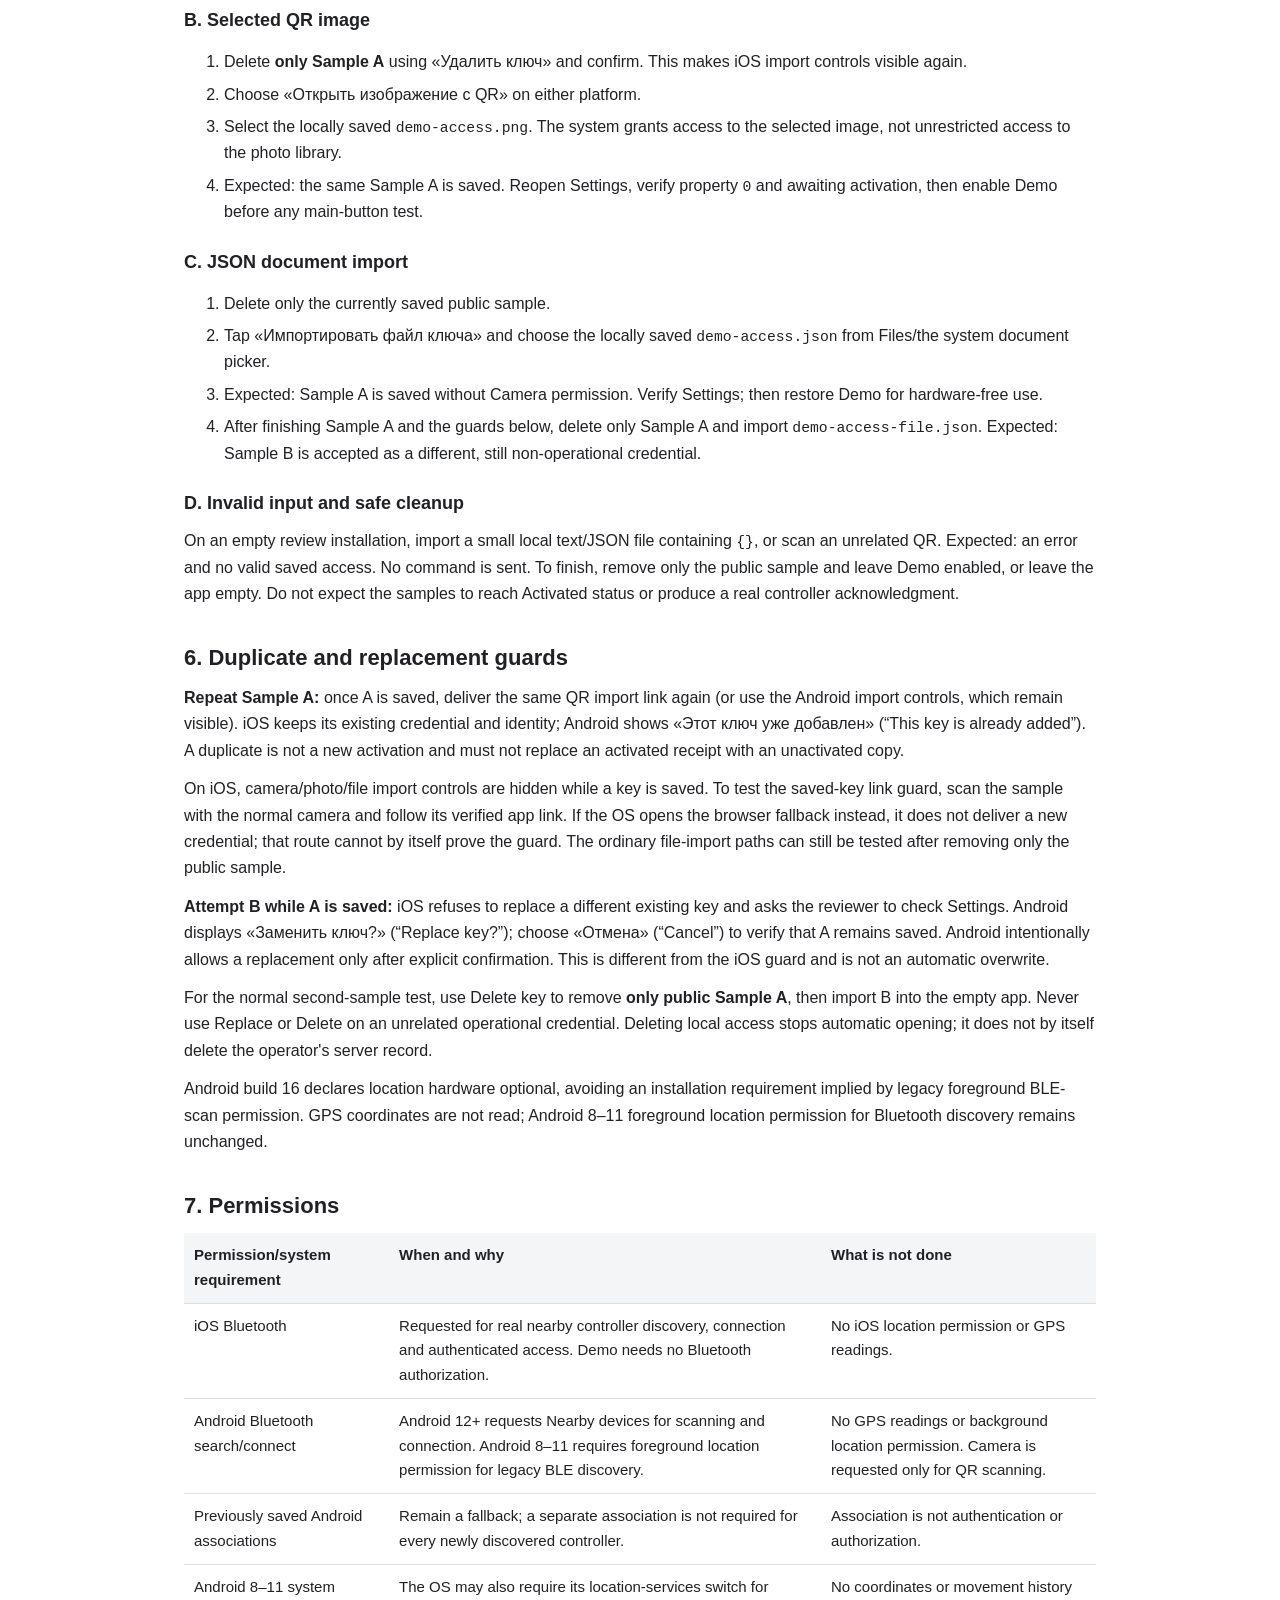
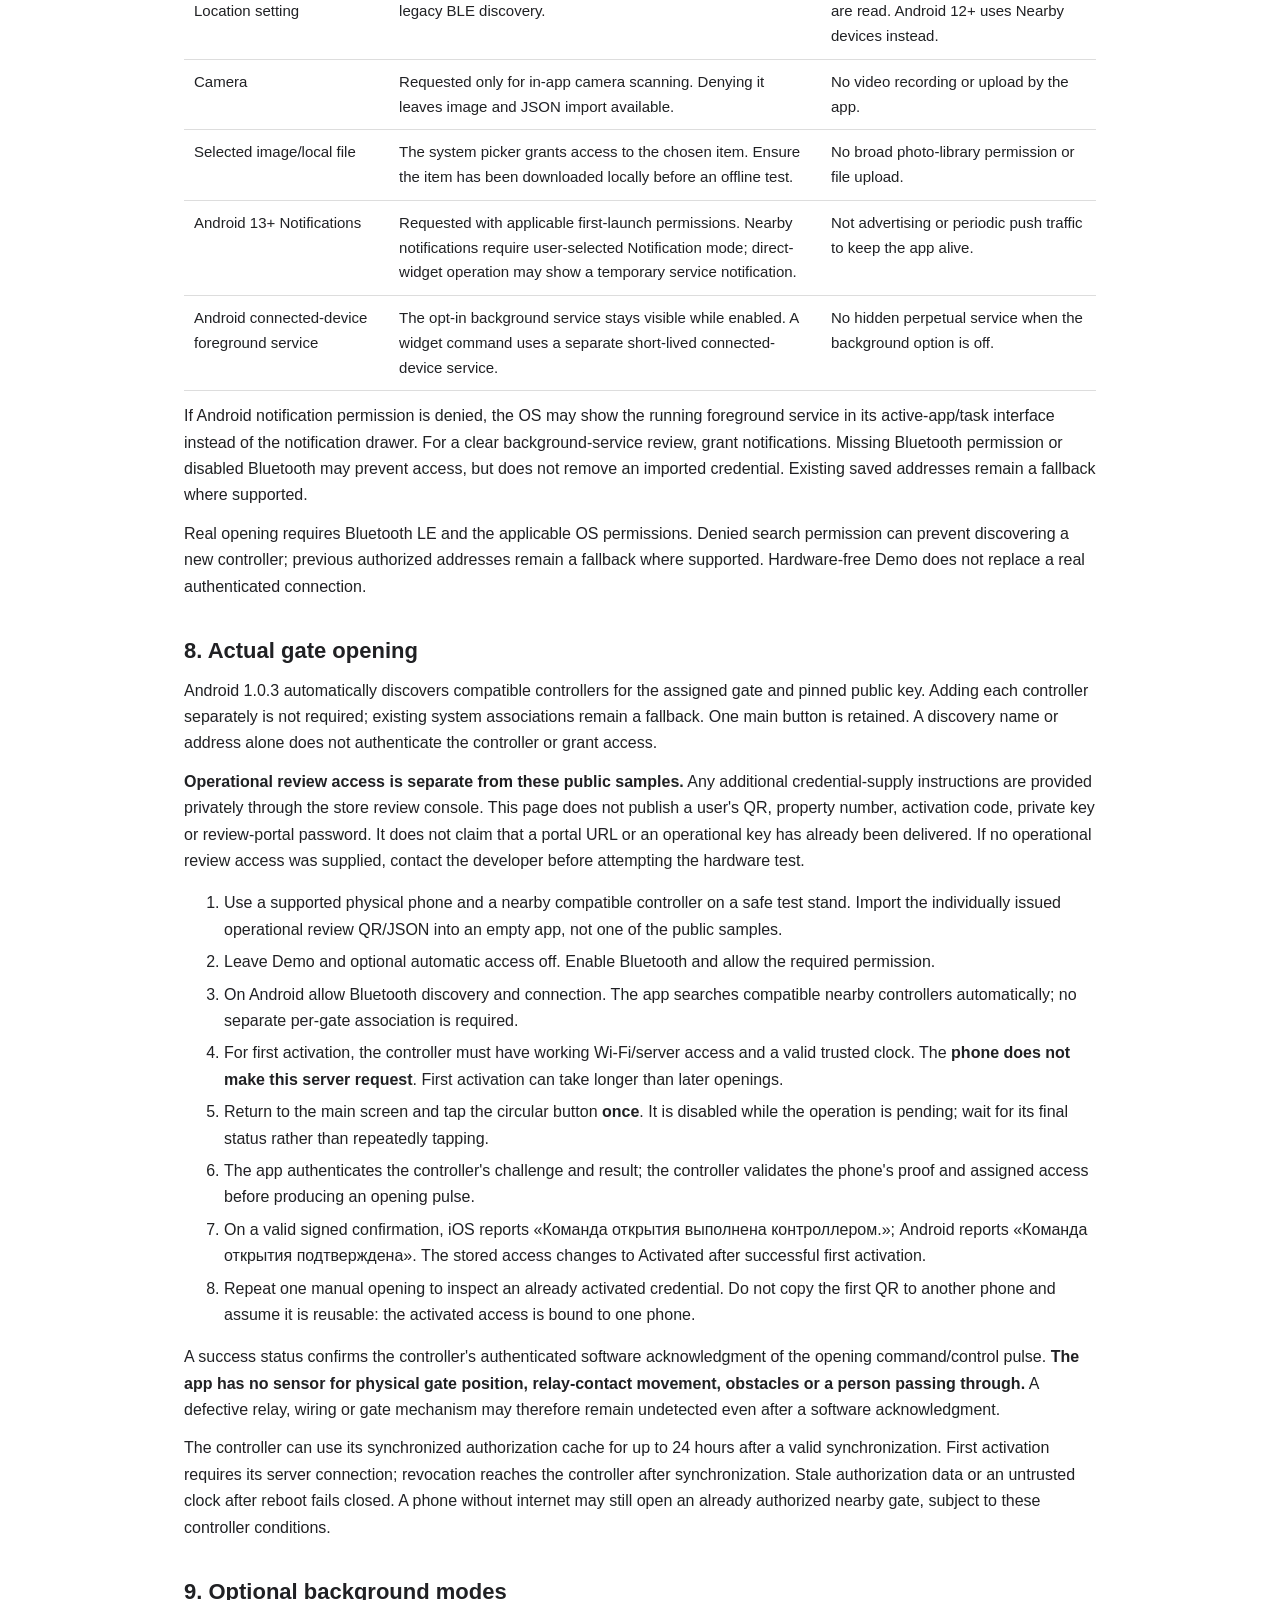
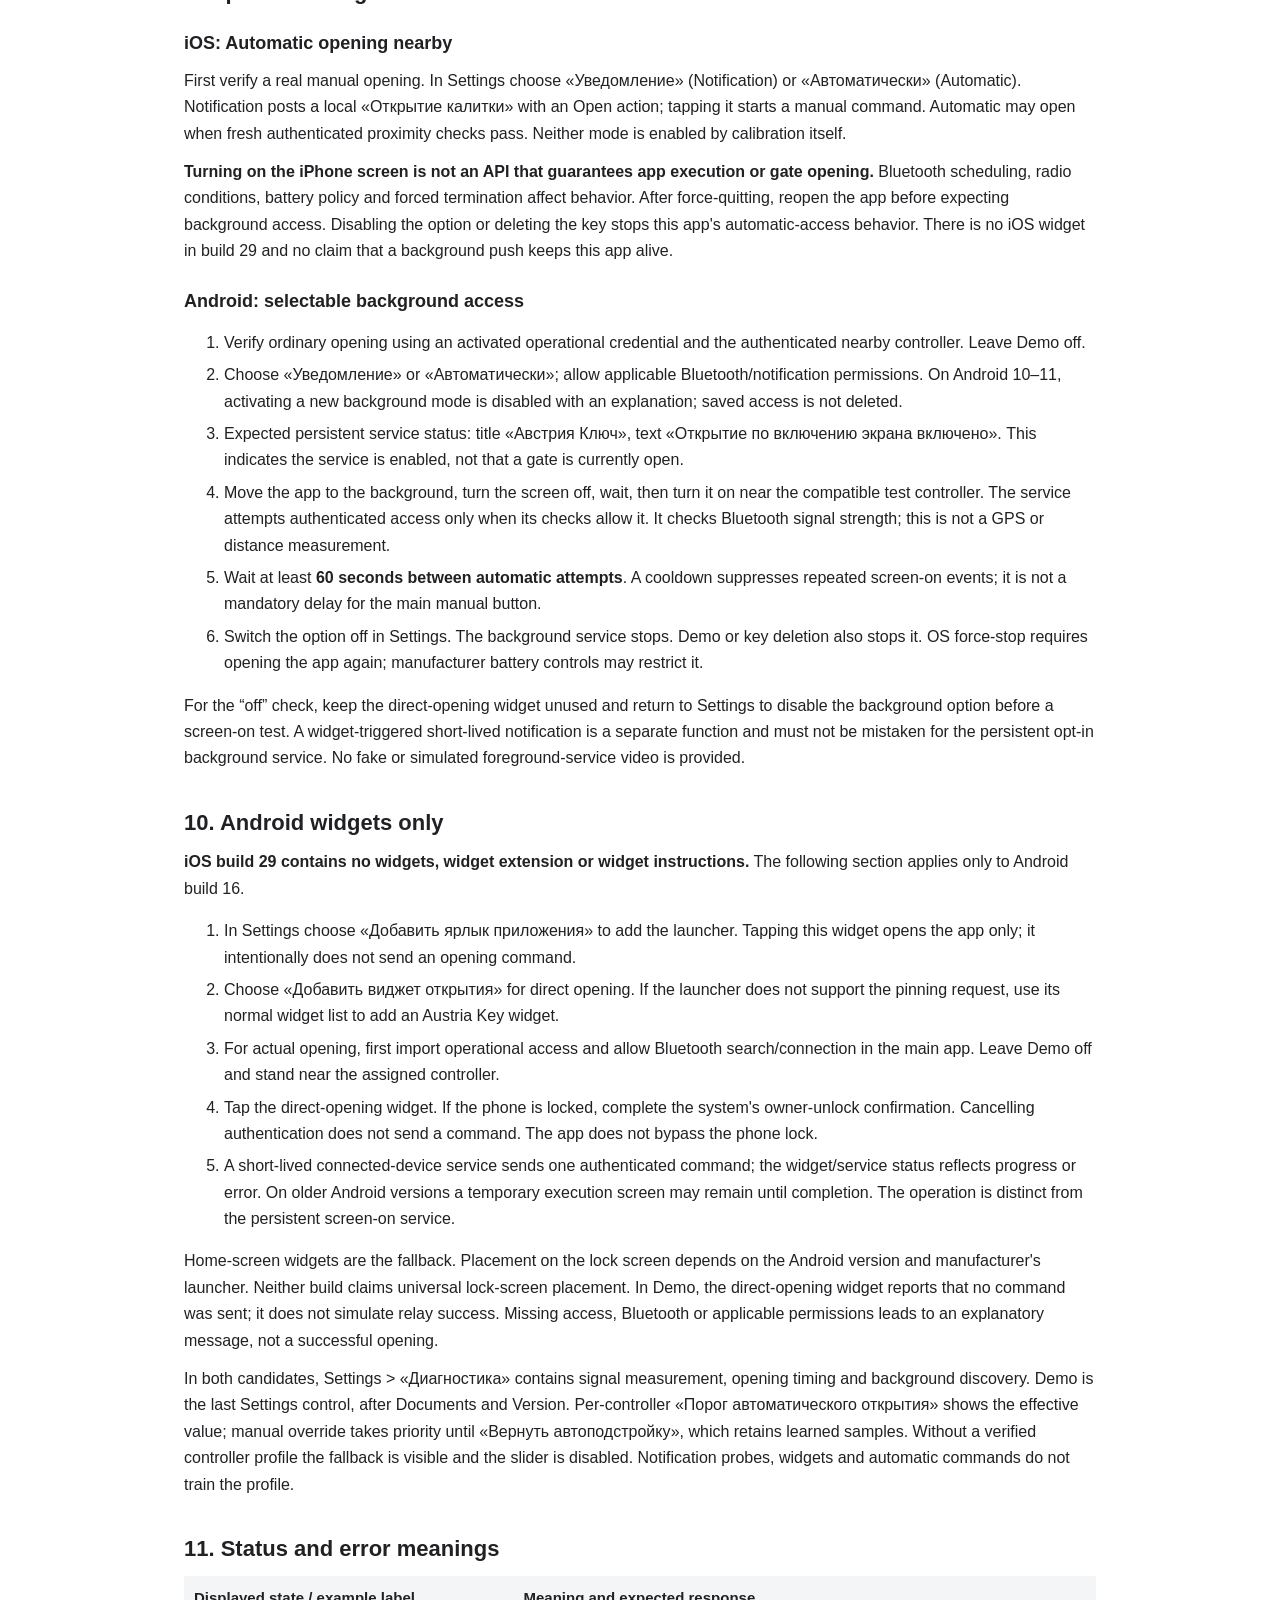
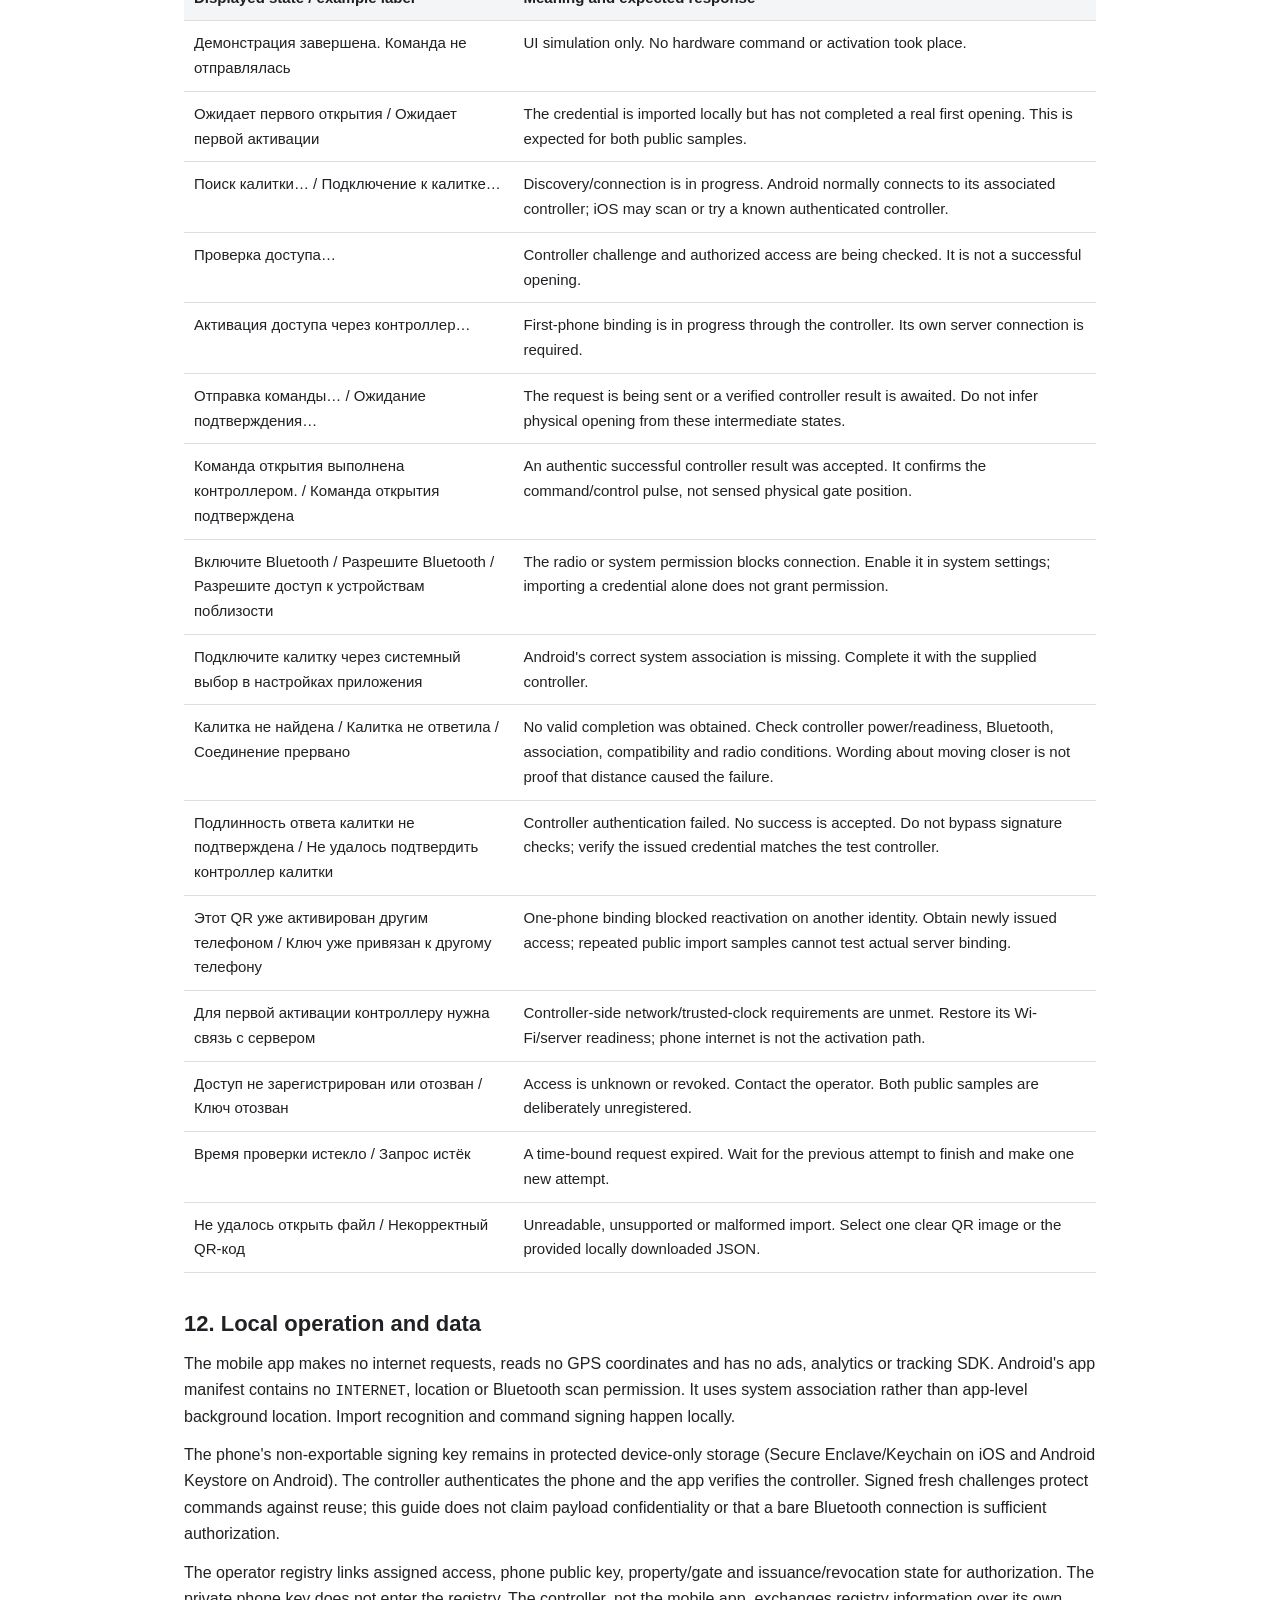
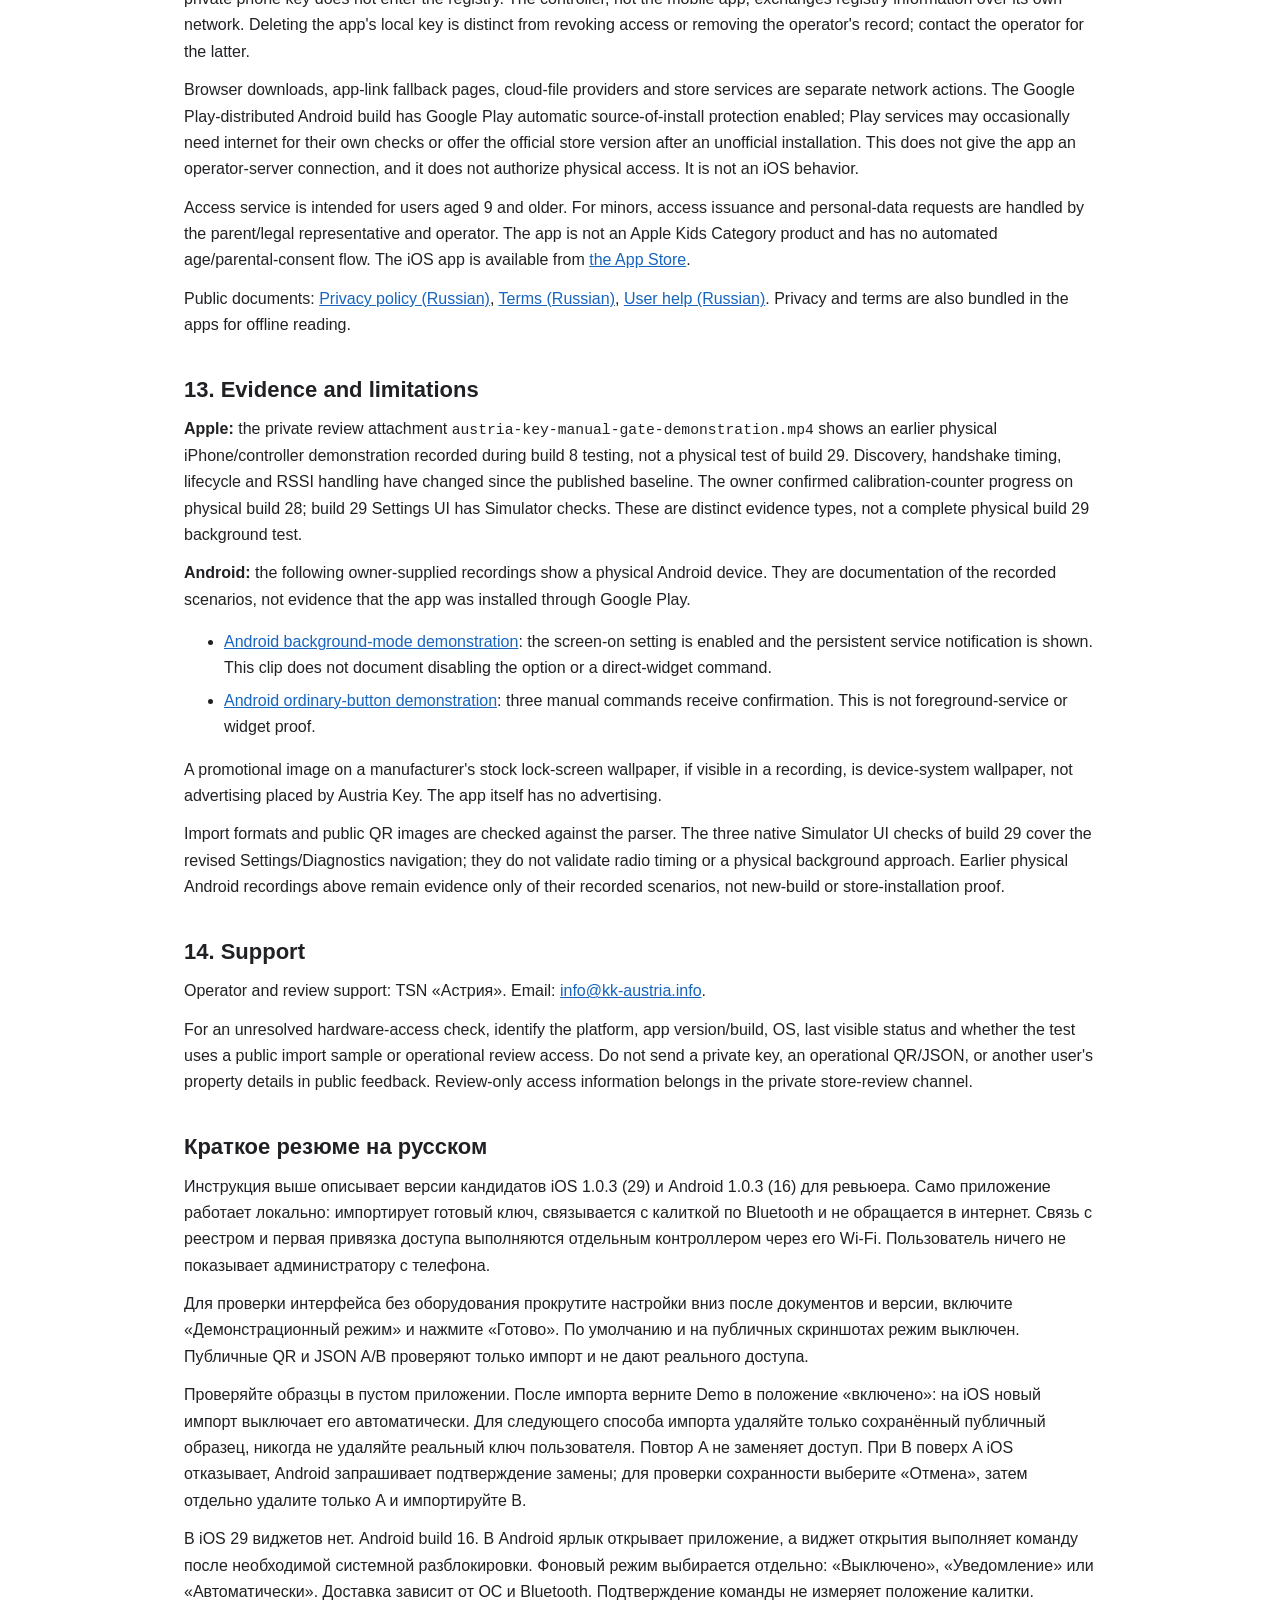
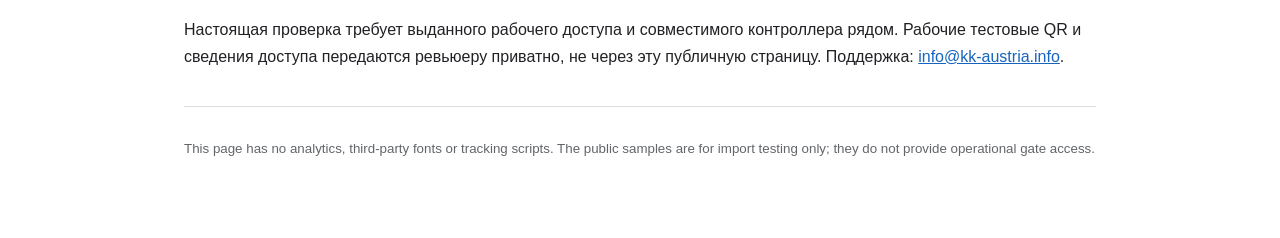
<file: review/reviewer-guide.html>
<!doctype html>
<html lang="en">
<head>
  <meta charset="utf-8">
  <meta name="viewport" content="width=device-width, initial-scale=1">
  <title>Austria Key: Complete Reviewer Guide</title>
  <style>
    * { box-sizing: border-box; }
    body { margin: 0; color: #202124; background: #fff; font: 16px/1.65 -apple-system, BlinkMacSystemFont, "Segoe UI", sans-serif; }
    main { max-width: 960px; padding: 28px 24px 64px; margin: 0 auto; }
    h1 { font-size: 28px; line-height: 1.25; margin: 0 0 16px; }
    h2 { font-size: 22px; line-height: 1.35; margin: 36px 0 12px; scroll-margin-top: 16px; }
    h3 { font-size: 18px; line-height: 1.4; margin: 24px 0 8px; }
    p, li, td, th { overflow-wrap: anywhere; }
    a { color: #1664c0; }
    p { margin: 12px 0; }
    li { margin: 6px 0; }
    small, .subtle { color: #62656a; }
    nav { padding: 16px 0; border-top: 1px solid #ddd; border-bottom: 1px solid #ddd; }
    nav ul { display: grid; grid-template-columns: repeat(auto-fit, minmax(220px, 1fr)); padding: 0 0 0 20px; gap: 4px 24px; margin: 0; }
    .notice { padding: 12px 0 12px 16px; border-left: 4px solid #b32a24; }
    .table-wrap { overflow-x: auto; }
    table { width: 100%; border-collapse: collapse; font-size: 15px; }
    td, th { border-bottom: 1px solid #ddd; padding: 10px; text-align: left; vertical-align: top; overflow-wrap: break-word; }
    th { background: #f4f5f6; }
    code { font-size: 0.92em; overflow-wrap: anywhere; }
    figure { margin: 20px 0; }
    figure img { width: min(100%, 420px); height: auto; display: block; }
    figcaption { font-size: 14px; margin-top: 8px; }
    footer { margin-top: 36px; border-top: 1px solid #ddd; padding-top: 16px; }
    @media (max-width: 640px) { table { min-width: 640px; } }
    @media (max-width: 480px) { main { padding: 20px 16px 40px; } td, th { padding: 8px; } }
  </style>
</head>
<body>
<main>
  <h1>Austria Key: Complete Reviewer Guide</h1>
  <p><strong>App name:</strong> <span lang="ru">Австрия Ключ</span> (Austria Key). <strong>Operator:</strong> TSN <span lang="ru">«Астрия»</span> (Astria). The app and operator names intentionally differ.</p>
  <p><strong>Review candidates:</strong> iOS/iPadOS <strong>1.0.3 (29)</strong>, iOS/iPadOS 17 or later; Android <strong>1.0.3 (16)</strong>, Android 8.0 or later. Android package: <code>ru.austria.key</code>. iOS bundle: <code>app.bluetoothrelay.ios</code>.</p>
  <p><small>Updated 7 October 2026. Instructions describe these candidates, not earlier test builds. The submitted apps have a Russian interface; this English guide translates the actual control labels. Store approval, tester availability and physical-device verification are separate matters.</small></p>
  <p class="notice"><strong>Review without hardware is supported for interface, documents and credential import.</strong> Demo does not perform Bluetooth access. The public QR/JSON files below are deliberately unregistered import samples: they cannot activate or open a real gate. Actual opening additionally requires a nearby compatible controller and a separately issued operational review credential.</p>

  <nav aria-label="Guide contents">
    <ul>
      <li><a href="#purpose">1. Purpose and access model</a></li>
      <li><a href="#controls">2. Controls and labels</a></li>
      <li><a href="#demo">3. Hardware-free demo</a></li>
      <li><a href="#samples">4. Test QR and files</a></li>
      <li><a href="#imports">5. Import test sequence</a></li>
      <li><a href="#guards">6. Duplicate and replacement guards</a></li>
      <li><a href="#permissions">7. Permissions</a></li>
      <li><a href="#real-access">8. Actual gate opening</a></li>
      <li><a href="#background">9. Optional background modes</a></li>
      <li><a href="#widgets">10. Android widgets only</a></li>
      <li><a href="#states">11. Status and error meanings</a></li>
      <li><a href="#privacy">12. Local operation and data</a></li>
      <li><a href="#evidence">13. Evidence and limitations</a></li>
      <li><a href="#contact">14. Support</a></li>
      <li><a href="#ru">Краткое резюме на русском</a></li>
    </ul>
  </nav>

  <section id="purpose">
    <h2>1. Purpose and access model</h2>
    <p>Austria Key is a free local Bluetooth gate-access utility for users authorized by the operator of the Austria cottage complex. It is not limited to employees. Downloading the app, joining a test track or enabling Demo does not grant physical access. There are no purchases, subscriptions, advertisements, analytics, app login/password or separate app accounts.</p>
    <ol>
      <li>An administrator issues a ready-to-import access QR or JSON file for a property and gate. The user does not generate, display or return a request QR from the phone.</li>
      <li>The user scans or imports the supplied credential. The app stores it locally and creates a protected phone signing identity.</li>
      <li>For the first actual opening, the app exchanges authenticated messages with the nearby controller over Bluetooth. The controller uses <strong>its own Wi-Fi/HTTPS connection</strong> to bind the issued access to the first phone that successfully activates it.</li>
      <li>After activation, subsequent openings use authenticated Bluetooth commands and the controller's synchronized local allowlist. A copied, already activated QR does not authorize a second phone.</li>
    </ol>
    <p>The app holds one credential at a time. Import and activation are different steps: a saved credential marked as awaiting activation is not evidence that a controller accepted it. Deleting an activated key or changing phone requires a new credential from the administrator; reinstalling or copying an old QR is not a supported way to transfer access.</p>
  </section>

  <section id="controls">
    <h2>2. Controls and labels</h2>
    <p>First launch on a phone without a saved key opens <span lang="ru">«Настройки»</span> (Settings). Once a key is saved, this initial screen closes. To return, use the three-line menu in the upper-right corner of the black main screen. On iOS close Settings with <span lang="ru">«Готово»</span> (Done); on Android use <span lang="ru">«Назад»</span> (Back).</p>
    <div class="table-wrap">
      <table>
        <thead><tr><th>Actual Russian label</th><th>English meaning and function</th><th>Platform</th></tr></thead>
        <tbody>
          <tr><td lang="ru">Нажмите, чтобы открыть</td><td>Tap to open. Main circular button; initiates one manual operation. No long press is required.</td><td>Both; Android also retains this button text in Demo.</td></tr>
          <tr><td lang="ru">Проверить демонстрацию</td><td>Check demonstration. Main button text when iOS Demo is enabled.</td><td>iOS</td></tr>
          <tr><td lang="ru">Демонстрационный режим</td><td>Demonstration Mode. Hardware-free, visibly identified UI simulation; never sends an opening command.</td><td>Both</td></tr>
          <tr><td lang="ru">Сканировать QR-код</td><td>Scan QR code using the camera inside the app.</td><td>Both</td></tr>
          <tr><td lang="ru">Открыть изображение с QR</td><td>Open a QR image with the system photo/image picker.</td><td>Both</td></tr>
          <tr><td lang="ru">Импортировать файл ключа</td><td>Import key file using the system document picker; select the provided JSON file.</td><td>Both</td></tr>
          <tr><td lang="ru">Удалить ключ</td><td>Delete key. Requires confirmation; destroys the locally stored access and phone identity. Do not use this on an unrelated real key.</td><td>Both</td></tr>
          <tr><td lang="ru">Автоматическое открытие рядом</td><td>Automatic opening nearby. Optional background Bluetooth mode, not a screen-wake guarantee.</td><td>iOS</td></tr>
          <tr><td lang="ru">Открытие замка по включению экрана</td><td>Open the lock when the screen turns on. Optional background service for the associated gate.</td><td>Android</td></tr>
          <tr><td lang="ru">Подключить калитку / Калитка подключена</td><td>Connect gate / Gate connected. Opens or reflects the Android system Companion Device Manager association.</td><td>Android</td></tr>
          <tr><td lang="ru">Добавить виджет открытия / Добавить ярлык приложения</td><td>Add opening widget / Add app shortcut. Different Android widgets; only the first requests an opening command.</td><td>Android only</td></tr>
          <tr><td lang="ru">Политика конфиденциальности / Условия использования</td><td>Privacy policy / Terms. Bundled local documents; no website connection is needed to read them in the app.</td><td>Both</td></tr>
          <tr><td lang="ru">Помощь / Версия</td><td>Help / Version. iOS has native Help and a version row. Android displays its version near the bottom of Settings.</td><td>As described</td></tr>
        </tbody>
      </table>
    </div>
    <p>On iOS the saved-key section includes <span lang="ru">«Квартира»</span> (property/apartment), <span lang="ru">«Калитка»</span> (gate identifier) and <span lang="ru">«Состояние»</span> (activation state). Android displays the property and activation state in Settings. These are access-assignment details, not a location reading.</p>
  </section>

  <section id="demo">
    <h2>3. Hardware-free demo</h2>
    <ol>
      <li>Open the app. On a fresh installation Settings opens automatically; otherwise use the upper-right menu.</li>
      <li>Scroll to the very bottom of Settings, after Documents and Version, then enable <span lang="ru">«Демонстрационный режим»</span>. It defaults off. No login, credential, Bluetooth permission or hardware is required for this UI simulation.</li>
      <li>Tap <span lang="ru">«Готово»</span> (Done) to return to the main screen. The main screen visibly identifies Demo. Public screenshots must keep Demo off.</li>
      <li>Tap the circular button once. iOS calls it <span lang="ru">«Проверить демонстрацию»</span>; Android retains <span lang="ru">«Нажмите, чтобы открыть»</span>.</li>
      <li>After approximately one second, iOS displays <span lang="ru">«Демонстрация завершена. Команда калитке не отправлялась.»</span>; Android displays <span lang="ru">«Демонстрация завершена. Команда не отправлялась»</span>. Both explicitly mean that <strong>no hardware command was sent</strong>.</li>
      <li>Return to Settings and inspect the local privacy policy and terms. On iOS also inspect native Help.</li>
    </ol>
    <p>Demo disables optional automatic access. It simulates only the visible main-button flow; it does not test Bluetooth discovery, controller authentication, registry activation, a relay pulse, or a physical gate. Android direct-opening widgets intentionally do not issue commands in Demo.</p>
  </section>

  <section id="samples">
    <h2>4. Public test QR and files</h2>
    <p>Two <strong>syntactically valid, non-operational</strong> samples are supplied. Sample A and Sample B use different access identifiers so that duplicate and replacement behavior can be checked. Both display synthetic property <code>0</code> and gate <code>austria-review-demo</code>. Their public controller-key value is a standard public test point, not a key belonging to an installed gate. Neither access identifier nor activation proof is registered for real opening.</p>
    <div class="table-wrap">
      <table>
        <thead><tr><th>Sample</th><th>PNG for camera/image import</th><th>JSON for document import</th><th>Intended test</th></tr></thead>
        <tbody>
          <tr><td>A</td><td><a href="demo-access.png">Open or save Sample A QR PNG</a></td><td><a href="demo-access.json" download="demo-access.json">Download Sample A JSON</a></td><td>Scan, selected image, JSON, repeat the same key.</td></tr>
          <tr><td>B</td><td><a href="demo-access-file.png">Open or save Sample B QR PNG</a></td><td><a href="demo-access-file.json" download="demo-access-file.json">Download Sample B JSON</a></td><td>Distinct-key guard, then a second import after deleting only Sample A.</td></tr>
        </tbody>
      </table>
    </div>
    <figure>
      <a href="demo-access.png"><img src="demo-access.png" width="1092" height="1092" alt="Sample A: non-operational QR for testing credential import"></a>
      <figcaption>Sample A. Display on another screen for camera scanning. This is not an operational gate credential.</figcaption>
    </figure>
    <figure>
      <a href="demo-access-file.png"><img src="demo-access-file.png" width="1092" height="1092" alt="Sample B: a second non-operational QR with a distinct access identifier"></a>
      <figcaption>Sample B. Use for the different-key guard or after removing only Sample A.</figcaption>
    </figure>
    <p>To save JSON on a phone, use the browser's download or share/save-to-Files action if it displays the text instead of downloading. Keep the <code>.json</code> extension. Save the PNG to Photos or a local document location for the selected-image test. Files stored only in a cloud provider may need the provider's internet connection to become locally available; downloading them is a browser/OS action, not a network request by Austria Key.</p>
    <p>The QR contains an HTTPS import link with the credential in its <code>#key=</code> fragment. A supported, verified app link can open the installed app from the normal phone camera and import locally. If the camera opens a browser instead, the fallback button only launches the app without forwarding the credential: scan the <strong>original QR inside the app</strong> or choose its PNG/JSON. A failed app-link association must not be reported as a failed in-app QR or file import.</p>
  </section>

  <section id="imports">
    <h2>5. Import test sequence</h2>
    <p class="notice"><strong>Use an empty review installation, not an operational user's phone.</strong> If Settings shows an unrelated real credential, do not delete or replace it. Use a separate device instead. Before any main-button check after an import, return to Settings and ensure Demo is on. <strong>iOS turns Demo off when it accepts a new credential.</strong> Android retains the existing Demo setting, so explicitly checking it is still recommended.</p>
    <h3>A. In-app camera scan</h3>
    <ol>
      <li>With no saved credential, open Settings and tap <span lang="ru">«Сканировать QR-код»</span>. Allow Camera for this action.</li>
      <li>Display Sample A on a different screen, then scan it. Do not scan both samples in the same camera frame.</li>
      <li>Expected: the app saves the sample and returns to the main screen. Reopen Settings: property is <code>0</code>, with an awaiting-first-opening/activation state. <strong>Import does not send a gate-opening command.</strong></li>
      <li>Enable Demo again before testing the main button. Its expected result remains “command was not sent.”</li>
    </ol>
    <h3>B. Selected QR image</h3>
    <ol>
      <li>Delete <strong>only Sample A</strong> using <span lang="ru">«Удалить ключ»</span> and confirm. This makes iOS import controls visible again.</li>
      <li>Choose <span lang="ru">«Открыть изображение с QR»</span> on either platform.</li>
      <li>Select the locally saved <code>demo-access.png</code>. The system grants access to the selected image, not unrestricted access to the photo library.</li>
      <li>Expected: the same Sample A is saved. Reopen Settings, verify property <code>0</code> and awaiting activation, then enable Demo before any main-button test.</li>
    </ol>
    <h3>C. JSON document import</h3>
    <ol>
      <li>Delete only the currently saved public sample.</li>
      <li>Tap <span lang="ru">«Импортировать файл ключа»</span> and choose the locally saved <code>demo-access.json</code> from Files/the system document picker.</li>
      <li>Expected: Sample A is saved without Camera permission. Verify Settings; then restore Demo for hardware-free use.</li>
      <li>After finishing Sample A and the guards below, delete only Sample A and import <code>demo-access-file.json</code>. Expected: Sample B is accepted as a different, still non-operational credential.</li>
    </ol>
    <h3>D. Invalid input and safe cleanup</h3>
    <p>On an empty review installation, import a small local text/JSON file containing <code>{}</code>, or scan an unrelated QR. Expected: an error and no valid saved access. No command is sent. To finish, remove only the public sample and leave Demo enabled, or leave the app empty. Do not expect the samples to reach Activated status or produce a real controller acknowledgment.</p>
  </section>

  <section id="guards">
    <h2>6. Duplicate and replacement guards</h2>
    <p><strong>Repeat Sample A:</strong> once A is saved, deliver the same QR import link again (or use the Android import controls, which remain visible). iOS keeps its existing credential and identity; Android shows <span lang="ru">«Этот ключ уже добавлен»</span> (“This key is already added”). A duplicate is not a new activation and must not replace an activated receipt with an unactivated copy.</p>
    <p>On iOS, camera/photo/file import controls are hidden while a key is saved. To test the saved-key link guard, scan the sample with the normal camera and follow its verified app link. If the OS opens the browser fallback instead, it does not deliver a new credential; that route cannot by itself prove the guard. The ordinary file-import paths can still be tested after removing only the public sample.</p>
    <p><strong>Attempt B while A is saved:</strong> iOS refuses to replace a different existing key and asks the reviewer to check Settings. Android displays <span lang="ru">«Заменить ключ?»</span> (“Replace key?”); choose <span lang="ru">«Отмена»</span> (“Cancel”) to verify that A remains saved. Android intentionally allows a replacement only after explicit confirmation. This is different from the iOS guard and is not an automatic overwrite.</p>
    <p>For the normal second-sample test, use Delete key to remove <strong>only public Sample A</strong>, then import B into the empty app. Never use Replace or Delete on an unrelated operational credential. Deleting local access stops automatic opening; it does not by itself delete the operator's server record.</p>
  </section>

  <section id="permissions">
    <p>Android build 16 declares location hardware optional, avoiding an installation requirement implied by legacy foreground BLE-scan permission. GPS coordinates are not read; Android 8–11 foreground location permission for Bluetooth discovery remains unchanged.</p>
    <h2>7. Permissions</h2>
    <div class="table-wrap">
      <table>
        <thead><tr><th>Permission/system requirement</th><th>When and why</th><th>What is not done</th></tr></thead>
        <tbody>
          <tr><td>iOS Bluetooth</td><td>Requested for real nearby controller discovery, connection and authenticated access. Demo needs no Bluetooth authorization.</td><td>No iOS location permission or GPS readings.</td></tr>
          <tr><td>Android Bluetooth search/connect</td><td>Android 12+ requests Nearby devices for scanning and connection. Android 8–11 requires foreground location permission for legacy BLE discovery.</td><td>No GPS readings or background location permission. Camera is requested only for QR scanning.</td></tr>
          <tr><td>Previously saved Android associations</td><td>Remain a fallback; a separate association is not required for every newly discovered controller.</td><td>Association is not authentication or authorization.</td></tr>
          <tr><td>Android 8–11 system Location setting</td><td>The OS may also require its location-services switch for legacy BLE discovery.</td><td>No coordinates or movement history are read. Android 12+ uses Nearby devices instead.</td></tr>
          <tr><td>Camera</td><td>Requested only for in-app camera scanning. Denying it leaves image and JSON import available.</td><td>No video recording or upload by the app.</td></tr>
          <tr><td>Selected image/local file</td><td>The system picker grants access to the chosen item. Ensure the item has been downloaded locally before an offline test.</td><td>No broad photo-library permission or file upload.</td></tr>
          <tr><td>Android 13+ Notifications</td><td>Requested with applicable first-launch permissions. Nearby notifications require user-selected Notification mode; direct-widget operation may show a temporary service notification.</td><td>Not advertising or periodic push traffic to keep the app alive.</td></tr>
          <tr><td>Android connected-device foreground service</td><td>The opt-in background service stays visible while enabled. A widget command uses a separate short-lived connected-device service.</td><td>No hidden perpetual service when the background option is off.</td></tr>
        </tbody>
      </table>
    </div>
    <p>If Android notification permission is denied, the OS may show the running foreground service in its active-app/task interface instead of the notification drawer. For a clear background-service review, grant notifications. Missing Bluetooth permission or disabled Bluetooth may prevent access, but does not remove an imported credential. Existing saved addresses remain a fallback where supported.</p>
    <p>Real opening requires Bluetooth LE and the applicable OS permissions. Denied search permission can prevent discovering a new controller; previous authorized addresses remain a fallback where supported. Hardware-free Demo does not replace a real authenticated connection.</p>
  </section>

  <section id="real-access">
    <h2>8. Actual gate opening</h2>
    <p>Android 1.0.3 automatically discovers compatible controllers for the assigned gate and pinned public key. Adding each controller separately is not required; existing system associations remain a fallback. One main button is retained. A discovery name or address alone does not authenticate the controller or grant access.</p>
    <p><strong>Operational review access is separate from these public samples.</strong> Any additional credential-supply instructions are provided privately through the store review console. This page does not publish a user's QR, property number, activation code, private key or review-portal password. It does not claim that a portal URL or an operational key has already been delivered. If no operational review access was supplied, contact the developer before attempting the hardware test.</p>
    <ol>
      <li>Use a supported physical phone and a nearby compatible controller on a safe test stand. Import the individually issued operational review QR/JSON into an empty app, not one of the public samples.</li>
      <li>Leave Demo and optional automatic access off. Enable Bluetooth and allow the required permission.</li>
      <li>On Android allow Bluetooth discovery and connection. The app searches compatible nearby controllers automatically; no separate per-gate association is required.</li>
      <li>For first activation, the controller must have working Wi-Fi/server access and a valid trusted clock. The <strong>phone does not make this server request</strong>. First activation can take longer than later openings.</li>
      <li>Return to the main screen and tap the circular button <strong>once</strong>. It is disabled while the operation is pending; wait for its final status rather than repeatedly tapping.</li>
      <li>The app authenticates the controller's challenge and result; the controller validates the phone's proof and assigned access before producing an opening pulse.</li>
      <li>On a valid signed confirmation, iOS reports <span lang="ru">«Команда открытия выполнена контроллером.»</span>; Android reports <span lang="ru">«Команда открытия подтверждена»</span>. The stored access changes to Activated after successful first activation.</li>
      <li>Repeat one manual opening to inspect an already activated credential. Do not copy the first QR to another phone and assume it is reusable: the activated access is bound to one phone.</li>
    </ol>
    <p>A success status confirms the controller's authenticated software acknowledgment of the opening command/control pulse. <strong>The app has no sensor for physical gate position, relay-contact movement, obstacles or a person passing through.</strong> A defective relay, wiring or gate mechanism may therefore remain undetected even after a software acknowledgment.</p>
    <p>The controller can use its synchronized authorization cache for up to 24 hours after a valid synchronization. First activation requires its server connection; revocation reaches the controller after synchronization. Stale authorization data or an untrusted clock after reboot fails closed. A phone without internet may still open an already authorized nearby gate, subject to these controller conditions.</p>
  </section>

  <section id="background">
    <h2>9. Optional background modes</h2>
    <h3>iOS: Automatic opening nearby</h3>
    <p>First verify a real manual opening. In Settings choose <span lang="ru">«Уведомление»</span> (Notification) or <span lang="ru">«Автоматически»</span> (Automatic). Notification posts a local <span lang="ru">«Открытие калитки»</span> with an Open action; tapping it starts a manual command. Automatic may open when fresh authenticated proximity checks pass. Neither mode is enabled by calibration itself.</p>
    <p><strong>Turning on the iPhone screen is not an API that guarantees app execution or gate opening.</strong> Bluetooth scheduling, radio conditions, battery policy and forced termination affect behavior. After force-quitting, reopen the app before expecting background access. Disabling the option or deleting the key stops this app's automatic-access behavior. There is no iOS widget in build 29 and no claim that a background push keeps this app alive.</p>
    <h3>Android: selectable background access</h3>
    <ol>
      <li>Verify ordinary opening using an activated operational credential and the authenticated nearby controller. Leave Demo off.</li>
      <li>Choose <span lang="ru">«Уведомление»</span> or <span lang="ru">«Автоматически»</span>; allow applicable Bluetooth/notification permissions. On Android 10–11, activating a new background mode is disabled with an explanation; saved access is not deleted.</li>
      <li>Expected persistent service status: title <span lang="ru">«Австрия Ключ»</span>, text <span lang="ru">«Открытие по включению экрана включено»</span>. This indicates the service is enabled, not that a gate is currently open.</li>
      <li>Move the app to the background, turn the screen off, wait, then turn it on near the compatible test controller. The service attempts authenticated access only when its checks allow it. It checks Bluetooth signal strength; this is not a GPS or distance measurement.</li>
      <li>Wait at least <strong>60 seconds between automatic attempts</strong>. A cooldown suppresses repeated screen-on events; it is not a mandatory delay for the main manual button.</li>
      <li>Switch the option off in Settings. The background service stops. Demo or key deletion also stops it. OS force-stop requires opening the app again; manufacturer battery controls may restrict it.</li>
    </ol>
    <p>For the “off” check, keep the direct-opening widget unused and return to Settings to disable the background option before a screen-on test. A widget-triggered short-lived notification is a separate function and must not be mistaken for the persistent opt-in background service. No fake or simulated foreground-service video is provided.</p>
  </section>

  <section id="widgets">
    <h2>10. Android widgets only</h2>
    <p><strong>iOS build 29 contains no widgets, widget extension or widget instructions.</strong> The following section applies only to Android build 16.</p>
    <ol>
      <li>In Settings choose <span lang="ru">«Добавить ярлык приложения»</span> to add the launcher. Tapping this widget opens the app only; it intentionally does not send an opening command.</li>
      <li>Choose <span lang="ru">«Добавить виджет открытия»</span> for direct opening. If the launcher does not support the pinning request, use its normal widget list to add an Austria Key widget.</li>
      <li>For actual opening, first import operational access and allow Bluetooth search/connection in the main app. Leave Demo off and stand near the assigned controller.</li>
      <li>Tap the direct-opening widget. If the phone is locked, complete the system's owner-unlock confirmation. Cancelling authentication does not send a command. The app does not bypass the phone lock.</li>
      <li>A short-lived connected-device service sends one authenticated command; the widget/service status reflects progress or error. On older Android versions a temporary execution screen may remain until completion. The operation is distinct from the persistent screen-on service.</li>
    </ol>
    <p>Home-screen widgets are the fallback. Placement on the lock screen depends on the Android version and manufacturer's launcher. Neither build claims universal lock-screen placement. In Demo, the direct-opening widget reports that no command was sent; it does not simulate relay success. Missing access, Bluetooth or applicable permissions leads to an explanatory message, not a successful opening.</p>
  </section>

  <section id="states">
    <p>In both candidates, Settings &gt; <span lang="ru">«Диагностика»</span> contains signal measurement, opening timing and background discovery. Demo is the last Settings control, after Documents and Version. Per-controller <span lang="ru">«Порог автоматического открытия»</span> shows the effective value; manual override takes priority until <span lang="ru">«Вернуть автоподстройку»</span>, which retains learned samples. Without a verified controller profile the fallback is visible and the slider is disabled. Notification probes, widgets and automatic commands do not train the profile.</p>
    <h2>11. Status and error meanings</h2>
    <div class="table-wrap">
      <table>
        <thead><tr><th>Displayed state / example label</th><th>Meaning and expected response</th></tr></thead>
        <tbody>
          <tr><td lang="ru">Демонстрация завершена. Команда не отправлялась</td><td>UI simulation only. No hardware command or activation took place.</td></tr>
          <tr><td lang="ru">Ожидает первого открытия / Ожидает первой активации</td><td>The credential is imported locally but has not completed a real first opening. This is expected for both public samples.</td></tr>
          <tr><td lang="ru">Поиск калитки… / Подключение к калитке…</td><td>Discovery/connection is in progress. Android normally connects to its associated controller; iOS may scan or try a known authenticated controller.</td></tr>
          <tr><td lang="ru">Проверка доступа…</td><td>Controller challenge and authorized access are being checked. It is not a successful opening.</td></tr>
          <tr><td lang="ru">Активация доступа через контроллер…</td><td>First-phone binding is in progress through the controller. Its own server connection is required.</td></tr>
          <tr><td lang="ru">Отправка команды… / Ожидание подтверждения…</td><td>The request is being sent or a verified controller result is awaited. Do not infer physical opening from these intermediate states.</td></tr>
          <tr><td lang="ru">Команда открытия выполнена контроллером. / Команда открытия подтверждена</td><td>An authentic successful controller result was accepted. It confirms the command/control pulse, not sensed physical gate position.</td></tr>
          <tr><td lang="ru">Включите Bluetooth / Разрешите Bluetooth / Разрешите доступ к устройствам поблизости</td><td>The radio or system permission blocks connection. Enable it in system settings; importing a credential alone does not grant permission.</td></tr>
          <tr><td lang="ru">Подключите калитку через системный выбор в настройках приложения</td><td>Android's correct system association is missing. Complete it with the supplied controller.</td></tr>
          <tr><td lang="ru">Калитка не найдена / Калитка не ответила / Соединение прервано</td><td>No valid completion was obtained. Check controller power/readiness, Bluetooth, association, compatibility and radio conditions. Wording about moving closer is not proof that distance caused the failure.</td></tr>
          <tr><td lang="ru">Подлинность ответа калитки не подтверждена / Не удалось подтвердить контроллер калитки</td><td>Controller authentication failed. No success is accepted. Do not bypass signature checks; verify the issued credential matches the test controller.</td></tr>
          <tr><td lang="ru">Этот QR уже активирован другим телефоном / Ключ уже привязан к другому телефону</td><td>One-phone binding blocked reactivation on another identity. Obtain newly issued access; repeated public import samples cannot test actual server binding.</td></tr>
          <tr><td lang="ru">Для первой активации контроллеру нужна связь с сервером</td><td>Controller-side network/trusted-clock requirements are unmet. Restore its Wi-Fi/server readiness; phone internet is not the activation path.</td></tr>
          <tr><td lang="ru">Доступ не зарегистрирован или отозван / Ключ отозван</td><td>Access is unknown or revoked. Contact the operator. Both public samples are deliberately unregistered.</td></tr>
          <tr><td lang="ru">Время проверки истекло / Запрос истёк</td><td>A time-bound request expired. Wait for the previous attempt to finish and make one new attempt.</td></tr>
          <tr><td lang="ru">Не удалось открыть файл / Некорректный QR-код</td><td>Unreadable, unsupported or malformed import. Select one clear QR image or the provided locally downloaded JSON.</td></tr>
        </tbody>
      </table>
    </div>
  </section>

  <section id="privacy">
    <h2>12. Local operation and data</h2>
    <p>The mobile app makes no internet requests, reads no GPS coordinates and has no ads, analytics or tracking SDK. Android's app manifest contains no <code>INTERNET</code>, location or Bluetooth scan permission. It uses system association rather than app-level background location. Import recognition and command signing happen locally.</p>
    <p>The phone's non-exportable signing key remains in protected device-only storage (Secure Enclave/Keychain on iOS and Android Keystore on Android). The controller authenticates the phone and the app verifies the controller. Signed fresh challenges protect commands against reuse; this guide does not claim payload confidentiality or that a bare Bluetooth connection is sufficient authorization.</p>
    <p>The operator registry links assigned access, phone public key, property/gate and issuance/revocation state for authorization. The private phone key does not enter the registry. The controller, not the mobile app, exchanges registry information over its own network. Deleting the app's local key is distinct from revoking access or removing the operator's record; contact the operator for the latter.</p>
    <p>Browser downloads, app-link fallback pages, cloud-file providers and store services are separate network actions. The Google Play-distributed Android build has Google Play automatic source-of-install protection enabled; Play services may occasionally need internet for their own checks or offer the official store version after an unofficial installation. This does not give the app an operator-server connection, and it does not authorize physical access. It is not an iOS behavior.</p>
    <p>Access service is intended for users aged 9 and older. For minors, access issuance and personal-data requests are handled by the parent/legal representative and operator. The app is not an Apple Kids Category product and has no automated age/parental-consent flow. The iOS app is available from <a href="https://apps.apple.com/ru/app/id6819685293" target="_blank" rel="noopener noreferrer">the App Store</a>.</p>
    <p>Public documents: <a href="../privacy.html">Privacy policy (Russian)</a>, <a href="../terms.html">Terms (Russian)</a>, <a href="../help.html">User help (Russian)</a>. Privacy and terms are also bundled in the apps for offline reading.</p>
  </section>

  <section id="evidence">
    <h2>13. Evidence and limitations</h2>
    <p><strong>Apple:</strong> the private review attachment <code>austria-key-manual-gate-demonstration.mp4</code> shows an earlier physical iPhone/controller demonstration recorded during build 8 testing, not a physical test of build 29. Discovery, handshake timing, lifecycle and RSSI handling have changed since the published baseline. The owner confirmed calibration-counter progress on physical build 28; build 29 Settings UI has Simulator checks. These are distinct evidence types, not a complete physical build 29 background test.</p>
    <p><strong>Android:</strong> the following owner-supplied recordings show a physical Android device. They are documentation of the recorded scenarios, not evidence that the app was installed through Google Play.</p>
    <ul>
      <li><a href="https://austria-key.github.io/review/android-services-9f6c3d6a/android-background-inspected.mp4">Android background-mode demonstration</a>: the screen-on setting is enabled and the persistent service notification is shown. This clip does not document disabling the option or a direct-widget command.</li>
      <li><a href="https://austria-key.github.io/review/android-services-9f6c3d6a/android-manual-inspected.mp4">Android ordinary-button demonstration</a>: three manual commands receive confirmation. This is not foreground-service or widget proof.</li>
    </ul>
    <p>A promotional image on a manufacturer's stock lock-screen wallpaper, if visible in a recording, is device-system wallpaper, not advertising placed by Austria Key. The app itself has no advertising.</p>
    <p>Import formats and public QR images are checked against the parser. The three native Simulator UI checks of build 29 cover the revised Settings/Diagnostics navigation; they do not validate radio timing or a physical background approach. Earlier physical Android recordings above remain evidence only of their recorded scenarios, not new-build or store-installation proof.</p>
  </section>

  <section id="contact">
    <h2>14. Support</h2>
    <p>Operator and review support: TSN <span lang="ru">«Астрия»</span>. Email: <a href="mailto:info@kk-austria.info">info@kk-austria.info</a>.</p>
    <p>For an unresolved hardware-access check, identify the platform, app version/build, OS, last visible status and whether the test uses a public import sample or operational review access. Do not send a private key, an operational QR/JSON, or another user's property details in public feedback. Review-only access information belongs in the private store-review channel.</p>
  </section>

  <section id="ru" lang="ru">
    <h2>Краткое резюме на русском</h2>
    <p>Инструкция выше описывает версии кандидатов iOS 1.0.3 (29) и Android 1.0.3 (16) для ревьюера. Само приложение работает локально: импортирует готовый ключ, связывается с калиткой по Bluetooth и не обращается в интернет. Связь с реестром и первая привязка доступа выполняются отдельным контроллером через его Wi-Fi. Пользователь ничего не показывает администратору с телефона.</p>
    <p>Для проверки интерфейса без оборудования прокрутите настройки вниз после документов и версии, включите «Демонстрационный режим» и нажмите «Готово». По умолчанию и на публичных скриншотах режим выключен. Публичные QR и JSON A/B проверяют только импорт и не дают реального доступа.</p>
    <p>Проверяйте образцы в пустом приложении. После импорта верните Demo в положение «включено»: на iOS новый импорт выключает его автоматически. Для следующего способа импорта удаляйте только сохранённый публичный образец, никогда не удаляйте реальный ключ пользователя. Повтор A не заменяет доступ. При B поверх A iOS отказывает, Android запрашивает подтверждение замены; для проверки сохранности выберите «Отмена», затем отдельно удалите только A и импортируйте B.</p>
    <p>В iOS 29 виджетов нет. Android build 16. В Android ярлык открывает приложение, а виджет открытия выполняет команду после необходимой системной разблокировки. Фоновый режим выбирается отдельно: «Выключено», «Уведомление» или «Автоматически». Доставка зависит от ОС и Bluetooth. Подтверждение команды не измеряет положение калитки.</p>
    <p>Настоящая проверка требует выданного рабочего доступа и совместимого контроллера рядом. Рабочие тестовые QR и сведения доступа передаются ревьюеру приватно, не через эту публичную страницу. Поддержка: <a href="mailto:info@kk-austria.info">info@kk-austria.info</a>.</p>
  </section>

  <footer><p><small>This page has no analytics, third-party fonts or tracking scripts. The public samples are for import testing only; they do not provide operational gate access.</small></p></footer>
</main>
</body>
</html>
</file>
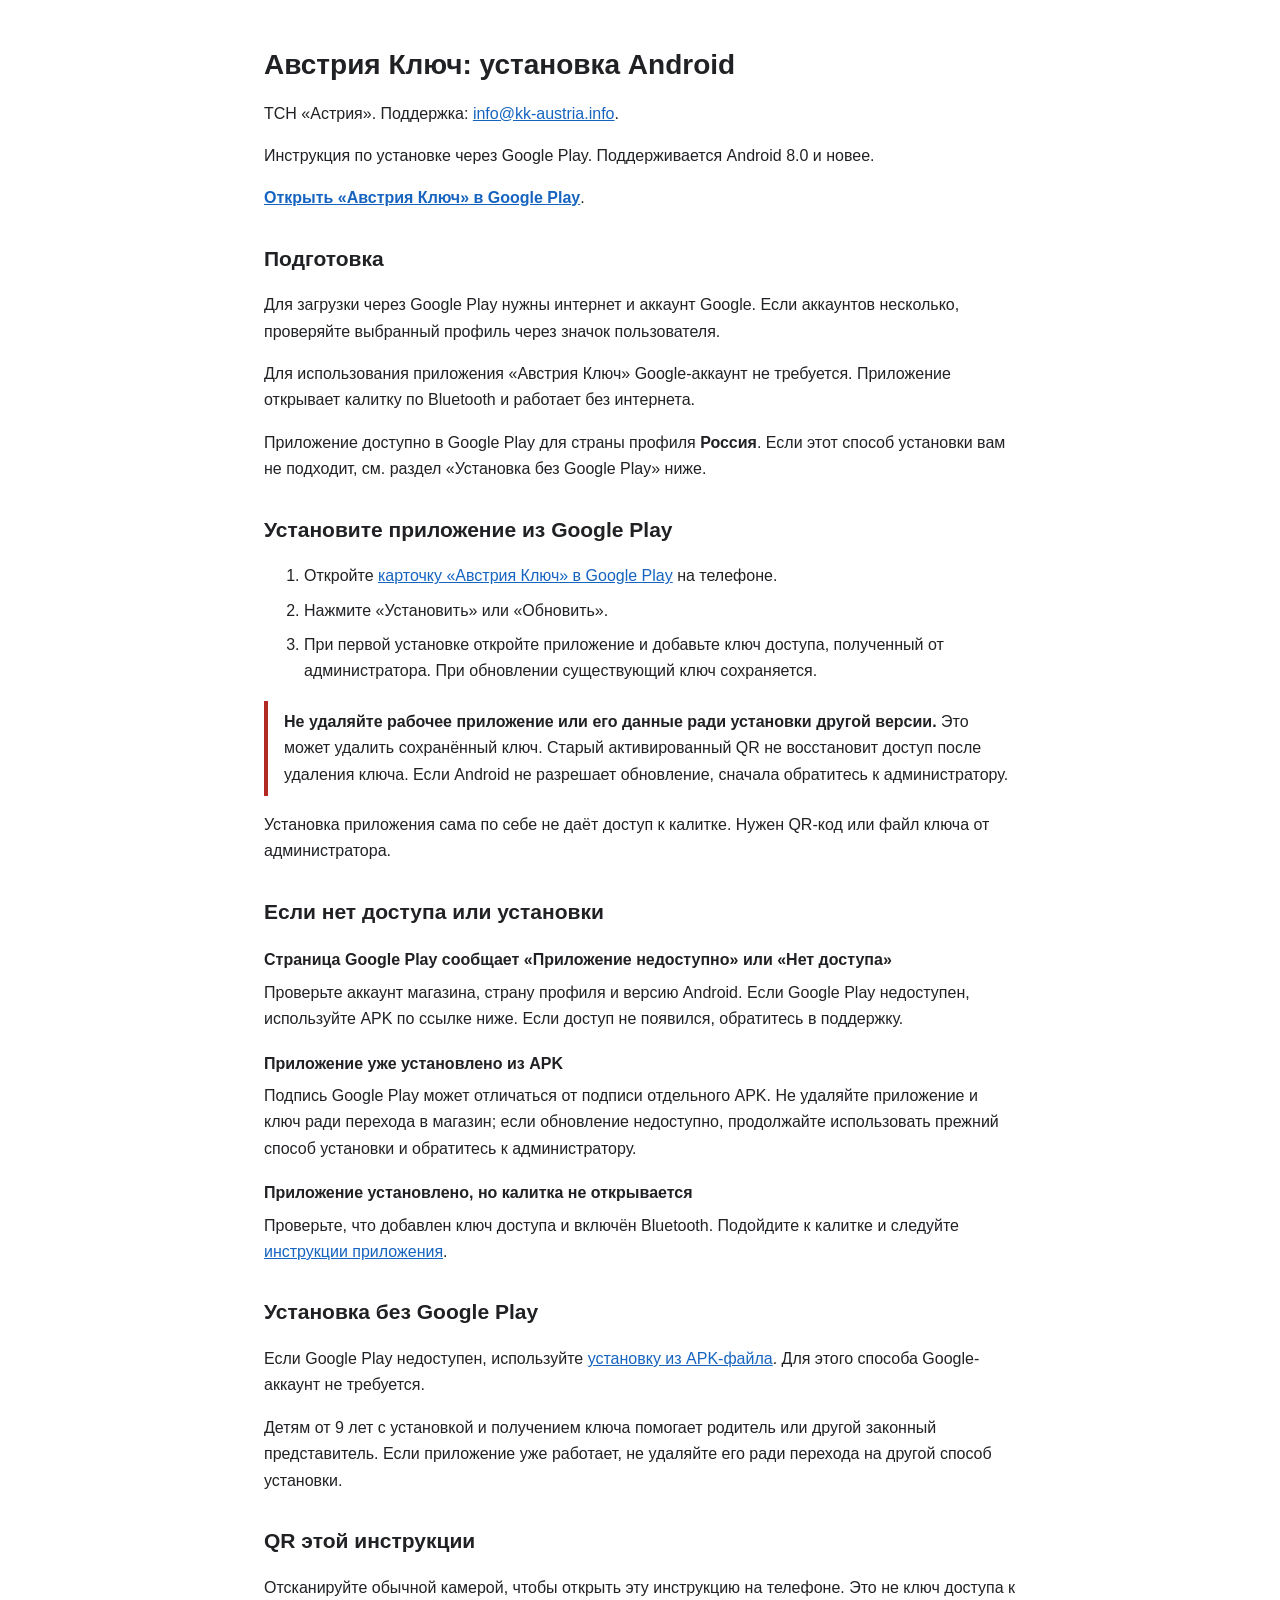
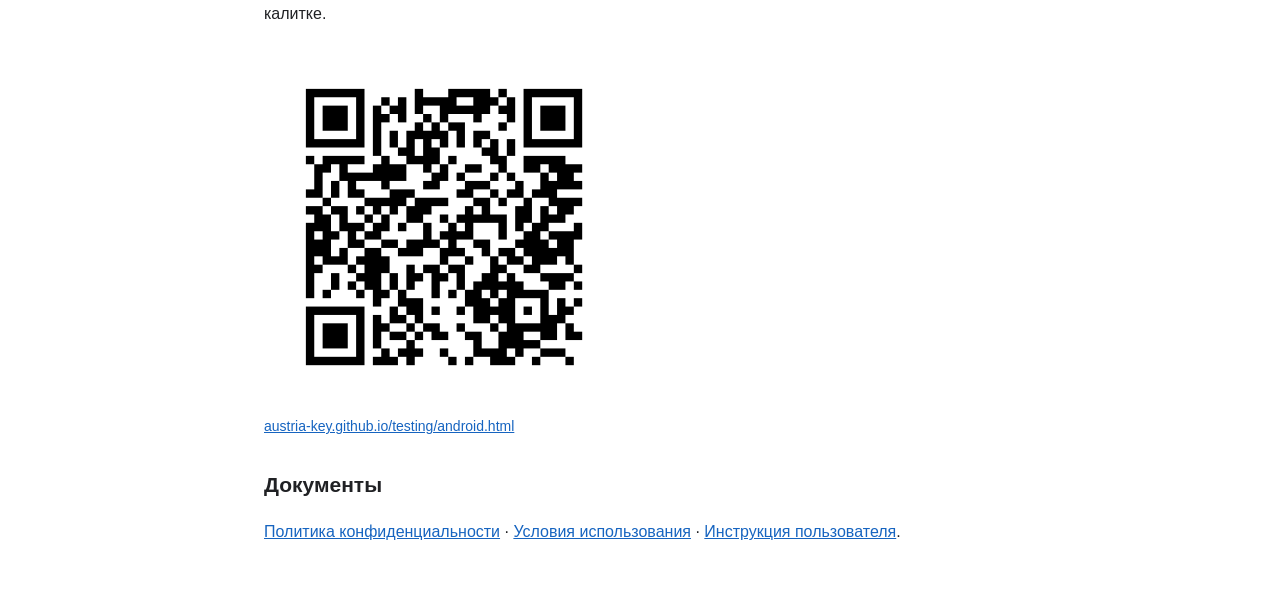
<file: testing/android.html>
<!doctype html>
<html lang="ru">
<head>
  <meta charset="utf-8">
  <meta name="viewport" content="width=device-width, initial-scale=1">
  <base target="_blank">
  <title>Австрия Ключ: установка Android из Google Play</title>
  <style>
    *{box-sizing:border-box}body{margin:0;background:#fff;color:#202124;font:16px/1.65 -apple-system,BlinkMacSystemFont,"Segoe UI",sans-serif}
    main{max-width:800px;margin:0 auto;padding:28px 24px 48px}h1{font-size:28px;line-height:1.25}h2{font-size:21px;margin:30px 0 12px}h3{font-size:18px}
    p,li,dd,dt,code{overflow-wrap:anywhere}li{margin:8px 0}a{color:#1664c0}code{font-size:14px}small{color:#62656a}
    .notice{border-left:4px solid #b32a24;padding:8px 0 8px 16px}nav{padding:14px 0;border-top:1px solid #ddd;border-bottom:1px solid #ddd}dt{font-weight:600;margin-top:18px}dd{margin:6px 0 0}figure{margin:20px 0}figure img{display:block;width:min(100%,360px);height:auto}figcaption{font-size:14px;margin-top:8px}
    @media(max-width:480px){main{padding:20px 16px 36px}}
  </style>
</head>
<body><main>
  <h1>Австрия Ключ: установка Android</h1>
  <p>ТСН «Астрия». Поддержка: <a href="mailto:info@kk-austria.info">info@kk-austria.info</a>.</p>
  <p>Инструкция по установке через Google Play. Поддерживается Android 8.0 и новее.</p>
  <p><a href="https://play.google.com/store/apps/details?id=ru.austria.key"><strong>Открыть «Австрия Ключ» в Google Play</strong></a>.</p>

  <section id="prepare">
    <h2>Подготовка</h2>
    <p>Для загрузки через Google Play нужны интернет и аккаунт Google. Если аккаунтов несколько, проверяйте выбранный профиль через значок пользователя.</p>
    <p>Для использования приложения «Австрия Ключ» Google-аккаунт не требуется. Приложение открывает калитку по Bluetooth и работает без интернета.</p>
    <p>Приложение доступно в Google Play для страны профиля <strong>Россия</strong>. Если этот способ установки вам не подходит, см. раздел «Установка без Google Play» ниже.</p>
  </section>

  <section id="install">
    <h2>Установите приложение из Google Play</h2>
    <ol>
      <li>Откройте <a id="store-link" href="https://play.google.com/store/apps/details?id=ru.austria.key">карточку «Австрия Ключ» в Google Play</a> на телефоне.</li>
      <li>Нажмите «Установить» или «Обновить».</li>
      <li>При первой установке откройте приложение и добавьте ключ доступа, полученный от администратора. При обновлении существующий ключ сохраняется.</li>
    </ol>
    <p class="notice"><strong>Не удаляйте рабочее приложение или его данные ради установки другой версии.</strong> Это может удалить сохранённый ключ. Старый активированный QR не восстановит доступ после удаления ключа. Если Android не разрешает обновление, сначала обратитесь к администратору.</p>
    <p>Установка приложения сама по себе не даёт доступ к калитке. Нужен QR-код или файл ключа от администратора.</p>
  </section>

  <section id="problems">
    <h2>Если нет доступа или установки</h2>
    <dl>
      <dt>Страница Google Play сообщает «Приложение недоступно» или «Нет доступа»</dt>
      <dd>Проверьте аккаунт магазина, страну профиля и версию Android. Если Google Play недоступен, используйте APK по ссылке ниже. Если доступ не появился, обратитесь в поддержку.</dd>
      <dt>Приложение уже установлено из APK</dt>
      <dd>Подпись Google Play может отличаться от подписи отдельного APK. Не удаляйте приложение и ключ ради перехода в магазин; если обновление недоступно, продолжайте использовать прежний способ установки и обратитесь к администратору.</dd>
      <dt>Приложение установлено, но калитка не открывается</dt>
      <dd>Проверьте, что добавлен ключ доступа и включён Bluetooth. Подойдите к калитке и следуйте <a href="../help.html">инструкции приложения</a>.</dd>
    </dl>
  </section>

  <section id="fallback">
    <h2>Установка без Google Play</h2>
    <p>Если Google Play недоступен, используйте <a href="../downloads/index.html">установку из APK-файла</a>. Для этого способа Google-аккаунт не требуется.</p>
    <p>Детям от 9 лет с установкой и получением ключа помогает родитель или другой законный представитель. Если приложение уже работает, не удаляйте его ради перехода на другой способ установки.</p>
  </section>
  <section id="qr">
    <h2>QR этой инструкции</h2>
    <p>Отсканируйте обычной камерой, чтобы открыть эту инструкцию на телефоне. Это не ключ доступа к калитке.</p>
    <figure><a href="android-google-play-qr.png"><img src="android-google-play-qr.png" width="344" height="344" alt="QR инструкции установки Австрия Ключ из Google Play"></a><figcaption><a href="https://austria-key.github.io/testing/android.html">austria-key.github.io/testing/android.html</a></figcaption></figure>
  </section>
  <h2>Документы</h2>
  <p><a href="../privacy.html">Политика конфиденциальности</a> · <a href="../terms.html">Условия использования</a> · <a href="../help.html">Инструкция пользователя</a>.</p>
</main></body>
</html>
</file>
<file: admin/admin.css>
:root{color-scheme:light;--ink:#182024;--muted:#5c666b;--line:#d7dfe2;--paper:#fff;--green:#176b43;--red:#aa2424;--amber:#795115}
.tabs{flex-wrap:wrap}
.table-wrap .opening-table{min-width:0;table-layout:fixed}.opening-table th{white-space:normal}.opening-table th:first-child{width:50%}.opening-table td:first-child{white-space:normal}.opening-table td{overflow-wrap:anywhere}#more-openings{margin-top:16px}
.diagnostics-summary{display:grid;grid-template-columns:minmax(120px,220px) minmax(0,1fr);gap:8px 16px;margin:16px 0}.diagnostics-summary dt{color:var(--muted);font-size:13px}.diagnostics-summary dd{margin:0;overflow-wrap:anywhere}
.auth-modes{display:inline-flex;gap:2px;border:1px solid var(--line);border-radius:5px;padding:3px;margin-bottom:14px}.auth-modes button{border:0;min-width:105px}.auth-modes .selected{background:var(--green);color:white}.password-form{display:grid;gap:14px;max-width:360px}.password-form button{justify-self:start}.checkbox-label{flex-direction:row;align-items:center;font-size:14px}.checkbox-label input{width:18px;height:18px;padding:0;flex:none}
#batch-result{flex-direction:column;align-items:flex-start;width:100%}#batch-result .actions{max-width:100%}#batch-result .qr-preview{display:block;padding:0;border:0;background:white;max-width:100%;width:420px;cursor:copy}#batch-result .qr-preview img{display:block;width:100%;height:auto;max-height:700px;object-fit:contain}#batch-result button{white-space:normal;overflow-wrap:anywhere}
*{box-sizing:border-box}body{margin:0;background:#f3f5f6;color:var(--ink);font:15px/1.5 system-ui,-apple-system,BlinkMacSystemFont,"Segoe UI",sans-serif;letter-spacing:0}button,input,select{font:inherit}button,a,input,select{touch-action:manipulation}[hidden]{display:none!important}button{min-height:40px;padding:8px 14px;border:1px solid #bac5ca;border-radius:5px;background:white;color:var(--ink);cursor:pointer;display:inline-flex;gap:8px;align-items:center;justify-content:center}button:hover{background:#eaf0f2}button:disabled{opacity:.55;cursor:wait}button:focus-visible,a:focus-visible,input:focus-visible,select:focus-visible{outline:3px solid #639ed0;outline-offset:2px}button svg,.icon-button svg{width:20px;height:20px;fill:none;stroke:currentColor;stroke-width:2;stroke-linecap:round;stroke-linejoin:round;flex:none}.primary{background:var(--green);border-color:var(--green);color:white}.primary:hover{background:#105835}.danger{color:var(--red);border-color:#c78686}.danger:hover{background:#fff1f1}.icon-button{width:40px;height:40px;min-width:40px;padding:9px;text-decoration:none;border:1px solid #bac5ca;border-radius:5px;background:white;color:var(--ink);display:inline-flex;align-items:center;justify-content:center}.icon-button:hover{background:#eaf0f2}.text-button{background:none;border:0;padding:2px 0;min-height:32px;justify-content:flex-start;color:#245d86}.text-button:hover{background:none;text-decoration:underline}a{color:#245d86}.topbar{display:flex;align-items:center;justify-content:space-between;gap:16px;padding:16px 24px;background:white;border-bottom:1px solid var(--line)}.brand{display:flex;align-items:center;gap:12px;min-width:0}.brand img{object-fit:contain;flex:none}.brand h1{font-size:20px;line-height:1.25;margin:0}.brand span{font-size:13px;color:var(--muted)}.header-actions{display:flex;align-items:center;gap:8px;min-width:0}.identity{font-size:13px;text-align:right;max-width:260px;overflow-wrap:anywhere;margin-right:8px}main{max-width:1380px;margin:auto;padding:20px 24px 0}section{padding:22px 0;border-bottom:1px solid var(--line)}h2{font-size:19px;margin:0 0 14px;line-height:1.3}p{margin:10px 0}label{display:flex;flex-direction:column;gap:6px;font-size:13px;color:#39484f;min-width:0}input,select{height:42px;min-width:0;width:100%;padding:8px 10px;border:1px solid #bac5ca;border-radius:4px;background:white;color:var(--ink)}.actions{display:flex;flex-wrap:wrap;gap:10px;align-items:center}.auth-view{max-width:680px}.auth-view p{color:var(--muted);margin-bottom:18px}.form-grid{display:grid;grid-template-columns:repeat(2,minmax(0,360px));gap:14px}.full{grid-column:1/-1}#bootstrap-label{max-width:360px;margin-top:12px}.registration-result{margin-top:16px;padding:12px 16px;background:#eaf2ee;border-left:3px solid var(--green);overflow-wrap:anywhere}.fingerprint{font:12px/1.5 ui-monospace,SFMono-Regular,Consolas,monospace;overflow-wrap:anywhere;word-break:break-word}.tabs{display:flex;gap:4px;border-bottom:1px solid var(--line);margin-top:6px}.tabs button{border:0;background:none;border-radius:0;padding:12px 18px;border-bottom:3px solid transparent}.tabs .selected{border-bottom-color:var(--green);color:var(--green);font-weight:600}.issue-form{display:grid;grid-template-columns:minmax(220px,360px) 150px max-content;gap:14px;align-items:end}.filters{display:flex;gap:12px;align-items:end;flex-wrap:wrap;margin-bottom:16px}.filters label{width:220px}.section-heading{display:flex;justify-content:space-between;align-items:center;gap:12px;margin-bottom:12px}.section-heading h2{margin:0}.muted{color:var(--muted);font-size:14px}.admin-notice{font-size:13px;color:var(--amber);background:#fff7e9;border-left:3px solid #b68126;padding:10px 12px}.message{padding:12px 14px;border-left:3px solid var(--green);background:#e7f1ea;overflow-wrap:anywhere}.message.error{background:#fff0ed;border-color:var(--red);color:#822626}.table-wrap{width:100%;overflow-x:auto;overscroll-behavior-x:contain;border-top:1px solid var(--line);border-bottom:1px solid var(--line)}table{width:100%;border-collapse:collapse;min-width:750px;font-size:14px}th{text-align:left;background:#e9edef;color:#455159;font-size:12px;font-weight:600;white-space:nowrap;padding:11px 12px}td{padding:12px;border-top:1px solid var(--line);vertical-align:middle}td:first-child{white-space:nowrap}td .actions{flex-wrap:nowrap}.badge{font-size:12px;display:inline-block;border-radius:3px;padding:3px 7px;white-space:nowrap;background:#e9edf0}.badge.active{background:#e3f1e8;color:#155a38}.badge.revoked{background:#f5e5e4;color:#942b28}.badge.pending{background:#fff2d7;color:#77501a}.empty{color:var(--muted);padding:14px 0}.batch-result{display:flex;flex-wrap:wrap;align-items:center;gap:12px;margin-top:16px}.requests-table{min-width:930px}.requests-table td:nth-child(2){min-width:150px}.requests-table td:nth-child(3){width:235px;min-width:180px}.requests-table select{min-width:195px;max-width:250px}.principal{padding:16px 0;border-top:1px solid var(--line)}.principal:first-child{border-top:0}.principal-heading{display:flex;align-items:center;justify-content:space-between;gap:12px;margin-bottom:10px}.principal-heading strong{overflow-wrap:anywhere}.passkey-row{display:grid;grid-template-columns:minmax(120px,180px) minmax(160px,1fr) auto;align-items:center;gap:12px;border-top:1px solid #e5e9eb;padding:10px 0;font-size:13px}.passkey-row .fingerprint{max-width:560px}.principal.disabled{opacity:.65}dialog{border:1px solid var(--line);border-radius:8px;max-width:560px;width:calc(100% - 32px);padding:24px;color:var(--ink)}dialog::backdrop{background:#18202488}#confirm-text{white-space:pre-line;overflow-wrap:anywhere;margin-bottom:20px}dialog .actions{justify-content:flex-end}footer{max-width:1380px;margin:24px auto;padding:0 24px 24px;font-size:13px;color:var(--muted)}noscript{display:block;padding:24px}.help-main{max-width:840px}.help-main h1{font-size:25px}.help-main section{padding:20px 0}.help-main li{margin-bottom:8px}.help-main code{overflow-wrap:anywhere}.help-main a{overflow-wrap:anywhere}
@media(max-width:640px){.topbar{padding:12px 16px;align-items:flex-start}.brand{gap:8px}.brand h1{font-size:17px}.brand img{width:32px;height:32px}.header-actions{flex-wrap:wrap;justify-content:flex-end;max-width:160px;gap:5px}.identity{width:100%;font-size:11px;margin:0;max-width:160px}.icon-button{width:36px;height:36px;min-width:36px;padding:7px}main{padding:12px 16px 0}section{padding:18px 0}.issue-form{grid-template-columns:minmax(0,1fr) 112px;gap:12px}.issue-form button{grid-column:1/-1;justify-self:start}.form-grid{grid-template-columns:1fr}.filters{gap:10px}.filters label{width:calc(50% - 5px)}.filters button{width:100%}.tabs button{padding:12px 10px;font-size:14px}.passkey-row{grid-template-columns:minmax(0,1fr) auto}.passkey-row .fingerprint{grid-column:1/-1;grid-row:2}.principal-heading{align-items:flex-start}footer{padding-left:16px;padding-right:16px}.auth-view .actions button{width:100%}.brand span{font-size:11px}h2{font-size:18px}}
</file>
